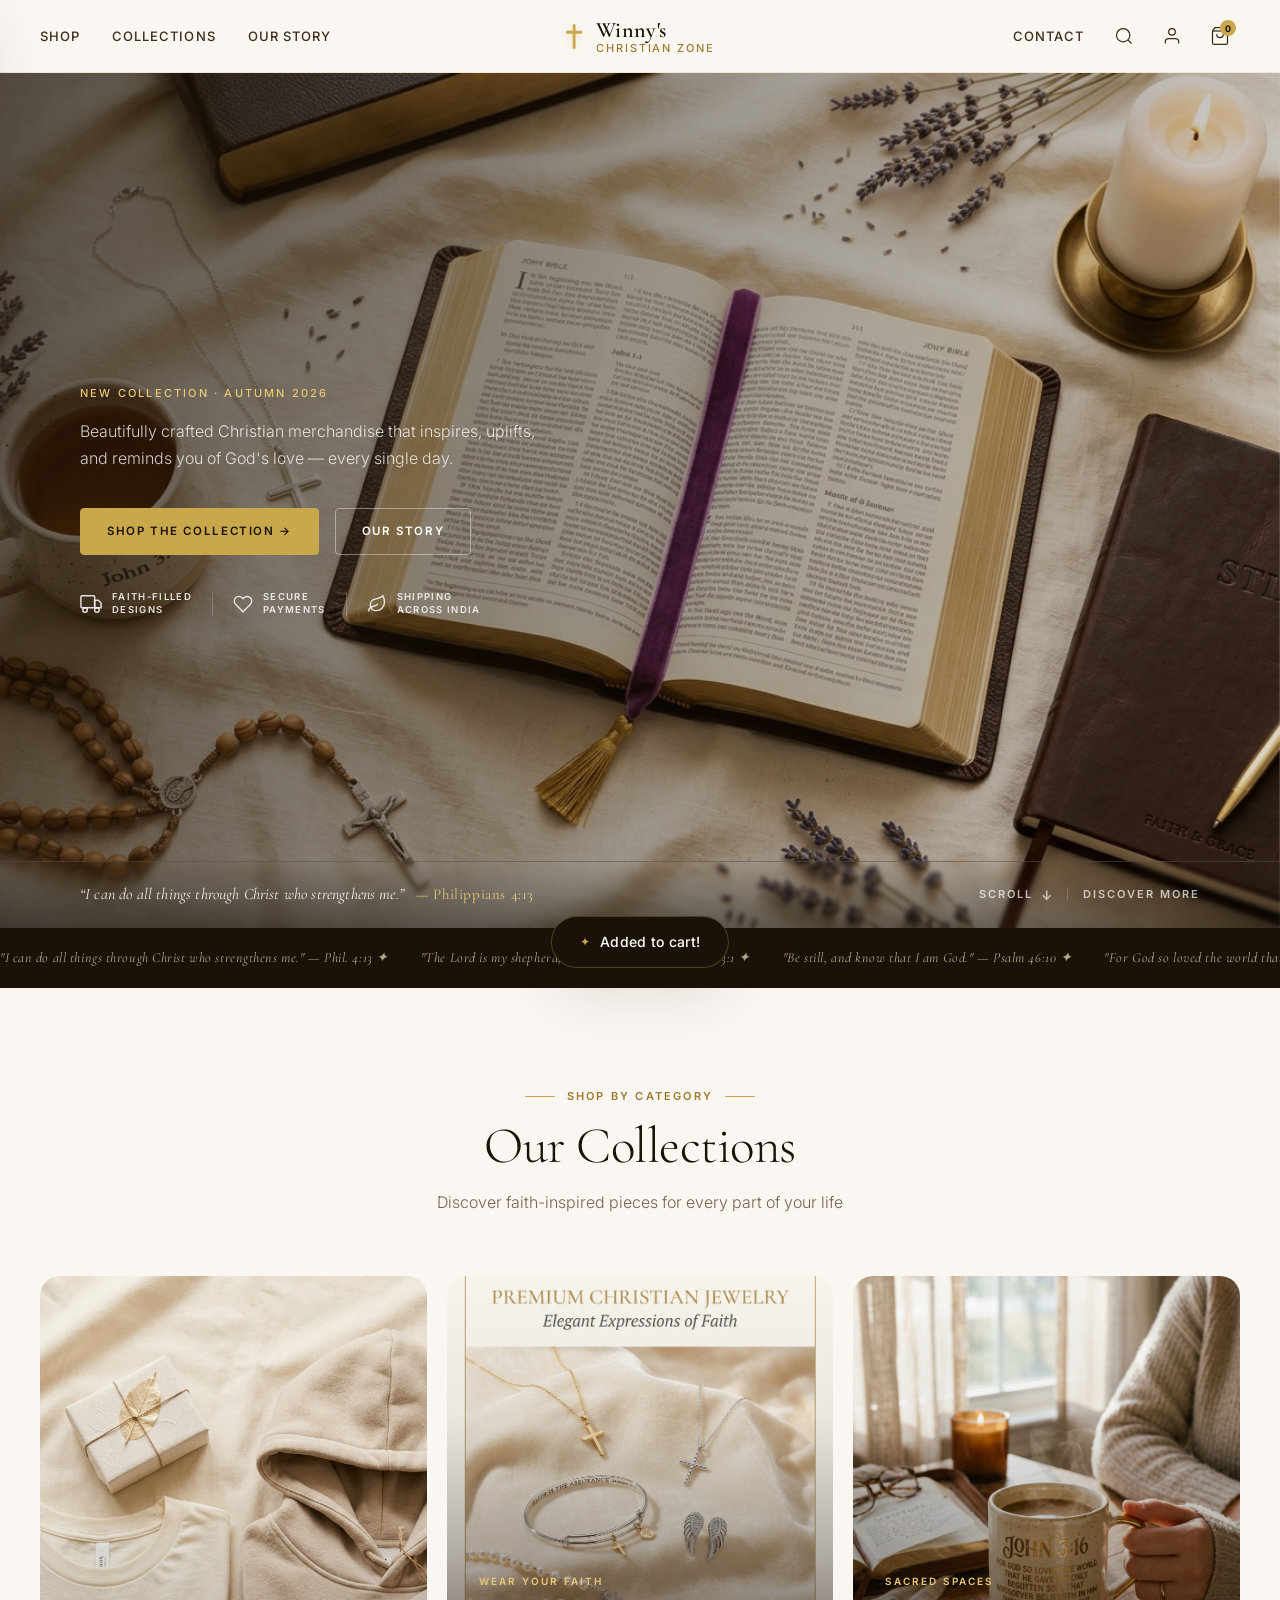
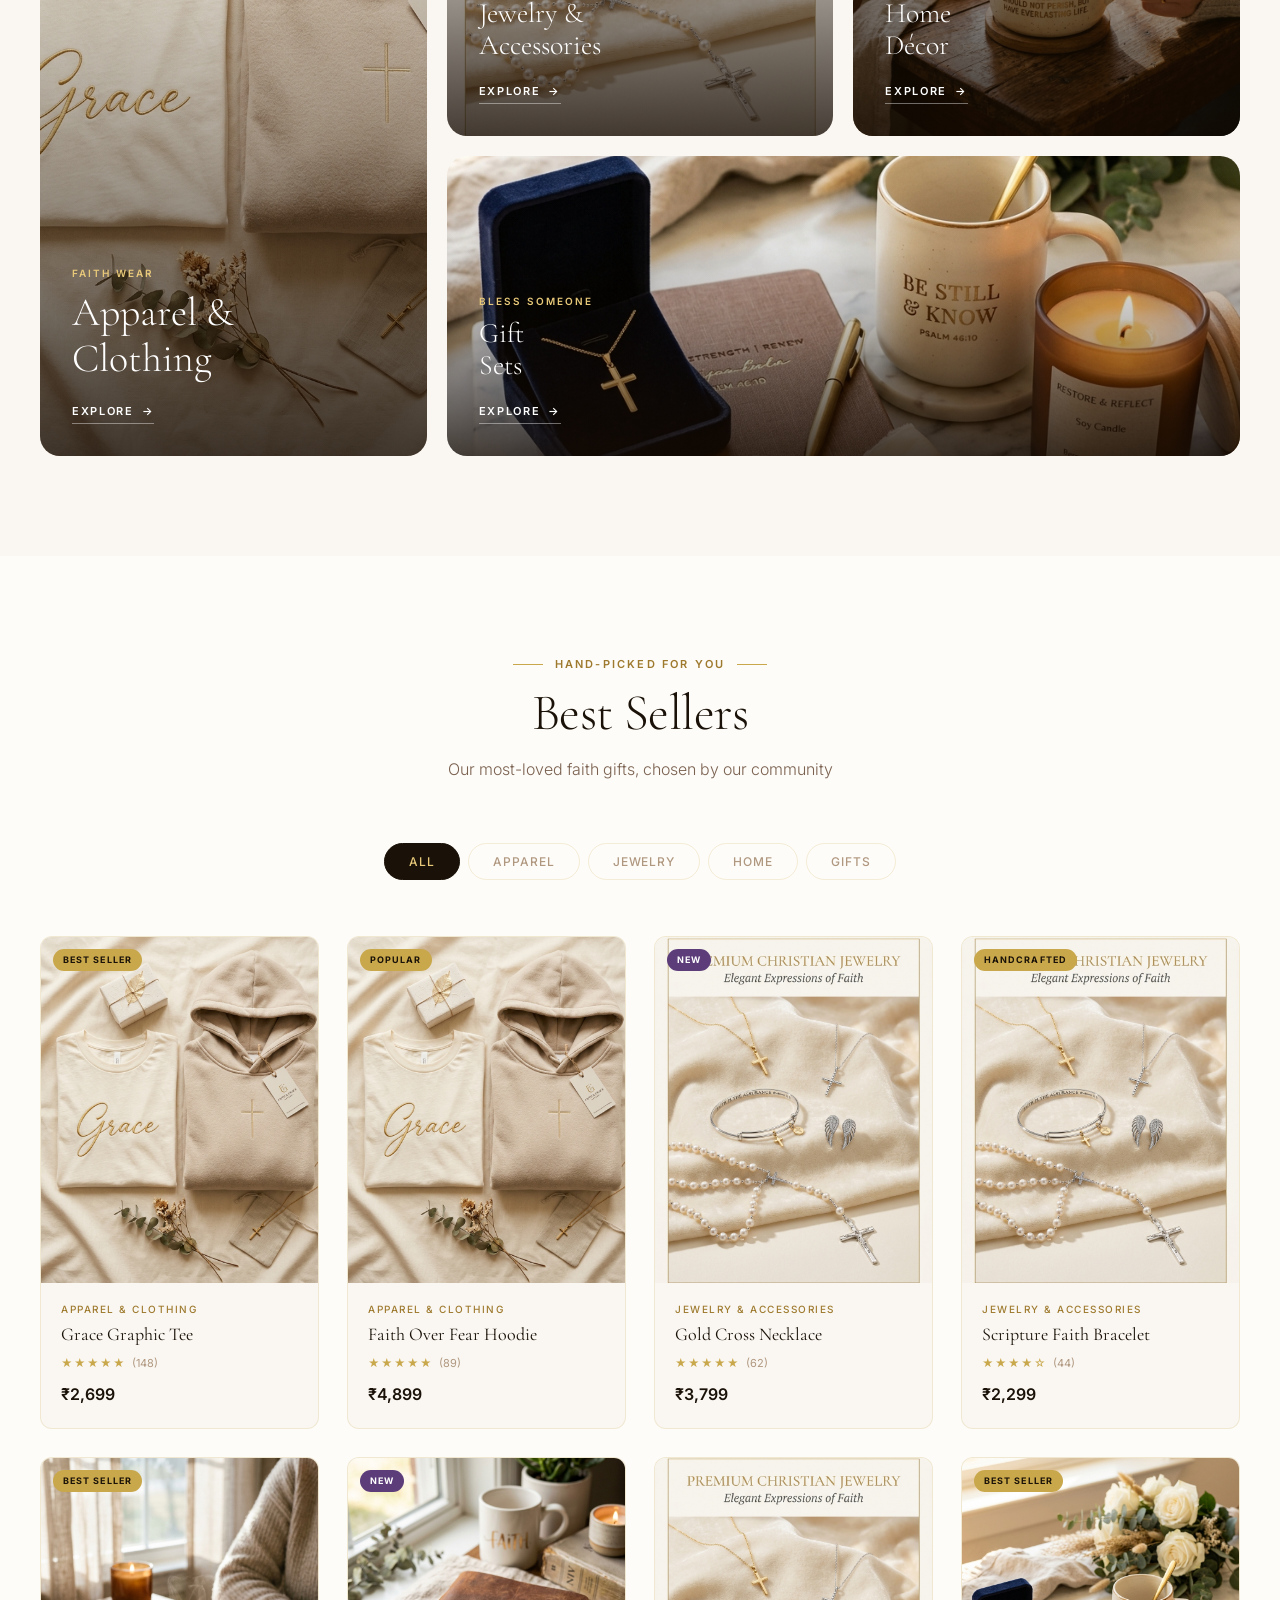
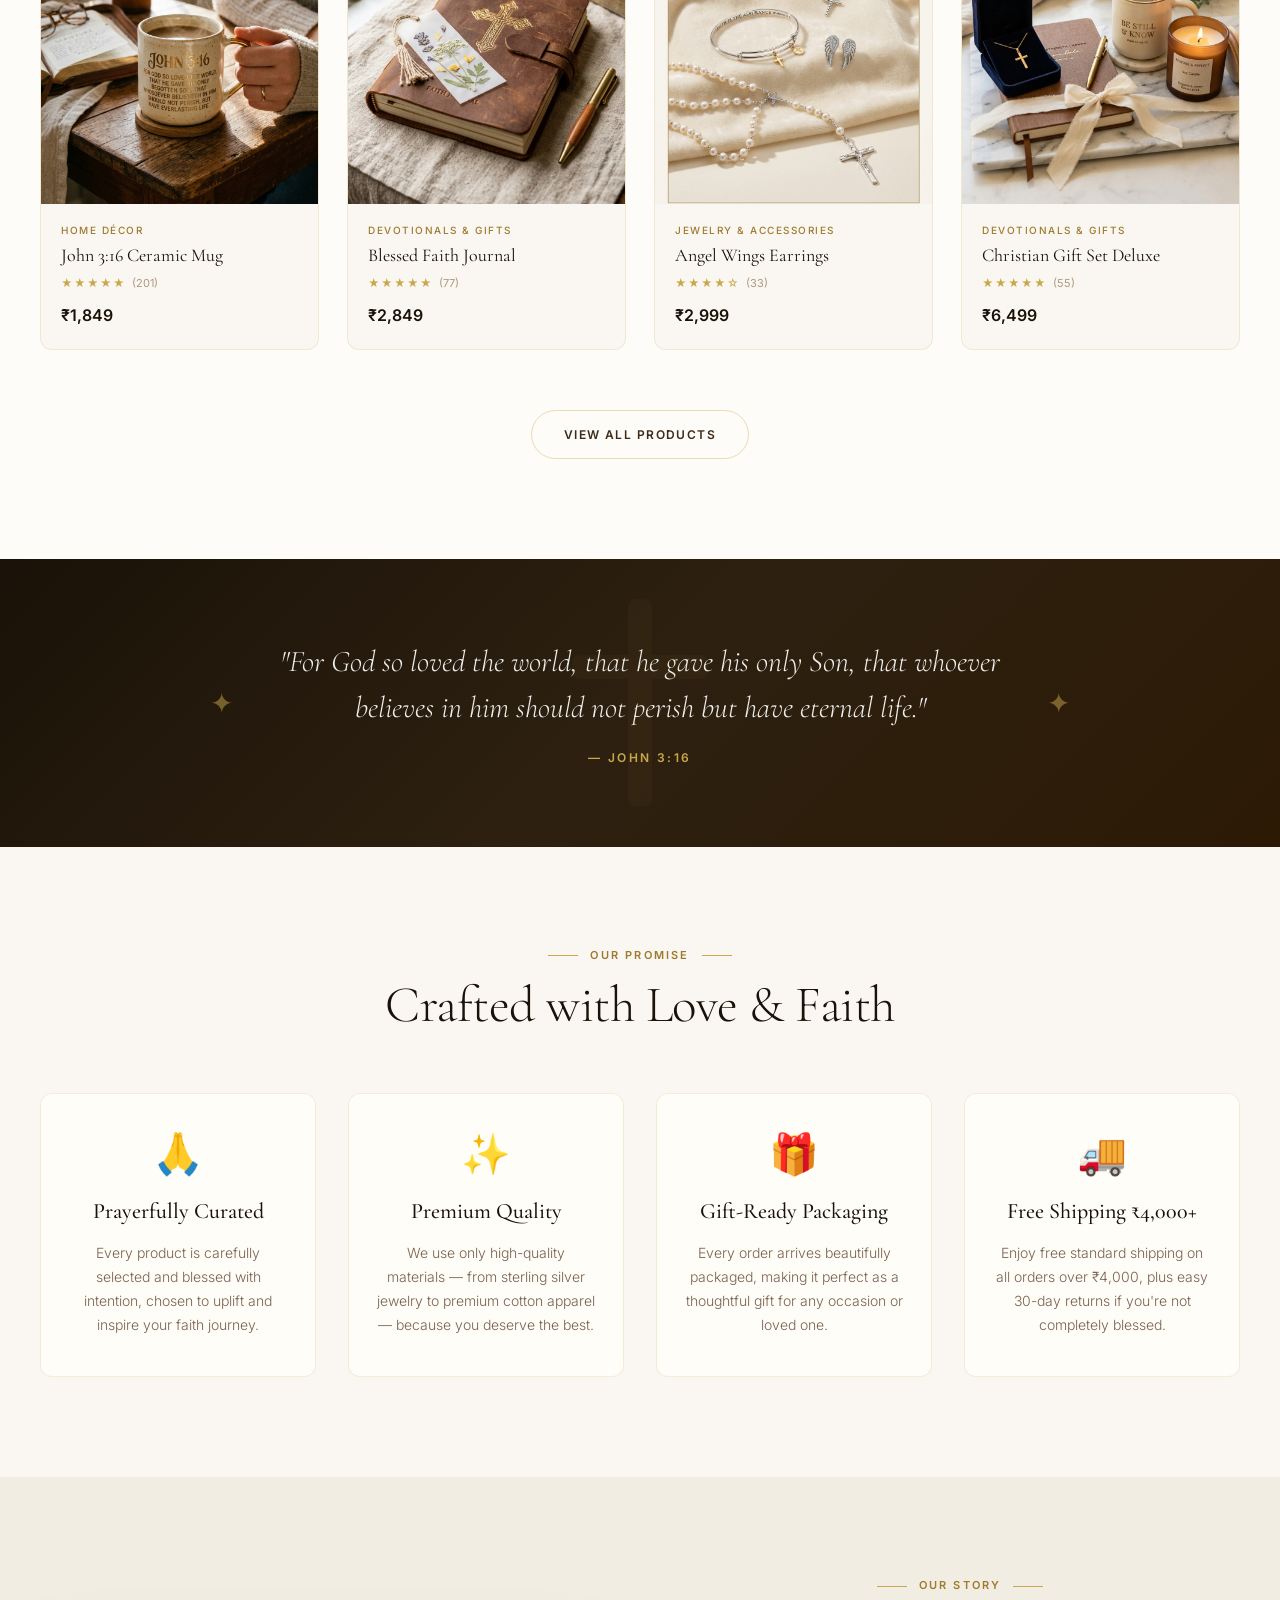
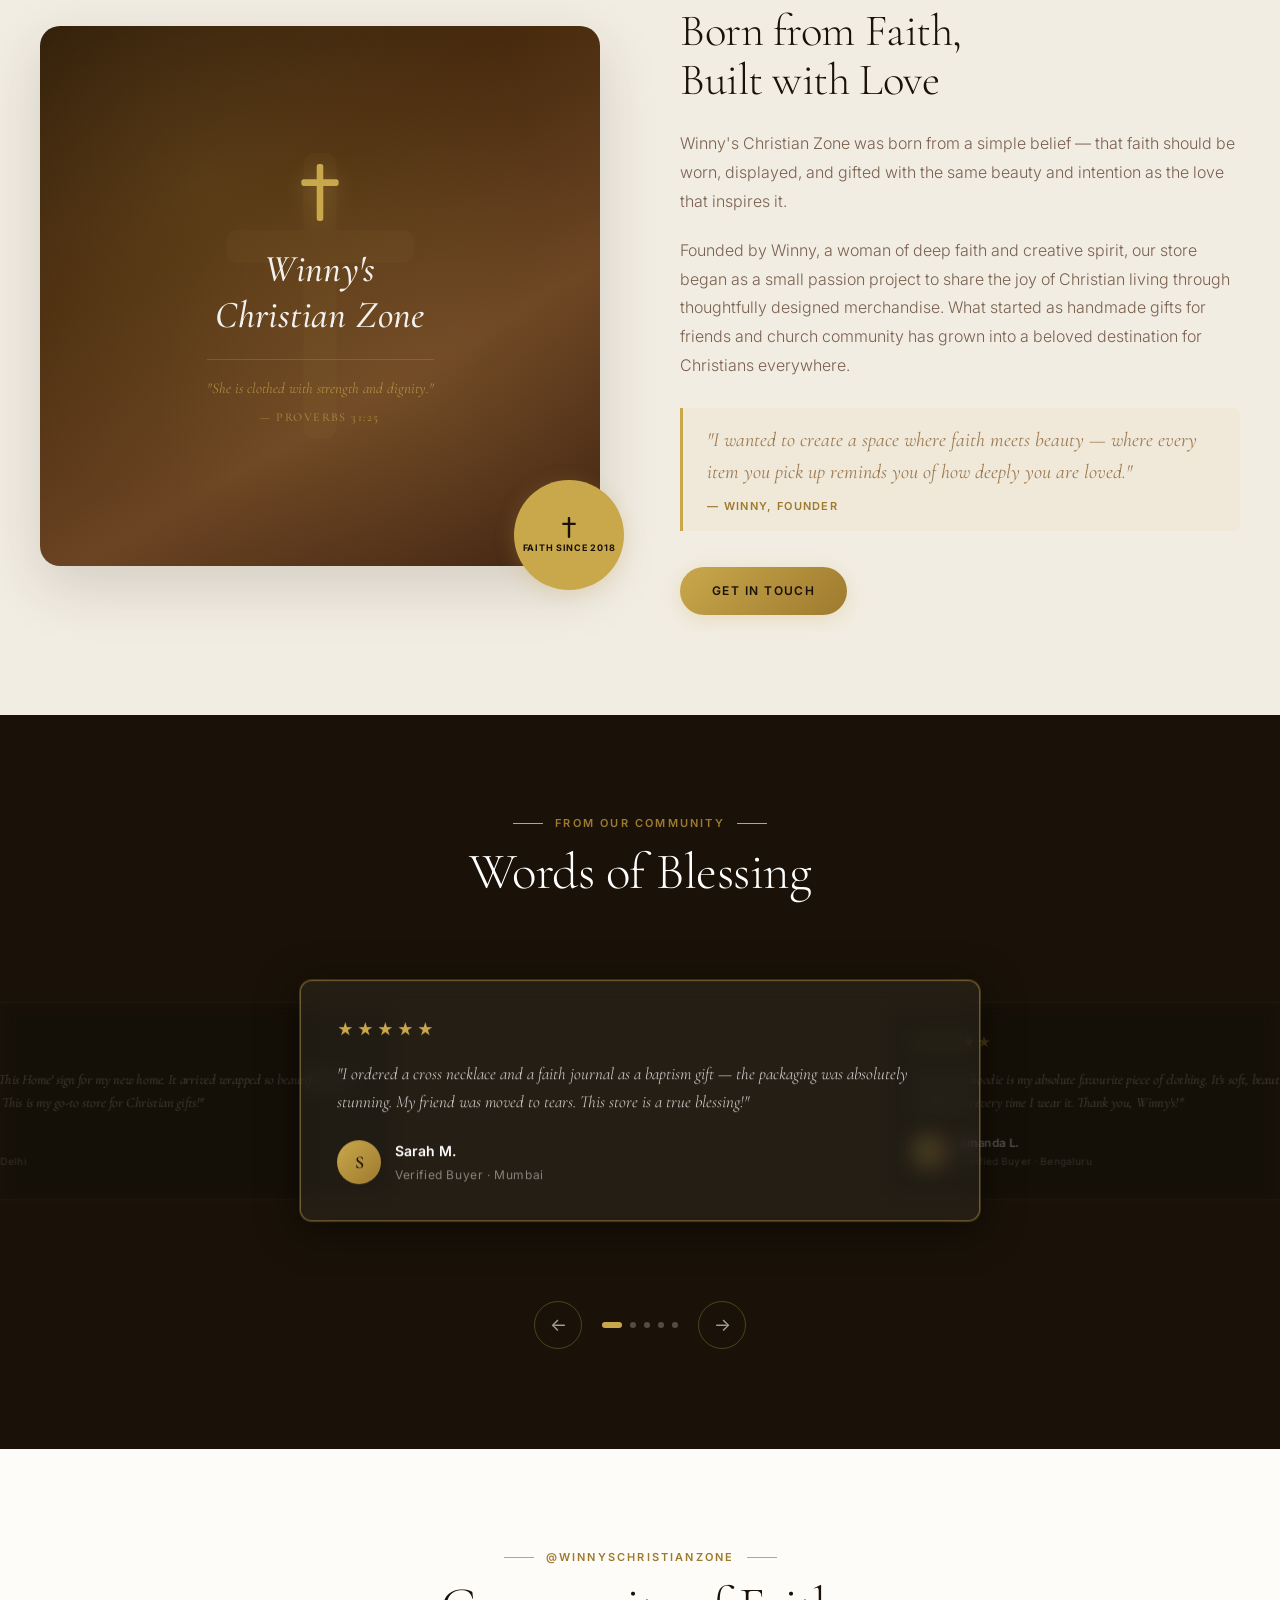
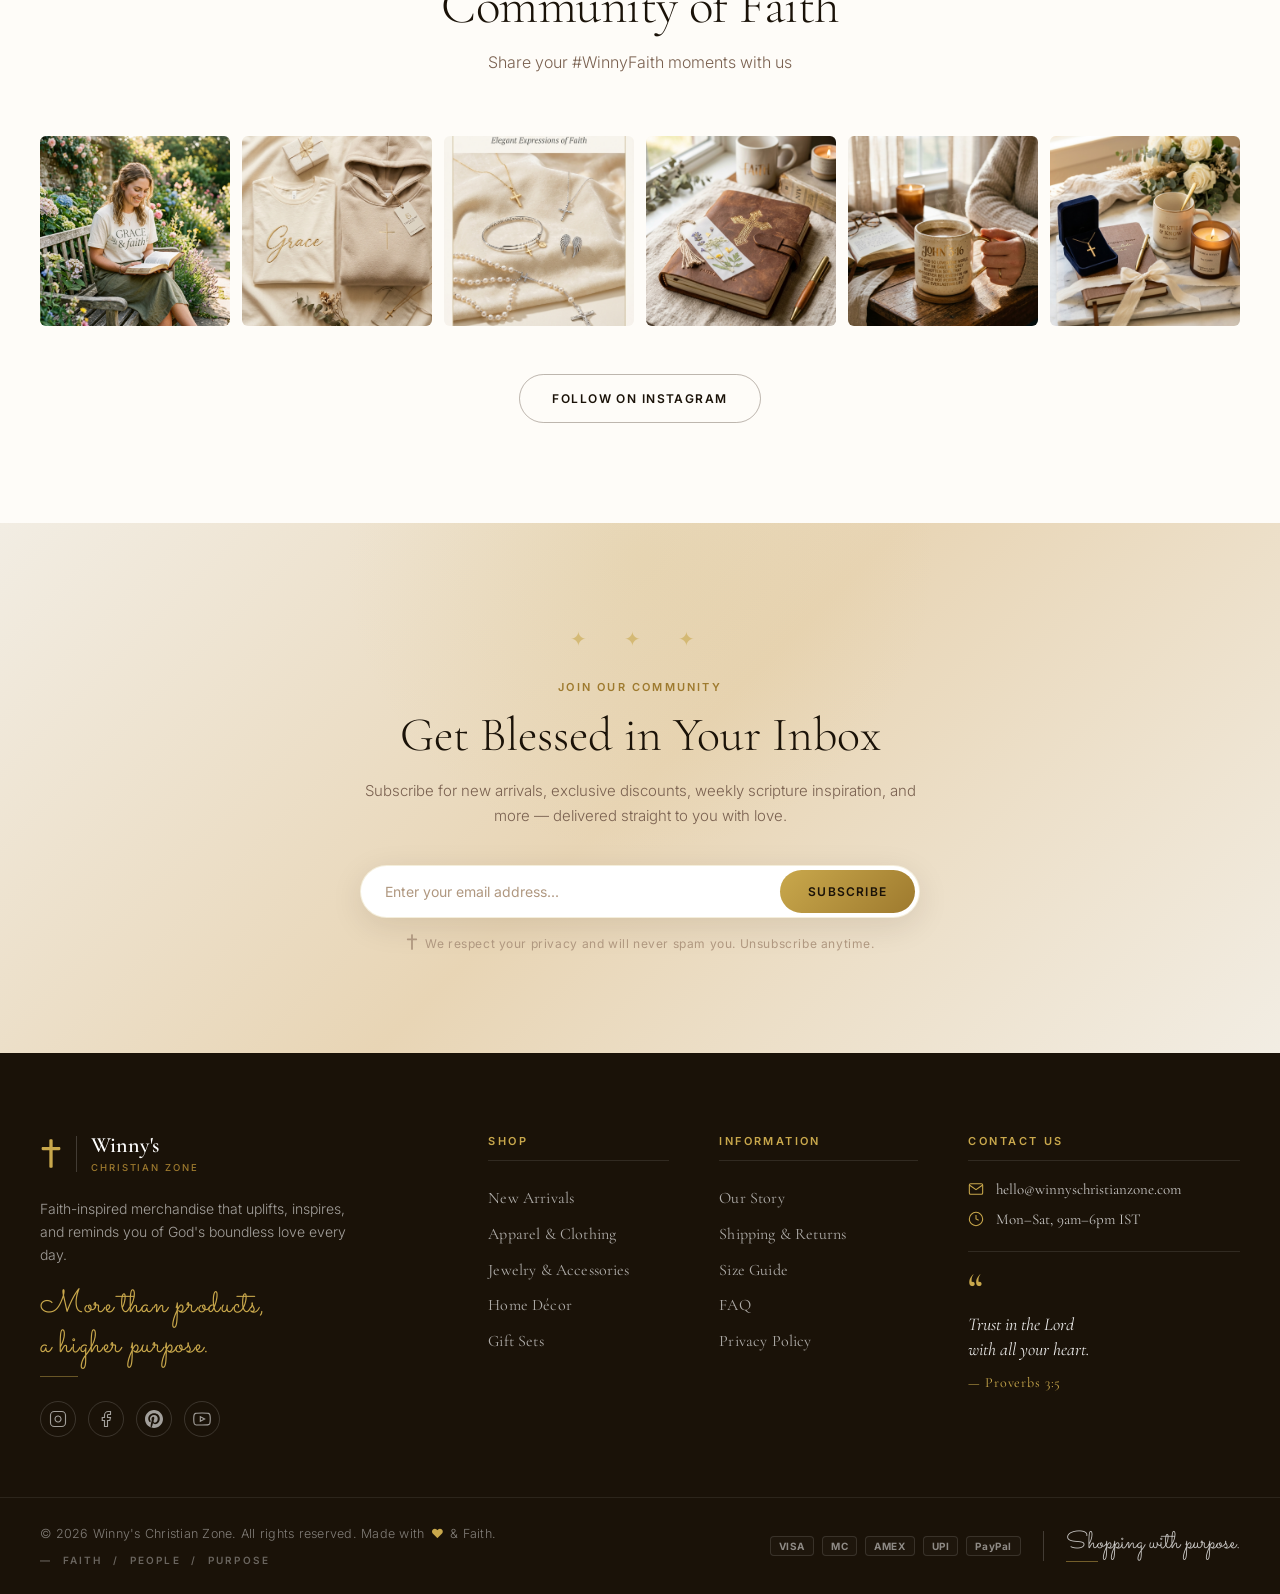
<file: index.html>
<!DOCTYPE html>
<html lang="en">
<head>
  <meta charset="UTF-8" />
  <meta name="viewport" content="width=device-width, initial-scale=1.0" />
  <meta name="description" content="Winny's Christian Zone — Premium faith-inspired merchandise. Discover beautifully crafted Christian apparel, jewelry, home decor, and devotional gifts that celebrate your walk with God." />
  <meta name="keywords" content="Christian merchandise, faith gifts, Christian apparel, cross jewelry, Bible gifts, devotional gifts, Christian store" />
  <title>Winny's Christian Zone | Faith-Inspired Merchandise</title>
  <link rel="preconnect" href="https://fonts.googleapis.com" />
  <link rel="preconnect" href="https://fonts.gstatic.com" crossorigin />
  <link href="https://fonts.googleapis.com/css2?family=Cormorant+Garamond:ital,wght@0,300;0,400;0,500;0,600;0,700;1,300;1,400;1,500&family=Inter:wght@300;400;500;600&family=Sacramento&display=swap" rel="stylesheet" />
  <link rel="stylesheet" href="style.css" />
</head>
<body>
  <!-- Splash Screen -->
  <div id="splash-screen" class="splash-screen" aria-hidden="true">
    <div class="splash-logo">
      <span class="splash-logo-cross"><svg class="cross-icon" viewBox="0 0 20 26" fill="currentColor" xmlns="http://www.w3.org/2000/svg" aria-hidden="true"><path d="M8.5 1C8.5 0.45 8.95 0 9.5 0H10.5C11.05 0 11.5 0.45 11.5 1V7H17.5C18.05 7 18.5 7.45 18.5 8V9C18.5 9.55 18.05 10 17.5 10H11.5V25C11.5 25.55 11.05 26 10.5 26H9.5C8.95 26 8.5 25.55 8.5 25V10H2.5C1.95 10 1.5 9.55 1.5 9V8C1.5 7.45 1.95 7 2.5 7H8.5V1Z"/></svg></span>
      <div class="splash-logo-text">
        <span class="splash-logo-name">Winny's</span>
        <span class="splash-logo-sub">Christian Zone</span>
      </div>
    </div>
  </div>
  <header class="header" id="header">
    <div class="header-inner">
      <button class="mobile-menu-btn" id="mobile-menu-btn" aria-label="Open menu">
        <span></span><span></span><span></span>
      </button>

      <nav class="nav-left">
        <a href="collections.html" class="nav-link has-dropdown" data-dropdown="shop" id="nav-shop">Shop</a>
        <a href="collections.html" class="nav-link">Collections</a>
        <a href="#about" class="nav-link">Our Story</a>
      </nav>

      <a href="index.html" class="logo" id="logo">
        <span class="logo-cross"><svg class="cross-icon" viewBox="0 0 20 26" fill="currentColor" xmlns="http://www.w3.org/2000/svg" aria-hidden="true"><path d="M8.5 1C8.5 0.45 8.95 0 9.5 0H10.5C11.05 0 11.5 0.45 11.5 1V7H17.5C18.05 7 18.5 7.45 18.5 8V9C18.5 9.55 18.05 10 17.5 10H11.5V25C11.5 25.55 11.05 26 10.5 26H9.5C8.95 26 8.5 25.55 8.5 25V10H2.5C1.95 10 1.5 9.55 1.5 9V8C1.5 7.45 1.95 7 2.5 7H8.5V1Z"/></svg></span>
        <div class="logo-text">
          <span class="logo-name">Winny's</span>
          <span class="logo-sub">Christian Zone</span>
        </div>
      </a>

      <nav class="nav-right">
        <a href="#contact" class="nav-link">Contact</a>
      </nav>

      <div class="header-actions">
        <button class="icon-btn" aria-label="Search" id="search-btn">
          <svg width="20" height="20" viewBox="0 0 24 24" fill="none" stroke="currentColor" stroke-width="1.5"><circle cx="11" cy="11" r="8"/><path d="m21 21-4.35-4.35"/></svg>
        </button>
        <button class="icon-btn" aria-label="Account" id="account-btn">
          <svg width="20" height="20" viewBox="0 0 24 24" fill="none" stroke="currentColor" stroke-width="1.5"><path d="M20 21v-2a4 4 0 0 0-4-4H8a4 4 0 0 0-4 4v2"/><circle cx="12" cy="7" r="4"/></svg>
        </button>
        <a href="cart.html" class="icon-btn cart-btn" aria-label="Cart" id="cart-btn">
          <svg width="20" height="20" viewBox="0 0 24 24" fill="none" stroke="currentColor" stroke-width="1.5"><path d="M6 2 3 6v14a2 2 0 0 0 2 2h14a2 2 0 0 0 2-2V6l-3-4z"/><line x1="3" y1="6" x2="21" y2="6"/><path d="M16 10a4 4 0 0 1-8 0"/></svg>
          <span class="cart-count" id="cart-count">0</span>
        </a>
      </div>
    </div>

    <!-- Dropdown Menu -->
    <div class="dropdown-menu" id="dropdown-shop">
      <div class="dropdown-inner">
        <div class="dropdown-col">
          <h4>Shop by Category</h4>
          <a href="collections.html?category=apparel">Apparel &amp; Clothing</a>
          <a href="collections.html?category=jewelry">Jewelry &amp; Accessories</a>
          <a href="collections.html?category=home">Home D&eacute;cor</a>
          <a href="collections.html?category=gifts">Books &amp; Devotionals</a>
          <a href="collections.html?category=gifts">Gift Sets</a>
        </div>
        <div class="dropdown-col">
          <h4>Shop by Occasion</h4>
          <a href="collections.html">Christmas Gifts</a>
          <a href="collections.html">Easter Collection</a>
          <a href="collections.html">Baptism &amp; Confirmation</a>
          <a href="collections.html">Wedding Blessings</a>
          <a href="collections.html">Sympathy &amp; Prayer</a>
        </div>
        <div class="dropdown-col">
          <h4>Popular Right Now</h4>
          <a href="collections.html?sort=new">&#10022; New Arrivals</a>
          <a href="collections.html?sort=best">Best Sellers</a>
          <a href="collections.html?search=mug">Scripture Mugs</a>
          <a href="collections.html?search=journal">Faith Journals</a>
          <a href="collections.html?search=cross">Cross Necklaces</a>
        </div>
      </div>
    </div>
  </header>

  <!-- Mobile Nav -->
  <nav class="mobile-nav" id="mobile-nav">
    <button class="mobile-nav-close" id="mobile-nav-close">&#10005;</button>
    <div class="mobile-nav-logo">
      <svg class="cross-icon" viewBox="0 0 20 26" fill="currentColor" xmlns="http://www.w3.org/2000/svg" aria-hidden="true"><path d="M8.5 1C8.5 0.45 8.95 0 9.5 0H10.5C11.05 0 11.5 0.45 11.5 1V7H17.5C18.05 7 18.5 7.45 18.5 8V9C18.5 9.55 18.05 10 17.5 10H11.5V25C11.5 25.55 11.05 26 10.5 26H9.5C8.95 26 8.5 25.55 8.5 25V10H2.5C1.95 10 1.5 9.55 1.5 9V8C1.5 7.45 1.95 7 2.5 7H8.5V1Z"/></svg>
      <span>Winny's Christian Zone</span>
    </div>
    <a href="collections.html" class="mobile-nav-link">Shop All</a>
    <a href="collections.html?category=apparel" class="mobile-nav-link">Apparel</a>
    <a href="collections.html?category=jewelry" class="mobile-nav-link">Jewelry</a>
    <a href="collections.html?category=home" class="mobile-nav-link">Home D&eacute;cor</a>
    <a href="collections.html" class="mobile-nav-link">Collections</a>
    <a href="cart.html" class="mobile-nav-link">My Cart</a>
    <a href="#about" class="mobile-nav-link">Our Story</a>
    <a href="#contact" class="mobile-nav-link">Contact</a>
  </nav>
  <div class="mobile-nav-overlay" id="mobile-nav-overlay"></div>

  <!-- Search Overlay -->
  <div class="search-overlay" id="search-overlay">
    <button class="search-close" id="search-close">&#10005;</button>
    <div class="search-inner">
      <p class="search-label">What are you looking for?</p>
      <div class="search-input-wrap">
        <input type="text" class="search-input" placeholder="Search for faith, grace, love..." id="search-input" />
        <button class="search-submit" id="search-submit-btn">
          <svg width="22" height="22" viewBox="0 0 24 24" fill="none" stroke="currentColor" stroke-width="1.5"><circle cx="11" cy="11" r="8"/><path d="m21 21-4.35-4.35"/></svg>
        </button>
      </div>
      <div class="search-suggestions">
        <span>Popular:</span>
        <button class="search-tag">Cross Necklace</button>
        <button class="search-tag">Faith Journal</button>
        <button class="search-tag">Scripture Mug</button>
        <button class="search-tag">Grace Tee</button>
      </div>
    </div>
  </div>

  <main>
    <!-- Hero Section -->
    <section class="hero" id="hero">
      <div class="hero-image-wrap">
        <img src="images/hero_banner.jpg" alt="Christian merchandise flatlay with Bible, cross necklace, and devotional items" class="hero-image" loading="eager" />
        <div class="hero-overlay"></div>
      </div>
      <div class="hero-content">
        <p class="hero-eyebrow">New Collection &middot; Autumn 2026</p>
        <p class="hero-subtitle">Beautifully crafted Christian merchandise that inspires, uplifts, and reminds you of God's love &mdash; every single day.</p>
        <div class="hero-actions">
          <a href="collections.html" class="btn btn-primary" id="hero-shop-btn">SHOP THE COLLECTION &rarr;</a>
          <a href="#about" class="btn btn-ghost" id="hero-story-btn">OUR STORY</a>
        </div>

        <!-- Trust Features Strip -->
        <div class="hero-trust">
          <div class="hero-trust-item">
            <svg width="22" height="22" viewBox="0 0 24 24" fill="none" stroke="currentColor" stroke-width="1.6"><rect x="1" y="3" width="15" height="13" rx="1"/><polygon points="16 8 20 8 23 11 23 16 16 16 8"/><circle cx="5.5" cy="18.5" r="2.5"/><circle cx="18.5" cy="18.5" r="2.5"/></svg>
            <div class="hero-trust-text">
              <span>FAITH-FILLED</span>
              <span>DESIGNS</span>
            </div>
          </div>
          <div class="hero-trust-divider"></div>
          <div class="hero-trust-item">
            <svg width="20" height="20" viewBox="0 0 24 24" fill="none" stroke="currentColor" stroke-width="1.6"><path d="M20.84 4.61a5.5 5.5 0 0 0-7.78 0L12 5.67l-1.06-1.06a5.5 5.5 0 0 0-7.78 7.78l1.06 1.06L12 21.23l7.78-7.78 1.06-1.06a5.5 5.5 0 0 0 0-7.78z"/></svg>
            <div class="hero-trust-text">
              <span>SECURE</span>
              <span>PAYMENTS</span>
            </div>
          </div>
          <div class="hero-trust-divider"></div>
          <div class="hero-trust-item">
            <svg width="20" height="20" viewBox="0 0 24 24" fill="none" stroke="currentColor" stroke-width="1.6"><path d="M11 20A7 7 0 0 1 9.8 6.1C15.5 5 17 4.48 19 2c1 2 2 4.18 2 8 0 5.5-4.78 10-10 10Z"/><path d="M2 21c0-3 1.85-5.36 5.08-6C9.5 14.52 12 13 13 12"/></svg>
            <div class="hero-trust-text">
              <span>SHIPPING</span>
              <span>ACROSS INDIA</span>
            </div>
          </div>
        </div>

      </div>

      <!-- Hero Bottom Bar -->
      <div class="hero-bottom-bar">
        <div class="hero-bottom-verse">
          <em>&ldquo;I can do all things through Christ who strengthens me.&rdquo;</em>
          <span class="hero-bottom-ref">&mdash; Philippians 4:13</span>
        </div>
        <a href="collections.html" class="hero-bottom-scroll" id="hero-scroll-btn">
          <span>SCROLL</span>
          <span class="hero-scroll-arrow">&darr;</span>
          <span class="hero-scroll-vbar">|</span>
          <span>DISCOVER MORE</span>
        </a>
      </div>
    </section>

    <!-- Marquee / Scrolling Banner -->
    <div class="marquee-section">
      <div class="marquee-track">
        <div class="marquee-content">
          <span>"I can do all things through Christ who strengthens me." &mdash; Phil. 4:13 &#10022;</span>
          <span>"The Lord is my shepherd; I shall not want." &mdash; Psalm 23:1 &#10022;</span>
          <span>"Be still, and know that I am God." &mdash; Psalm 46:10 &#10022;</span>
          <span>"For God so loved the world that He gave His only Son." &mdash; John 3:16 &#10022;</span>
          <span>"Trust in the Lord with all your heart." &mdash; Proverbs 3:5 &#10022;</span>
          <span>"She is clothed with strength and dignity." &mdash; Proverbs 31:25 &#10022;</span>
          <span>"I can do all things through Christ who strengthens me." &mdash; Phil. 4:13 &#10022;</span>
          <span>"The Lord is my shepherd; I shall not want." &mdash; Psalm 23:1 &#10022;</span>
          <span>"Be still, and know that I am God." &mdash; Psalm 46:10 &#10022;</span>
          <span>"For God so loved the world that He gave His only Son." &mdash; John 3:16 &#10022;</span>
          <span>"Trust in the Lord with all your heart." &mdash; Proverbs 3:5 &#10022;</span>
          <span>"She is clothed with strength and dignity." &mdash; Proverbs 31:25 &#10022;</span>
        </div>
      </div>
    </div>

    <!-- Collections Section -->
    <section class="collections" id="collections">
      <div class="container">
        <div class="section-header">
          <p class="section-eyebrow">Shop by Category</p>
          <h2 class="section-title">Our Collections</h2>
          <p class="section-desc">Discover faith-inspired pieces for every part of your life</p>
        </div>
        <div class="collections-grid">
          <div class="collection-card large">
            <div class="collection-image-wrap">
              <img src="images/category_apparel.jpg" alt="Christian Apparel" class="collection-image" loading="lazy" />
              <div class="collection-overlay"></div>
            </div>
            <div class="collection-content">
              <p class="collection-tag">Faith Wear</p>
              <h3 class="collection-name">Apparel &amp;<br/>Clothing</h3>
              <a href="collections.html?category=apparel" class="collection-link" id="coll-apparel">Explore <span>&rarr;</span></a>
            </div>
          </div>

          <div class="collection-card">
            <div class="collection-image-wrap">
              <img src="images/category_jewelry.jpg" alt="Christian Jewelry" class="collection-image" loading="lazy" />
              <div class="collection-overlay"></div>
            </div>
            <div class="collection-content">
              <p class="collection-tag">Wear Your Faith</p>
              <h3 class="collection-name">Jewelry &amp;<br/>Accessories</h3>
              <a href="collections.html?category=jewelry" class="collection-link" id="coll-jewelry">Explore <span>&rarr;</span></a>
            </div>
          </div>

          <div class="collection-card">
            <div class="collection-image-wrap">
              <img src="images/product_mug.jpg" alt="Christian Home Decor" class="collection-image" loading="lazy" />
              <div class="collection-overlay"></div>
            </div>
            <div class="collection-content">
              <p class="collection-tag">Sacred Spaces</p>
              <h3 class="collection-name">Home<br/>D&eacute;cor</h3>
              <a href="collections.html?category=home" class="collection-link" id="coll-homedecor">Explore <span>&rarr;</span></a>
            </div>
          </div>

          <div class="collection-card">
            <div class="collection-image-wrap">
              <img src="images/product_giftset.jpg" alt="Christian Gift Sets" class="collection-image" loading="lazy" />
              <div class="collection-overlay"></div>
            </div>
            <div class="collection-content">
              <p class="collection-tag">Bless Someone</p>
              <h3 class="collection-name">Gift<br/>Sets</h3>
              <a href="collections.html?category=gifts" class="collection-link" id="coll-gifts">Explore <span>&rarr;</span></a>
            </div>
          </div>
        </div>
      </div>
    </section>

    <!-- Featured Products -->
    <section class="featured-products" id="featured">
      <div class="container">
        <div class="section-header">
          <p class="section-eyebrow">Hand-Picked for You</p>
          <h2 class="section-title">Best Sellers</h2>
          <p class="section-desc">Our most-loved faith gifts, chosen by our community</p>
        </div>
        <div class="tabs-row">
          <button class="tab-btn active" data-tab="all" id="tab-all">All</button>
          <button class="tab-btn" data-tab="apparel" id="tab-apparel">Apparel</button>
          <button class="tab-btn" data-tab="jewelry" id="tab-jewelry">Jewelry</button>
          <button class="tab-btn" data-tab="home" id="tab-home">Home</button>
          <button class="tab-btn" data-tab="gifts" id="tab-gifts">Gifts</button>
        </div>

        <div class="products-grid" id="products-grid">
          <!-- Products are injected by JS -->
        </div>

        <div class="section-cta">
          <a href="collections.html" class="btn btn-outline" id="view-all-btn">View All Products</a>
        </div>
      </div>
    </section>

    <!-- Scripture Feature Banner -->
    <section class="scripture-banner">
      <div class="scripture-banner-inner">
        <div class="scripture-decor-left">&#10022;</div>
        <div class="scripture-text-wrap">
          <p class="scripture-quote">"For God so loved the world, that he gave his only Son, that whoever believes in him should not perish but have eternal life."</p>
          <p class="scripture-ref">&mdash; John 3:16</p>
        </div>
        <div class="scripture-decor-right">&#10022;</div>
      </div>
    </section>

    <!-- Why Choose Us -->
    <section class="why-us">
      <div class="container">
        <div class="section-header">
          <p class="section-eyebrow">Our Promise</p>
          <h2 class="section-title">Crafted with Love &amp; Faith</h2>
        </div>
        <div class="features-grid">
          <div class="feature-card">
            <div class="feature-icon">&#128591;</div>
            <h3 class="feature-title">Prayerfully Curated</h3>
            <p class="feature-desc">Every product is carefully selected and blessed with intention, chosen to uplift and inspire your faith journey.</p>
          </div>
          <div class="feature-card">
            <div class="feature-icon">&#10024;</div>
            <h3 class="feature-title">Premium Quality</h3>
            <p class="feature-desc">We use only high-quality materials &mdash; from sterling silver jewelry to premium cotton apparel &mdash; because you deserve the best.</p>
          </div>
          <div class="feature-card">
            <div class="feature-icon">&#127873;</div>
            <h3 class="feature-title">Gift-Ready Packaging</h3>
            <p class="feature-desc">Every order arrives beautifully packaged, making it perfect as a thoughtful gift for any occasion or loved one.</p>
          </div>
          <div class="feature-card">
            <div class="feature-icon">&#128666;</div>
            <h3 class="feature-title">Free Shipping ₹4,000+</h3>
            <p class="feature-desc">Enjoy free standard shipping on all orders over ₹4,000, plus easy 30-day returns if you're not completely blessed.</p>
          </div>
        </div>
      </div>
    </section>

    <!-- About / Story Section -->
    <section class="about-section" id="about">
      <div class="container">
        <div class="about-grid">
          <div class="about-image-side">
            <div class="about-image-frame">
              <div class="about-img-placeholder">
                <div class="about-placeholder-cross">
                  <svg class="cross-icon" viewBox="0 0 20 26" fill="currentColor" xmlns="http://www.w3.org/2000/svg" aria-hidden="true"><path d="M8.5 1C8.5 0.45 8.95 0 9.5 0H10.5C11.05 0 11.5 0.45 11.5 1V7H17.5C18.05 7 18.5 7.45 18.5 8V9C18.5 9.55 18.05 10 17.5 10H11.5V25C11.5 25.55 11.05 26 10.5 26H9.5C8.95 26 8.5 25.55 8.5 25V10H2.5C1.95 10 1.5 9.55 1.5 9V8C1.5 7.45 1.95 7 2.5 7H8.5V1Z"/></svg>
                </div>
                <p class="about-placeholder-name">Winny's<br/>Christian Zone</p>
                <p class="about-placeholder-verse">"She is clothed with strength and dignity."<br/><em>— Proverbs 31:25</em></p>
              </div>
              <div class="about-badge">
                <span class="badge-cross"><svg class="cross-icon" viewBox="0 0 20 26" fill="currentColor" xmlns="http://www.w3.org/2000/svg" aria-hidden="true"><path d="M8.5 1C8.5 0.45 8.95 0 9.5 0H10.5C11.05 0 11.5 0.45 11.5 1V7H17.5C18.05 7 18.5 7.45 18.5 8V9C18.5 9.55 18.05 10 17.5 10H11.5V25C11.5 25.55 11.05 26 10.5 26H9.5C8.95 26 8.5 25.55 8.5 25V10H2.5C1.95 10 1.5 9.55 1.5 9V8C1.5 7.45 1.95 7 2.5 7H8.5V1Z"/></svg></span>
                <span class="badge-text">Faith Since 2018</span>
              </div>
            </div>
          </div>
          <div class="about-content-side">
            <p class="section-eyebrow">Our Story</p>
            <h2 class="about-title">Born from Faith,<br />Built with Love</h2>
            <p class="about-body">Winny's Christian Zone was born from a simple belief &mdash; that faith should be worn, displayed, and gifted with the same beauty and intention as the love that inspires it.</p>
            <p class="about-body">Founded by Winny, a woman of deep faith and creative spirit, our store began as a small passion project to share the joy of Christian living through thoughtfully designed merchandise. What started as handmade gifts for friends and church community has grown into a beloved destination for Christians everywhere.</p>
            <blockquote class="about-quote">
              "I wanted to create a space where faith meets beauty &mdash; where every item you pick up reminds you of how deeply you are loved."
              <cite>&mdash; Winny, Founder</cite>
            </blockquote>
            <a href="#contact" class="btn btn-primary" id="about-learn-more">Get in Touch</a>
          </div>
        </div>
      </div>
    </section>

    <!-- Testimonials -->
    <section class="testimonials">
      <div class="container">
        <div class="section-header">
          <p class="section-eyebrow">From Our Community</p>
          <h2 class="section-title">Words of Blessing</h2>
        </div>
        <div class="testimonials-slider" id="testimonials-slider">
          <div class="testimonials-track" id="testimonials-track">
            <div class="testimonial-card">
              <div class="stars">&#9733;&#9733;&#9733;&#9733;&#9733;</div>
              <p class="testimonial-text">"I ordered a cross necklace and a faith journal as a baptism gift &mdash; the packaging was absolutely stunning. My friend was moved to tears. This store is a true blessing!"</p>
              <div class="testimonial-author">
                <div class="author-avatar">S</div>
                <div class="author-info">
                  <strong>Sarah M.</strong>
                  <span>Verified Buyer &middot; Mumbai</span>
                </div>
              </div>
            </div>
            <div class="testimonial-card">
              <div class="stars">&#9733;&#9733;&#9733;&#9733;&#9733;</div>
              <p class="testimonial-text">"The Grace hoodie is my absolute favourite piece of clothing. It's soft, beautiful, and I get compliments every time I wear it. Thank you, Winny's!"</p>
              <div class="testimonial-author">
                <div class="author-avatar">A</div>
                <div class="author-info">
                  <strong>Amanda L.</strong>
                  <span>Verified Buyer &middot; Bengaluru</span>
                </div>
              </div>
            </div>
            <div class="testimonial-card">
              <div class="stars">&#9733;&#9733;&#9733;&#9733;&#9733;</div>
              <p class="testimonial-text">"The quality of everything I've ordered is exceptional. The Scripture mugs are beautiful and my morning devotions feel so much more special now. Highly recommend!"</p>
              <div class="testimonial-author">
                <div class="author-avatar">R</div>
                <div class="author-info">
                  <strong>Rebecca T.</strong>
                  <span>Verified Buyer &middot; Chennai</span>
                </div>
              </div>
            </div>
            <div class="testimonial-card">
              <div class="stars">&#9733;&#9733;&#9733;&#9733;&#9733;</div>
              <p class="testimonial-text">"I've been shopping here for 2 years and gifted from here so many times. Every single person is blessed beyond what they expected. Customer service is excellent too!"</p>
              <div class="testimonial-author">
                <div class="author-avatar">D</div>
                <div class="author-info">
                  <strong>Diana F.</strong>
                  <span>Verified Buyer &middot; Hyderabad</span>
                </div>
              </div>
            </div>
            <div class="testimonial-card">
              <div class="stars">&#9733;&#9733;&#9733;&#9733;&#9733;</div>
              <p class="testimonial-text">"Got a personalised 'Bless This Home' sign for my new home. It arrived wrapped so beautifully and the quality blew me away. This is my go-to store for Christian gifts!"</p>
              <div class="testimonial-author">
                <div class="author-avatar">P</div>
                <div class="author-info">
                  <strong>Patricia K.</strong>
                  <span>Verified Buyer &middot; Delhi</span>
                </div>
              </div>
            </div>
          </div>
        </div>
        <div class="slider-controls">
          <button class="slider-btn prev-btn" id="prev-btn" aria-label="Previous testimonial">&larr;</button>
          <div class="slider-dots" id="slider-dots"></div>
          <button class="slider-btn next-btn" id="next-btn" aria-label="Next testimonial">&rarr;</button>
        </div>
      </div>
    </section>

    <!-- Instagram / Social -->
    <section class="social-section">
      <div class="container">
        <div class="section-header">
          <p class="section-eyebrow">@winnyschristianzone</p>
          <h2 class="section-title">Community of Faith</h2>
          <p class="section-desc">Share your #WinnyFaith moments with us</p>
        </div>
        <div class="social-grid">
          <div class="social-item" style="--delay: 0s">
            <div class="social-image-wrap">
              <img src="images/social_faith_tee.jpg" alt="Community faith moment" class="social-image" loading="lazy" />
              <div class="social-hover"><span>&#9825; 241</span></div>
            </div>
          </div>
          <div class="social-item" style="--delay: 0.1s">
            <div class="social-image-wrap">
              <img src="images/category_apparel.jpg" alt="Community faith moment" class="social-image" loading="lazy" />
              <div class="social-hover"><span>&#9825; 189</span></div>
            </div>
          </div>
          <div class="social-item" style="--delay: 0.2s">
            <div class="social-image-wrap">
              <img src="images/category_jewelry.jpg" alt="Community faith moment" class="social-image" loading="lazy" />
              <div class="social-hover"><span>&#9825; 312</span></div>
            </div>
          </div>
          <div class="social-item" style="--delay: 0.3s">
            <div class="social-image-wrap">
              <img src="images/product_journal.jpg" alt="Community faith moment" class="social-image" loading="lazy" />
              <div class="social-hover"><span>&#9825; 275</span></div>
            </div>
          </div>
          <div class="social-item" style="--delay: 0.4s">
            <div class="social-image-wrap">
              <img src="images/product_mug.jpg" alt="Community faith moment" class="social-image" loading="lazy" />
              <div class="social-hover"><span>&#9825; 198</span></div>
            </div>
          </div>
          <div class="social-item" style="--delay: 0.5s">
            <div class="social-image-wrap">
              <img src="images/product_giftset.jpg" alt="Community faith moment" class="social-image" loading="lazy" />
              <div class="social-hover"><span>&#9825; 354</span></div>
            </div>
          </div>
        </div>
        <div class="social-follow">
          <a href="https://instagram.com/winnyschristianzone" target="_blank" rel="noopener noreferrer" class="btn btn-outline-dark" id="instagram-link">Follow on Instagram</a>
        </div>
      </div>
    </section>

    <!-- Newsletter -->
    <section class="newsletter" id="newsletter">
      <div class="newsletter-inner">
        <div class="newsletter-decor">&#10022; &#10022; &#10022;</div>
        <p class="newsletter-eyebrow">Join Our Community</p>
        <h2 class="newsletter-title">Get Blessed in Your Inbox</h2>
        <p class="newsletter-desc">Subscribe for new arrivals, exclusive discounts, weekly scripture inspiration, and more &mdash; delivered straight to you with love.</p>
        <form class="newsletter-form" id="newsletter-form">
          <div class="newsletter-input-wrap">
            <input type="email" class="newsletter-input" placeholder="Enter your email address..." id="newsletter-email" required />
            <button type="submit" class="newsletter-btn" id="newsletter-submit">Subscribe</button>
          </div>
          <p class="newsletter-note"><svg class="cross-icon inline-cross" viewBox="0 0 20 26" fill="currentColor" xmlns="http://www.w3.org/2000/svg" aria-hidden="true"><path d="M8.5 1C8.5 0.45 8.95 0 9.5 0H10.5C11.05 0 11.5 0.45 11.5 1V7H17.5C18.05 7 18.5 7.45 18.5 8V9C18.5 9.55 18.05 10 17.5 10H11.5V25C11.5 25.55 11.05 26 10.5 26H9.5C8.95 26 8.5 25.55 8.5 25V10H2.5C1.95 10 1.5 9.55 1.5 9V8C1.5 7.45 1.95 7 2.5 7H8.5V1Z"/></svg> We respect your privacy and will never spam you. Unsubscribe anytime.</p>
        </form>
        <div class="newsletter-success" id="newsletter-success">
          <span class="success-icon">&#10022;</span>
          <p>You're in! Welcome to the Winny's family. Check your inbox for a welcome blessing! &#128591;</p>
        </div>
      </div>
    </section>
  </main>

  <!-- Footer -->
  <footer class="footer" id="contact">
    <div class="footer-top">
      <div class="container">
        <div class="footer-grid">

          <!-- Brand Column -->
          <div class="footer-brand">
            <a href="index.html" class="footer-logo" id="footer-logo">
              <span class="footer-logo-cross"><svg class="cross-icon" viewBox="0 0 20 26" fill="currentColor" xmlns="http://www.w3.org/2000/svg" aria-hidden="true"><path d="M8.5 1C8.5 0.45 8.95 0 9.5 0H10.5C11.05 0 11.5 0.45 11.5 1V7H17.5C18.05 7 18.5 7.45 18.5 8V9C18.5 9.55 18.05 10 17.5 10H11.5V25C11.5 25.55 11.05 26 10.5 26H9.5C8.95 26 8.5 25.55 8.5 25V10H2.5C1.95 10 1.5 9.55 1.5 9V8C1.5 7.45 1.95 7 2.5 7H8.5V1Z"/></svg></span>
              <span class="footer-logo-vbar"></span>
              <div class="footer-logo-texts">
                <span class="footer-logo-name">Winny's</span>
                <span class="footer-logo-sub">Christian Zone</span>
              </div>
            </a>
            <p class="footer-tagline">Faith-inspired merchandise that uplifts, inspires, and reminds you of God's boundless love every day.</p>
            <p class="footer-script">More than products,<br/>a higher purpose.</p>
            <div class="footer-script-rule"></div>
            <div class="footer-socials">
              <a href="https://instagram.com/winnyschristianzone" target="_blank" rel="noopener noreferrer" class="social-link" aria-label="Instagram" id="footer-instagram">
                <svg width="18" height="18" viewBox="0 0 24 24" fill="none" stroke="currentColor" stroke-width="1.5"><rect x="2" y="2" width="20" height="20" rx="5" ry="5"/><path d="M16 11.37A4 4 0 1 1 12.63 8 4 4 0 0 1 16 11.37z"/><line x1="17.5" y1="6.5" x2="17.51" y2="6.5"/></svg>
              </a>
              <a href="#" class="social-link" aria-label="Facebook" id="footer-facebook">
                <svg width="18" height="18" viewBox="0 0 24 24" fill="none" stroke="currentColor" stroke-width="1.5"><path d="M18 2h-3a5 5 0 0 0-5 5v3H7v4h3v8h4v-8h3l1-4h-4V7a1 1 0 0 1 1-1h3z"/></svg>
              </a>
              <a href="#" class="social-link" aria-label="Pinterest" id="footer-pinterest">
                <svg width="18" height="18" viewBox="0 0 24 24" fill="currentColor"><path d="M12 0C5.373 0 0 5.373 0 12c0 5.084 3.163 9.426 7.627 11.174-.105-.949-.2-2.405.042-3.441.218-.937 1.407-5.965 1.407-5.965s-.359-.719-.359-1.782c0-1.668.967-2.914 2.171-2.914 1.023 0 1.518.769 1.518 1.69 0 1.029-.655 2.568-.994 3.995-.283 1.194.599 2.169 1.777 2.169 2.133 0 3.772-2.249 3.772-5.495 0-2.873-2.064-4.882-5.012-4.882-3.414 0-5.418 2.561-5.418 5.207 0 1.031.397 2.138.893 2.738a.36.36 0 0 1 .083.345l-.333 1.36c-.053.22-.174.267-.402.161-1.499-.698-2.436-2.889-2.436-4.649 0-3.785 2.75-7.262 7.929-7.262 4.163 0 7.398 2.967 7.398 6.931 0 4.136-2.607 7.464-6.227 7.464-1.216 0-2.359-.632-2.75-1.378l-.748 2.853c-.271 1.043-1.002 2.35-1.492 3.146C9.57 23.812 10.763 24 12 24c6.627 0 12-5.373 12-12S18.627 0 12 0z"/></svg>
              </a>
              <a href="#" class="social-link" aria-label="YouTube" id="footer-youtube">
                <svg width="18" height="18" viewBox="0 0 24 24" fill="none" stroke="currentColor" stroke-width="1.5"><path d="M22.54 6.42a2.78 2.78 0 0 0-1.95-1.96C18.88 4 12 4 12 4s-6.88 0-8.59.46a2.78 2.78 0 0 0-1.95 1.96A29 29 0 0 0 1 12a29 29 0 0 0 .46 5.58A2.78 2.78 0 0 0 3.41 19.6C5.12 20 12 20 12 20s6.88 0 8.59-.46a2.78 2.78 0 0 0 1.95-1.95A29 29 0 0 0 23 12a29 29 0 0 0-.46-5.58z"/><polygon points="9.75 15.02 15.5 12 9.75 8.98 9.75 15.02"/></svg>
              </a>
            </div>
          </div>

          <!-- Shop Column -->
          <div class="footer-col">
            <h4 class="footer-col-title">Shop</h4>
            <a href="collections.html?sort=new" class="footer-link">New Arrivals</a>
            <a href="collections.html?category=apparel" class="footer-link">Apparel &amp; Clothing</a>
            <a href="collections.html?category=jewelry" class="footer-link">Jewelry &amp; Accessories</a>
            <a href="collections.html?category=home" class="footer-link">Home D&eacute;cor</a>
            <a href="collections.html?category=gifts" class="footer-link">Gift Sets</a>
          </div>

          <!-- Information Column -->
          <div class="footer-col">
            <h4 class="footer-col-title">Information</h4>
            <a href="#about" class="footer-link">Our Story</a>
            <a href="#" class="footer-link">Shipping &amp; Returns</a>
            <a href="#" class="footer-link">Size Guide</a>
            <a href="#" class="footer-link">FAQ</a>
            <a href="#" class="footer-link">Privacy Policy</a>
          </div>

          <!-- Contact Column -->
          <div class="footer-col">
            <h4 class="footer-col-title">Contact Us</h4>
            <div class="footer-contact-item">
              <svg width="15" height="15" viewBox="0 0 24 24" fill="none" stroke="currentColor" stroke-width="1.6"><path d="M4 4h16c1.1 0 2 .9 2 2v12c0 1.1-.9 2-2 2H4c-1.1 0-2-.9-2-2V6c0-1.1.9-2 2-2z"/><polyline points="22,6 12,13 2,6"/></svg>
              <a href="mailto:hello@winnyschristianzone.com" class="footer-contact-link" id="footer-email">hello@winnyschristianzone.com</a>
            </div>
            <div class="footer-contact-item">
              <svg width="15" height="15" viewBox="0 0 24 24" fill="none" stroke="currentColor" stroke-width="1.6"><circle cx="12" cy="12" r="10"/><polyline points="12 6 12 12 16 14"/></svg>
              <span>Mon&ndash;Sat, 9am&ndash;6pm IST</span>
            </div>
            <div class="footer-contact-hr"></div>
            <div class="footer-verse-block">
              <span class="footer-verse-mark">&ldquo;</span>
              <p class="footer-verse-text">Trust in the Lord<br/>with all your heart.</p>
              <span class="footer-verse-ref">&mdash; Proverbs 3:5</span>
            </div>
          </div>

        </div>
      </div>
    </div>

    <div class="footer-bottom">
      <div class="container">
        <div class="footer-bottom-left">
          <p class="footer-copy">&copy; 2026 Winny's Christian Zone. All rights reserved. Made with <span class="footer-heart">&hearts;</span> &amp; Faith.</p>
          <p class="footer-motto">&mdash;&nbsp; FAITH &nbsp;/&nbsp; PEOPLE &nbsp;/&nbsp; PURPOSE</p>
        </div>
        <div class="footer-bottom-right">
          <div class="footer-payment">
            <span class="payment-badge">VISA</span>
            <span class="payment-badge">MC</span>
            <span class="payment-badge">AMEX</span>
            <span class="payment-badge">UPI</span>
            <span class="payment-badge">PayPal</span>
          </div>
          <div class="footer-vdivider" aria-hidden="true"></div>
          <div class="footer-shopping-wrap">
            <p class="footer-shopping-note">Shopping with purpose.</p>
            <div class="footer-shopping-line"></div>
          </div>
        </div>
      </div>
    </div>
  </footer>



  <!-- Toast Notification -->
  <div class="toast" id="toast">
    <span class="toast-icon">&#10022;</span>
    <span class="toast-message" id="toast-message">Added to cart!</span>
  </div>

  <script src="app.js"></script>
</body>
</html>
</file>
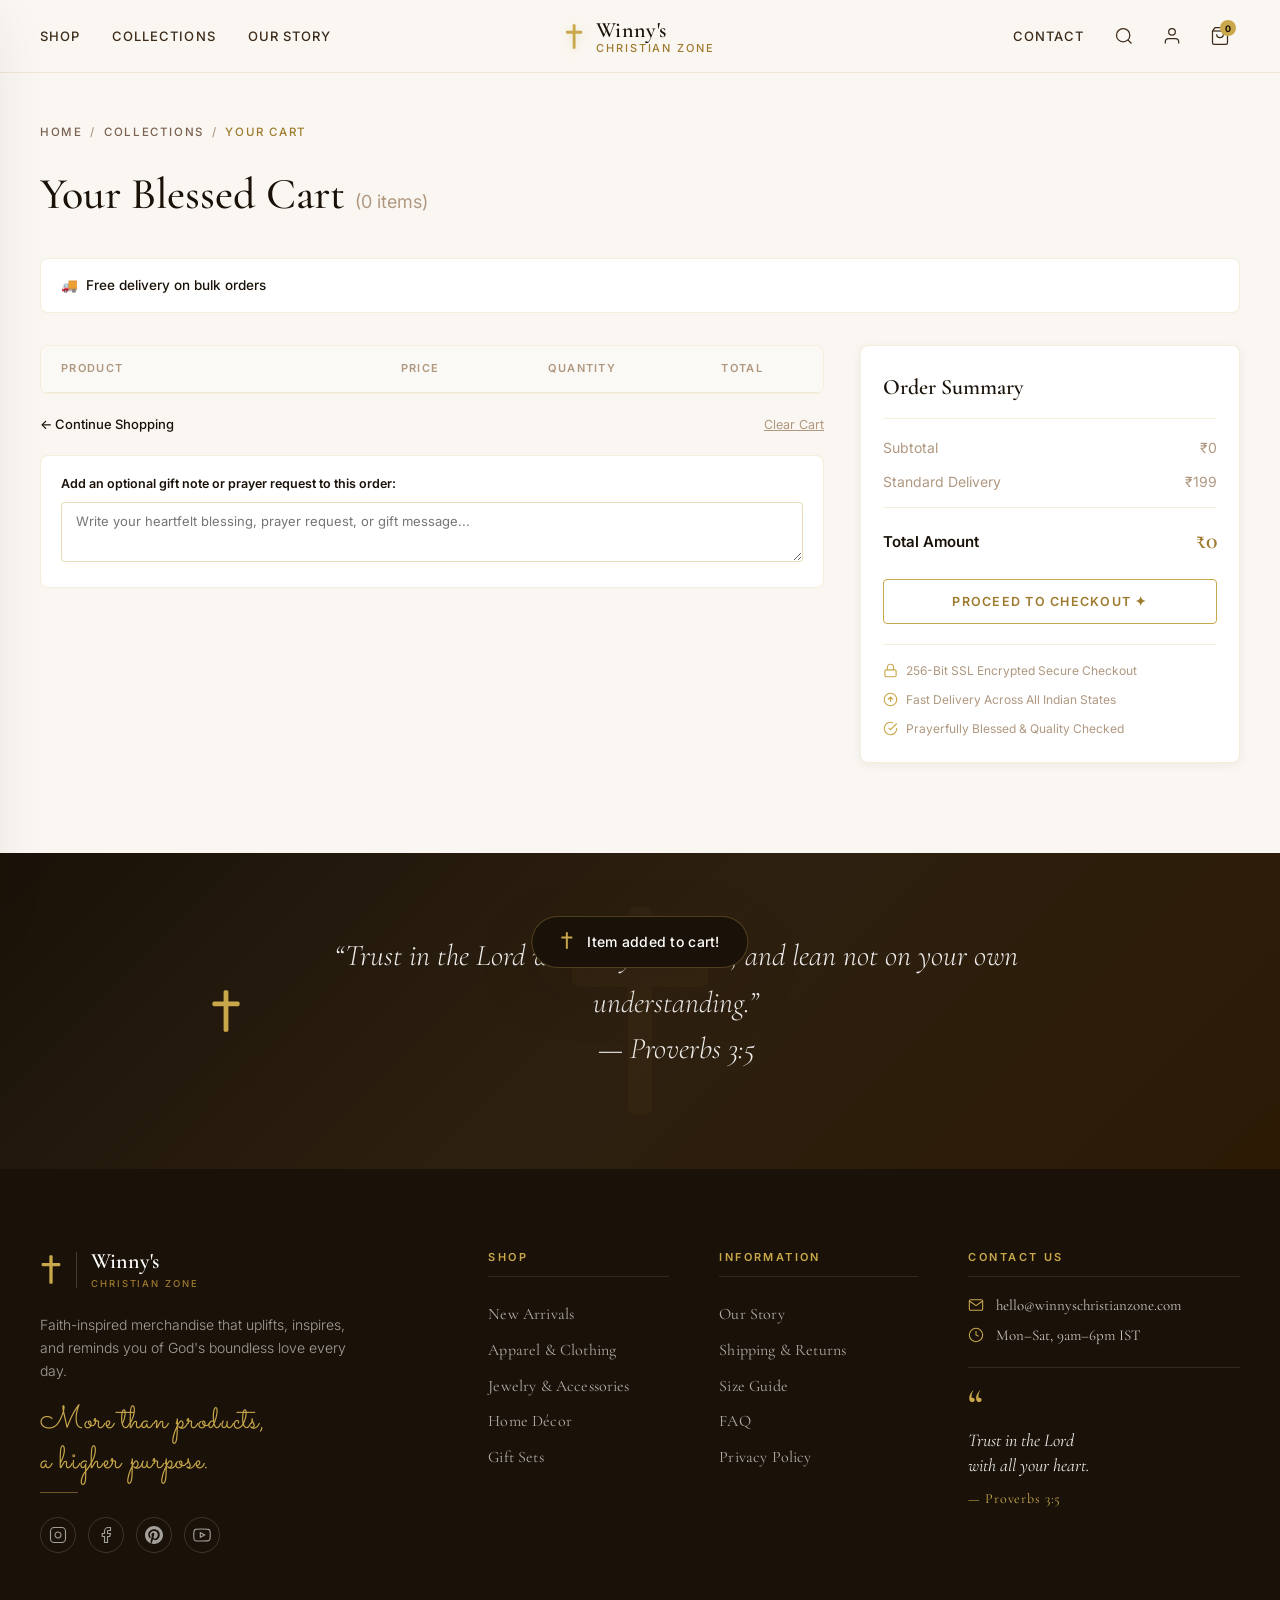
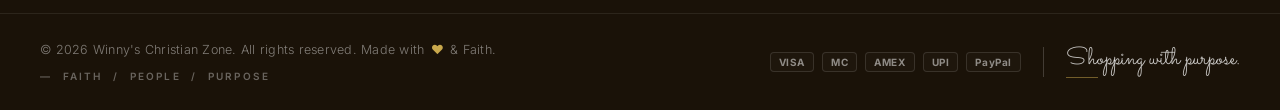
<file: cart.html>
<!DOCTYPE html>
<html lang="en">
<head>
  <meta charset="UTF-8" />
  <meta name="viewport" content="width=device-width, initial-scale=1.0" />
  <meta name="description" content="Review your blessed shopping cart at Winny's Christian Zone. Faith-inspired Christian merchandise, apparel, jewelry, and gifts." />
  <title>Your Cart | Winny's Christian Zone</title>
  <link rel="preconnect" href="https://fonts.googleapis.com" />
  <link rel="preconnect" href="https://fonts.gstatic.com" crossorigin />
  <link href="https://fonts.googleapis.com/css2?family=Cormorant+Garamond:ital,wght@0,300;0,400;0,500;0,600;0,700;1,300;1,400;1,500&family=Inter:wght@300;400;500;600&family=Sacramento&display=swap" rel="stylesheet" />
  <link rel="stylesheet" href="style.css" />
</head>
<body class="cart-page">

  <!-- Header / Navigation -->
  <header class="header" id="header">
    <div class="header-inner">
      <button class="mobile-menu-btn" id="mobile-menu-btn" aria-label="Open menu">
        <span></span><span></span><span></span>
      </button>

      <nav class="nav-left">
        <a href="collections.html" class="nav-link has-dropdown" data-dropdown="shop" id="nav-shop">Shop</a>
        <a href="collections.html" class="nav-link">Collections</a>
        <a href="index.html#about" class="nav-link">Our Story</a>
      </nav>

      <a href="index.html" class="logo" id="logo">
        <span class="logo-cross"><svg class="cross-icon" viewBox="0 0 20 26" fill="currentColor" xmlns="http://www.w3.org/2000/svg" aria-hidden="true"><path d="M8.5 1C8.5 0.45 8.95 0 9.5 0H10.5C11.05 0 11.5 0.45 11.5 1V7H17.5C18.05 7 18.5 7.45 18.5 8V9C18.5 9.55 18.05 10 17.5 10H11.5V25C11.5 25.55 11.05 26 10.5 26H9.5C8.95 26 8.5 25.55 8.5 25V10H2.5C1.95 10 1.5 9.55 1.5 9V8C1.5 7.45 1.95 7 2.5 7H8.5V1Z"/></svg></span>
        <div class="logo-text">
          <span class="logo-name">Winny's</span>
          <span class="logo-sub">Christian Zone</span>
        </div>
      </a>

      <nav class="nav-right">
        <a href="index.html#contact" class="nav-link">Contact</a>
      </nav>

      <div class="header-actions">
        <button class="icon-btn" aria-label="Search" id="search-btn">
          <svg width="20" height="20" viewBox="0 0 24 24" fill="none" stroke="currentColor" stroke-width="1.5"><circle cx="11" cy="11" r="8"/><path d="m21 21-4.35-4.35"/></svg>
        </button>
        <button class="icon-btn" aria-label="Account" id="account-btn">
          <svg width="20" height="20" viewBox="0 0 24 24" fill="none" stroke="currentColor" stroke-width="1.5"><path d="M20 21v-2a4 4 0 0 0-4-4H8a4 4 0 0 0-4 4v2"/><circle cx="12" cy="7" r="4"/></svg>
        </button>
        <a href="cart.html" class="icon-btn cart-btn active" aria-label="Cart" id="cart-btn">
          <svg width="20" height="20" viewBox="0 0 24 24" fill="none" stroke="currentColor" stroke-width="1.5"><path d="M6 2 3 6v14a2 2 0 0 0 2 2h14a2 2 0 0 0 2-2V6l-3-4z"/><line x1="3" y1="6" x2="21" y2="6"/><path d="M16 10a4 4 0 0 1-8 0"/></svg>
          <span class="cart-count" id="cart-count">0</span>
        </a>
      </div>
    </div>

    <!-- Dropdown Menu -->
    <div class="dropdown-menu" id="dropdown-shop">
      <div class="dropdown-inner">
        <div class="dropdown-col">
          <h4>Shop by Category</h4>
          <a href="collections.html?category=apparel">Apparel &amp; Clothing</a>
          <a href="collections.html?category=jewelry">Jewelry &amp; Accessories</a>
          <a href="collections.html?category=home">Home D&eacute;cor</a>
          <a href="collections.html?category=gifts">Books &amp; Devotionals</a>
          <a href="collections.html?category=gifts">Gift Sets</a>
        </div>
        <div class="dropdown-col">
          <h4>Shop by Occasion</h4>
          <a href="collections.html">Christmas Gifts</a>
          <a href="collections.html">Easter Collection</a>
          <a href="collections.html">Baptism &amp; Confirmation</a>
          <a href="collections.html">Wedding Blessings</a>
          <a href="collections.html">Sympathy &amp; Prayer</a>
        </div>
        <div class="dropdown-col">
          <h4>Popular Right Now</h4>
          <a href="collections.html?sort=new">&#10022; New Arrivals</a>
          <a href="collections.html?sort=best">Best Sellers</a>
          <a href="collections.html?search=mug">Scripture Mugs</a>
          <a href="collections.html?search=journal">Faith Journals</a>
          <a href="collections.html?search=cross">Cross Necklaces</a>
        </div>
      </div>
    </div>
  </header>

  <!-- Mobile Nav -->
  <nav class="mobile-nav" id="mobile-nav">
    <button class="mobile-nav-close" id="mobile-nav-close">&#10005;</button>
    <div class="mobile-nav-logo">
      <svg class="cross-icon" viewBox="0 0 20 26" fill="currentColor" xmlns="http://www.w3.org/2000/svg" aria-hidden="true"><path d="M8.5 1C8.5 0.45 8.95 0 9.5 0H10.5C11.05 0 11.5 0.45 11.5 1V7H17.5C18.05 7 18.5 7.45 18.5 8V9C18.5 9.55 18.05 10 17.5 10H11.5V25C11.5 25.55 11.05 26 10.5 26H9.5C8.95 26 8.5 25.55 8.5 25V10H2.5C1.95 10 1.5 9.55 1.5 9V8C1.5 7.45 1.95 7 2.5 7H8.5V1Z"/></svg>
      <span>Winny's Christian Zone</span>
    </div>
    <a href="collections.html" class="mobile-nav-link">Shop All</a>
    <a href="collections.html?category=apparel" class="mobile-nav-link">Apparel</a>
    <a href="collections.html?category=jewelry" class="mobile-nav-link">Jewelry</a>
    <a href="collections.html?category=home" class="mobile-nav-link">Home D&eacute;cor</a>
    <a href="collections.html" class="mobile-nav-link">Collections</a>
    <a href="cart.html" class="mobile-nav-link">My Cart</a>
    <a href="index.html#about" class="mobile-nav-link">Our Story</a>
    <a href="index.html#contact" class="mobile-nav-link">Contact</a>
  </nav>
  <div class="mobile-nav-overlay" id="mobile-nav-overlay"></div>

  <!-- Search Overlay -->
  <div class="search-overlay" id="search-overlay">
    <button class="search-close" id="search-close">&#10005;</button>
    <div class="search-inner">
      <p class="search-label">What are you looking for?</p>
      <div class="search-input-wrap">
        <input type="text" class="search-input" placeholder="Search for faith, grace, love..." id="search-input" />
        <button class="search-submit" id="search-submit-btn">
          <svg width="22" height="22" viewBox="0 0 24 24" fill="none" stroke="currentColor" stroke-width="1.5"><circle cx="11" cy="11" r="8"/><path d="m21 21-4.35-4.35"/></svg>
        </button>
      </div>
      <div class="search-suggestions">
        <span>Popular:</span>
        <button class="search-tag">Cross Necklace</button>
        <button class="search-tag">Faith Journal</button>
        <button class="search-tag">Scripture Mug</button>
        <button class="search-tag">Grace Tee</button>
      </div>
    </div>
  </div>

  <main>
    <!-- Cart Page Main Section -->
    <section class="cart-page-section">
      <div class="container">
        <!-- Breadcrumbs & Header -->
        <div class="cart-page-header">
          <div class="breadcrumbs" style="justify-content: flex-start;">
            <a href="index.html">Home</a>
            <span>/</span>
            <a href="collections.html">Collections</a>
            <span>/</span>
            <span>Your Cart</span>
          </div>
          <h1 class="cart-page-title">Your Blessed Cart <span id="cart-item-count-title">(0 items)</span></h1>
        </div>

        <!-- Free Shipping Banner -->
        <div class="cart-shipping-bar-wrap" id="cart-shipping-bar-wrap">
          <div class="cart-shipping-text">
            <span>&#128666;</span>
            <span id="free-shipping-text">Free delivery on bulk orders</span>
          </div>
        </div>

        <!-- Empty Cart View -->
        <div class="cart-empty-state" id="cart-empty-view" style="display: none;">
          <div class="cart-empty-cross">
            <svg class="cross-icon" viewBox="0 0 20 26" fill="currentColor" xmlns="http://www.w3.org/2000/svg" aria-hidden="true"><path d="M8.5 1C8.5 0.45 8.95 0 9.5 0H10.5C11.05 0 11.5 0.45 11.5 1V7H17.5C18.05 7 18.5 7.45 18.5 8V9C18.5 9.55 18.05 10 17.5 10H11.5V25C11.5 25.55 11.05 26 10.5 26H9.5C8.95 26 8.5 25.55 8.5 25V10H2.5C1.95 10 1.5 9.55 1.5 9V8C1.5 7.45 1.95 7 2.5 7H8.5V1Z"/></svg>
          </div>
          <h2 class="cart-empty-title">Your Cart is Empty</h2>
          <p class="cart-empty-desc">You haven't added any faith-inspired items to your cart yet. Discover prayerfully crafted apparel, jewelry, and gifts for your home.</p>
          <a href="collections.html" class="btn btn-primary">Explore Our Collections &rarr;</a>
        </div>

        <!-- Active Cart Layout -->
        <div class="cart-layout" id="cart-active-view">
          <!-- Left Column: Items Table & Actions -->
          <div class="cart-main-col">
            <div class="cart-table-card">
              <div class="cart-table-header">
                <span>Product</span>
                <span>Price</span>
                <span style="text-align: center;">Quantity</span>
                <span style="text-align: right;">Total</span>
                <span></span>
              </div>
              <div class="cart-items-list" id="cart-page-items">
                <!-- Injected by app.js -->
              </div>
            </div>

            <div class="cart-actions-bar">
              <a href="collections.html" class="btn-continue-shopping">&larr; Continue Shopping</a>
              <button class="btn-clear-cart" id="clear-cart-btn">Clear Cart</button>
            </div>

            <!-- Optional Prayer / Gift Note -->
            <div class="cart-note-card">
              <label for="order-prayer-note">Add an optional gift note or prayer request to this order:</label>
              <textarea id="order-prayer-note" class="cart-note-input" placeholder="Write your heartfelt blessing, prayer request, or gift message..."></textarea>
            </div>
          </div>

          <!-- Right Column: Order Summary Card -->
          <div class="cart-summary-col">
            <div class="cart-summary-card">
              <h2 class="cart-summary-title">Order Summary</h2>

              <div class="cart-summary-row">
                <span>Subtotal</span>
                <span id="cart-page-subtotal">₹0</span>
              </div>

              <div class="cart-summary-row" id="cart-discount-row" style="display: none; color: #2e7d32;">
                <span>Discount (<span id="cart-discount-code"></span>)</span>
                <span id="cart-page-discount">-₹0</span>
              </div>

              <div class="cart-summary-row">
                <span>Standard Delivery</span>
                <span id="cart-page-shipping">₹199</span>
              </div>

              <div class="cart-summary-row total-row">
                <span>Total Amount</span>
                <span id="cart-page-total">₹0</span>
              </div>



              <!-- Checkout Button -->
              <button class="btn-checkout-page" id="open-checkout-modal-btn">Proceed to Checkout &#10022;</button>

              <!-- Trust Assurances -->
              <div class="cart-trust-badges">
                <div>
                  <svg width="15" height="15" viewBox="0 0 24 24" fill="none" stroke="currentColor" stroke-width="1.8"><rect x="3" y="11" width="18" height="11" rx="2" ry="2"/><path d="M7 11V7a5 5 0 0 1 10 0v4"/></svg>
                  <span>256-Bit SSL Encrypted Secure Checkout</span>
                </div>
                <div>
                  <svg width="15" height="15" viewBox="0 0 24 24" fill="none" stroke="currentColor" stroke-width="1.8"><circle cx="12" cy="12" r="10"/><path d="M16 12l-4-4-4 4M12 16V8"/></svg>
                  <span>Fast Delivery Across All Indian States</span>
                </div>
                <div>
                  <svg width="15" height="15" viewBox="0 0 24 24" fill="none" stroke="currentColor" stroke-width="1.8"><path d="M22 11.08V12a10 10 0 1 1-5.93-9.14"/><polyline points="22 4 12 14.01 9 11.01"/></svg>
                  <span>Prayerfully Blessed &amp; Quality Checked</span>
                </div>
              </div>
            </div>
          </div>
        </div>
      </div>
    </section>

    <!-- Scripture Banner -->
    <section class="scripture-banner">
      <div class="container">
        <div class="scripture-banner-inner">
          <div class="scripture-cross">
            <svg class="cross-icon" viewBox="0 0 20 26" fill="currentColor" xmlns="http://www.w3.org/2000/svg" aria-hidden="true"><path d="M8.5 1C8.5 0.45 8.95 0 9.5 0H10.5C11.05 0 11.5 0.45 11.5 1V7H17.5C18.05 7 18.5 7.45 18.5 8V9C18.5 9.55 18.05 10 17.5 10H11.5V25C11.5 25.55 11.05 26 10.5 26H9.5C8.95 26 8.5 25.55 8.5 25V10H2.5C1.95 10 1.5 9.55 1.5 9V8C1.5 7.45 1.95 7 2.5 7H8.5V1Z"/></svg>
          </div>
          <div class="scripture-quote">
            <p class="scripture-text">&ldquo;Trust in the Lord with all your heart, and lean not on your own understanding.&rdquo;</p>
            <p class="scripture-citation">&mdash; Proverbs 3:5</p>
          </div>
        </div>
      </div>
    </section>
  </main>

  <!-- Checkout Modal -->
  <div class="checkout-modal-overlay" id="checkout-modal-overlay">
    <div class="checkout-modal">
      <div class="checkout-modal-header">
        <h3>Complete Your Blessed Order</h3>
        <button class="checkout-modal-close" id="checkout-modal-close">&times;</button>
      </div>
      <div class="checkout-modal-body">
        <form id="checkout-form">
          <div class="checkout-form-grid">
            <div class="checkout-form-group full">
              <label for="checkout-name">Full Name *</label>
              <input type="text" id="checkout-name" required placeholder="e.g. Grace Thomas" />
            </div>
            <div class="checkout-form-group">
              <label for="checkout-phone">Phone Number *</label>
              <input type="tel" id="checkout-phone" required placeholder="+91 98765 43210" />
            </div>
            <div class="checkout-form-group">
              <label for="checkout-email">Email Address *</label>
              <input type="email" id="checkout-email" required placeholder="grace@example.com" />
            </div>
            <div class="checkout-form-group full">
              <label for="checkout-address">Delivery Address *</label>
              <input type="text" id="checkout-address" required placeholder="Flat / House no, Street name" />
            </div>
            <div class="checkout-form-group">
              <label for="checkout-city">City *</label>
              <input type="text" id="checkout-city" required placeholder="Hyderabad" />
            </div>
            <div class="checkout-form-group">
              <label for="checkout-pincode">Pincode *</label>
              <input type="text" id="checkout-pincode" required placeholder="500001" />
            </div>
          </div>

          <label style="display: block; font-size: 12px; font-weight: 600; text-transform: uppercase; color: var(--dark); margin-bottom: 8px;">Select Payment Method</label>
          <div class="checkout-payment-opts">
            <label class="checkout-pay-option selected">
              <input type="radio" name="payment" value="upi" checked />
              <span><strong>UPI</strong> (Google Pay, PhonePe, Paytm, BHIM)</span>
            </label>
            <label class="checkout-pay-option">
              <input type="radio" name="payment" value="card" />
              <span><strong>Credit / Debit Card</strong> (Visa, Mastercard, RuPay, Amex)</span>
            </label>
            <label class="checkout-pay-option">
              <input type="radio" name="payment" value="cod" />
              <span><strong>Cash on Delivery</strong></span>
            </label>
          </div>

          <div style="display: flex; justify-content: space-between; align-items: center; margin-bottom: 20px; padding: 12px; background: var(--bg); border-radius: 6px;">
            <span style="font-size: 13px; font-weight: 500;">Total Payable:</span>
            <strong id="modal-total-amount" style="font-size: 18px; color: var(--gold-dark); font-family: var(--font-display);">₹0</strong>
          </div>

          <button type="submit" class="btn btn-primary" style="width: 100%; justify-content: center; padding: 14px; font-size: 13px;">Place Blessed Order &#10022;</button>
        </form>
      </div>
    </div>
  </div>

  <!-- Order Success Modal -->
  <div class="checkout-modal-overlay" id="order-success-modal">
    <div class="checkout-modal" style="text-align: center; padding: 40px 24px;">
      <div class="order-success-cross" style="color: var(--gold); margin-bottom: 16px; display: flex; justify-content: center;">
        <svg class="cross-icon" style="width: 42px; height: 54px;" viewBox="0 0 20 26" fill="currentColor" xmlns="http://www.w3.org/2000/svg" aria-hidden="true"><path d="M8.5 1C8.5 0.45 8.95 0 9.5 0H10.5C11.05 0 11.5 0.45 11.5 1V7H17.5C18.05 7 18.5 7.45 18.5 8V9C18.5 9.55 18.05 10 17.5 10H11.5V25C11.5 25.55 11.05 26 10.5 26H9.5C8.95 26 8.5 25.55 8.5 25V10H2.5C1.95 10 1.5 9.55 1.5 9V8C1.5 7.45 1.95 7 2.5 7H8.5V1Z"/></svg>
      </div>
      <h2 style="font-family: var(--font-display); font-size: 32px; color: var(--dark); margin-bottom: 8px;">Thank You &amp; God Bless!</h2>
      <p style="font-size: 15px; color: var(--text-muted); max-width: 440px; margin: 0 auto 20px; line-height: 1.6;">
        Your order <strong id="order-confirm-id" style="color: var(--dark);">#WCZ-78219</strong> has been received with gratitude. We are prayerfully preparing your items with love.
      </p>
      <div style="display: inline-flex; align-items: center; gap: 8px; background: rgba(201,168,76,0.1); border: 1px solid rgba(201,168,76,0.3); border-radius: 20px; padding: 6px 18px; font-size: 12px; color: var(--gold-dark); margin-bottom: 28px;">
        <span>&#128666;</span> Expected delivery in 3&ndash;5 business days
      </div>
      <div>
        <a href="collections.html" class="btn btn-primary">Continue Shopping &rarr;</a>
      </div>
    </div>
  </div>

  <!-- Footer -->
  <footer class="footer" id="contact">
    <div class="footer-top">
      <div class="container">
        <div class="footer-grid">

          <!-- Brand Column -->
          <div class="footer-brand">
            <a href="index.html" class="footer-logo" id="footer-logo">
              <span class="footer-logo-cross"><svg class="cross-icon" viewBox="0 0 20 26" fill="currentColor" xmlns="http://www.w3.org/2000/svg" aria-hidden="true"><path d="M8.5 1C8.5 0.45 8.95 0 9.5 0H10.5C11.05 0 11.5 0.45 11.5 1V7H17.5C18.05 7 18.5 7.45 18.5 8V9C18.5 9.55 18.05 10 17.5 10H11.5V25C11.5 25.55 11.05 26 10.5 26H9.5C8.95 26 8.5 25.55 8.5 25V10H2.5C1.95 10 1.5 9.55 1.5 9V8C1.5 7.45 1.95 7 2.5 7H8.5V1Z"/></svg></span>
              <span class="footer-logo-vbar"></span>
              <div class="footer-logo-texts">
                <span class="footer-logo-name">Winny's</span>
                <span class="footer-logo-sub">Christian Zone</span>
              </div>
            </a>
            <p class="footer-tagline">Faith-inspired merchandise that uplifts, inspires, and reminds you of God's boundless love every day.</p>
            <p class="footer-script">More than products,<br/>a higher purpose.</p>
            <div class="footer-script-rule"></div>
            <div class="footer-socials">
              <a href="https://instagram.com/winnyschristianzone" target="_blank" rel="noopener noreferrer" class="social-link" aria-label="Instagram" id="footer-instagram">
                <svg width="18" height="18" viewBox="0 0 24 24" fill="none" stroke="currentColor" stroke-width="1.5"><rect x="2" y="2" width="20" height="20" rx="5" ry="5"/><path d="M16 11.37A4 4 0 1 1 12.63 8 4 4 0 0 1 16 11.37z"/><line x1="17.5" y1="6.5" x2="17.51" y2="6.5"/></svg>
              </a>
              <a href="#" class="social-link" aria-label="Facebook" id="footer-facebook">
                <svg width="18" height="18" viewBox="0 0 24 24" fill="none" stroke="currentColor" stroke-width="1.5"><path d="M18 2h-3a5 5 0 0 0-5 5v3H7v4h3v8h4v-8h3l1-4h-4V7a1 1 0 0 1 1-1h3z"/></svg>
              </a>
              <a href="#" class="social-link" aria-label="Pinterest" id="footer-pinterest">
                <svg width="18" height="18" viewBox="0 0 24 24" fill="currentColor"><path d="M12 0C5.373 0 0 5.373 0 12c0 5.084 3.163 9.426 7.627 11.174-.105-.949-.2-2.405.042-3.441.218-.937 1.407-5.965 1.407-5.965s-.359-.719-.359-1.782c0-1.668.967-2.914 2.171-2.914 1.023 0 1.518.769 1.518 1.69 0 1.029-.655 2.568-.994 3.995-.283 1.194.599 2.169 1.777 2.169 2.133 0 3.772-2.249 3.772-5.495 0-2.873-2.064-4.882-5.012-4.882-3.414 0-5.418 2.561-5.418 5.207 0 1.031.397 2.138.893 2.738a.36.36 0 0 1 .083.345l-.333 1.36c-.053.22-.174.267-.402.161-1.499-.698-2.436-2.889-2.436-4.649 0-3.785 2.75-7.262 7.929-7.262 4.163 0 7.398 2.967 7.398 6.931 0 4.136-2.607 7.464-6.227 7.464-1.216 0-2.359-.632-2.75-1.378l-.748 2.853c-.271 1.043-1.002 2.35-1.492 3.146C9.57 23.812 10.763 24 12 24c6.627 0 12-5.373 12-12S18.627 0 12 0z"/></svg>
              </a>
              <a href="#" class="social-link" aria-label="YouTube" id="footer-youtube">
                <svg width="18" height="18" viewBox="0 0 24 24" fill="none" stroke="currentColor" stroke-width="1.5"><path d="M22.54 6.42a2.78 2.78 0 0 0-1.95-1.96C18.88 4 12 4 12 4s-6.88 0-8.59.46a2.78 2.78 0 0 0-1.95 1.96A29 29 0 0 0 1 12a29 29 0 0 0 .46 5.58A2.78 2.78 0 0 0 3.41 19.6C5.12 20 12 20 12 20s6.88 0 8.59-.46a2.78 2.78 0 0 0 1.95-1.95A29 29 0 0 0 23 12a29 29 0 0 0-.46-5.58z"/><polygon points="9.75 15.02 15.5 12 9.75 8.98 9.75 15.02"/></svg>
              </a>
            </div>
          </div>

          <!-- Shop Column -->
          <div class="footer-col">
            <h4 class="footer-col-title">Shop</h4>
            <a href="collections.html?sort=new" class="footer-link">New Arrivals</a>
            <a href="collections.html?category=apparel" class="footer-link">Apparel &amp; Clothing</a>
            <a href="collections.html?category=jewelry" class="footer-link">Jewelry &amp; Accessories</a>
            <a href="collections.html?category=home" class="footer-link">Home D&eacute;cor</a>
            <a href="collections.html?category=gifts" class="footer-link">Gift Sets</a>
          </div>

          <!-- Information Column -->
          <div class="footer-col">
            <h4 class="footer-col-title">Information</h4>
            <a href="index.html#about" class="footer-link">Our Story</a>
            <a href="#" class="footer-link">Shipping &amp; Returns</a>
            <a href="#" class="footer-link">Size Guide</a>
            <a href="#" class="footer-link">FAQ</a>
            <a href="#" class="footer-link">Privacy Policy</a>
          </div>

          <!-- Contact Column -->
          <div class="footer-col">
            <h4 class="footer-col-title">Contact Us</h4>
            <div class="footer-contact-item">
              <svg width="15" height="15" viewBox="0 0 24 24" fill="none" stroke="currentColor" stroke-width="1.6"><path d="M4 4h16c1.1 0 2 .9 2 2v12c0 1.1-.9 2-2 2H4c-1.1 0-2-.9-2-2V6c0-1.1.9-2 2-2z"/><polyline points="22,6 12,13 2,6"/></svg>
              <a href="mailto:hello@winnyschristianzone.com" class="footer-contact-link" id="footer-email">hello@winnyschristianzone.com</a>
            </div>
            <div class="footer-contact-item">
              <svg width="15" height="15" viewBox="0 0 24 24" fill="none" stroke="currentColor" stroke-width="1.6"><circle cx="12" cy="12" r="10"/><polyline points="12 6 12 12 16 14"/></svg>
              <span>Mon&ndash;Sat, 9am&ndash;6pm IST</span>
            </div>
            <div class="footer-contact-hr"></div>
            <div class="footer-verse-block">
              <span class="footer-verse-mark">&ldquo;</span>
              <p class="footer-verse-text">Trust in the Lord<br/>with all your heart.</p>
              <span class="footer-verse-ref">&mdash; Proverbs 3:5</span>
            </div>
          </div>

        </div>
      </div>
    </div>

    <div class="footer-bottom">
      <div class="container">
        <div class="footer-bottom-left">
          <p class="footer-copy">&copy; 2026 Winny's Christian Zone. All rights reserved. Made with <span class="footer-heart">&hearts;</span> &amp; Faith.</p>
          <p class="footer-motto">&mdash;&nbsp; FAITH &nbsp;/&nbsp; PEOPLE &nbsp;/&nbsp; PURPOSE</p>
        </div>
        <div class="footer-bottom-right">
          <div class="footer-payment">
            <span class="payment-badge">VISA</span>
            <span class="payment-badge">MC</span>
            <span class="payment-badge">AMEX</span>
            <span class="payment-badge">UPI</span>
            <span class="payment-badge">PayPal</span>
          </div>
          <div class="footer-vdivider" aria-hidden="true"></div>
          <div class="footer-shopping-wrap">
            <p class="footer-shopping-note">Shopping with purpose.</p>
            <div class="footer-shopping-line"></div>
          </div>
        </div>
      </div>
    </div>
  </footer>

  <!-- Toast Notification -->
  <div class="toast" id="toast">
    <span class="toast-icon"><svg class="cross-icon inline-cross" viewBox="0 0 20 26" fill="currentColor" xmlns="http://www.w3.org/2000/svg" aria-hidden="true"><path d="M8.5 1C8.5 0.45 8.95 0 9.5 0H10.5C11.05 0 11.5 0.45 11.5 1V7H17.5C18.05 7 18.5 7.45 18.5 8V9C18.5 9.55 18.05 10 17.5 10H11.5V25C11.5 25.55 11.05 26 10.5 26H9.5C8.95 26 8.5 25.55 8.5 25V10H2.5C1.95 10 1.5 9.55 1.5 9V8C1.5 7.45 1.95 7 2.5 7H8.5V1Z"/></svg></span>
    <span class="toast-message" id="toast-message">Item added to cart!</span>
  </div>

  <script src="app.js"></script>
</body>
</html>
</file>
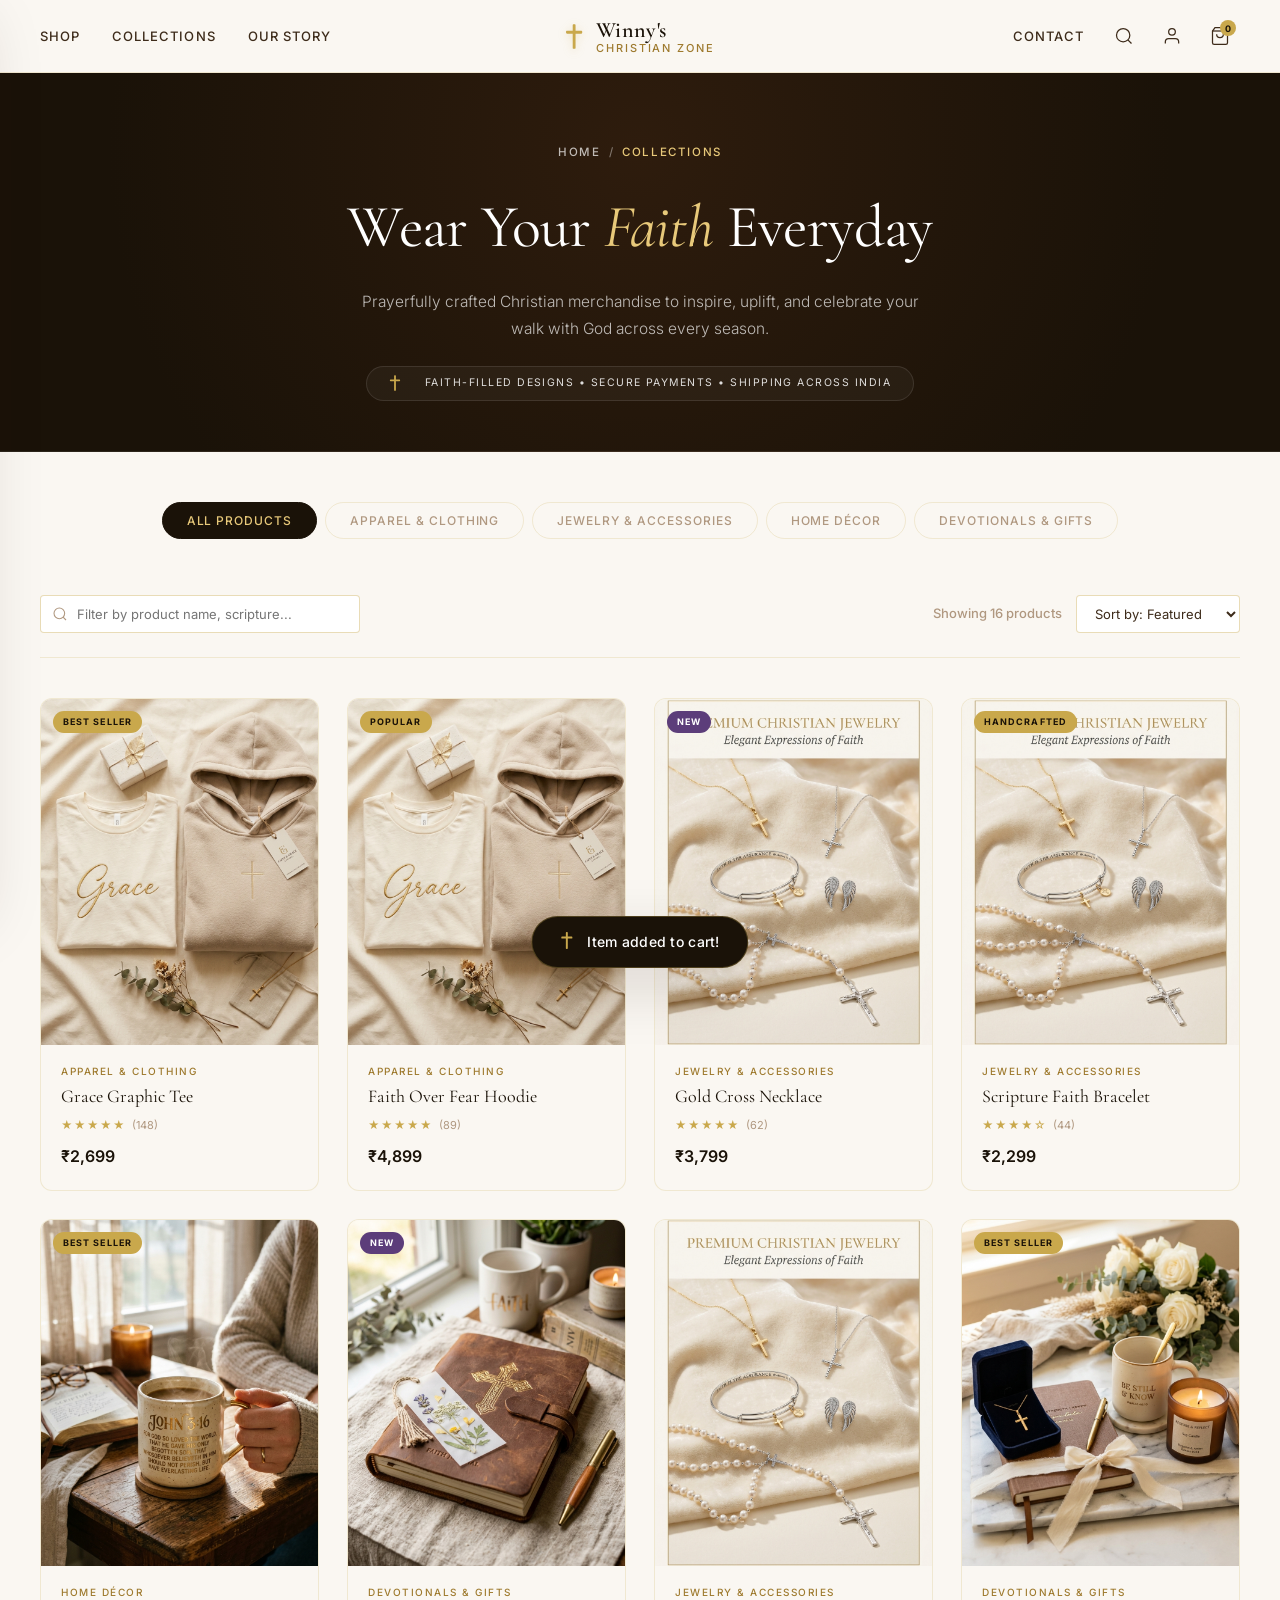
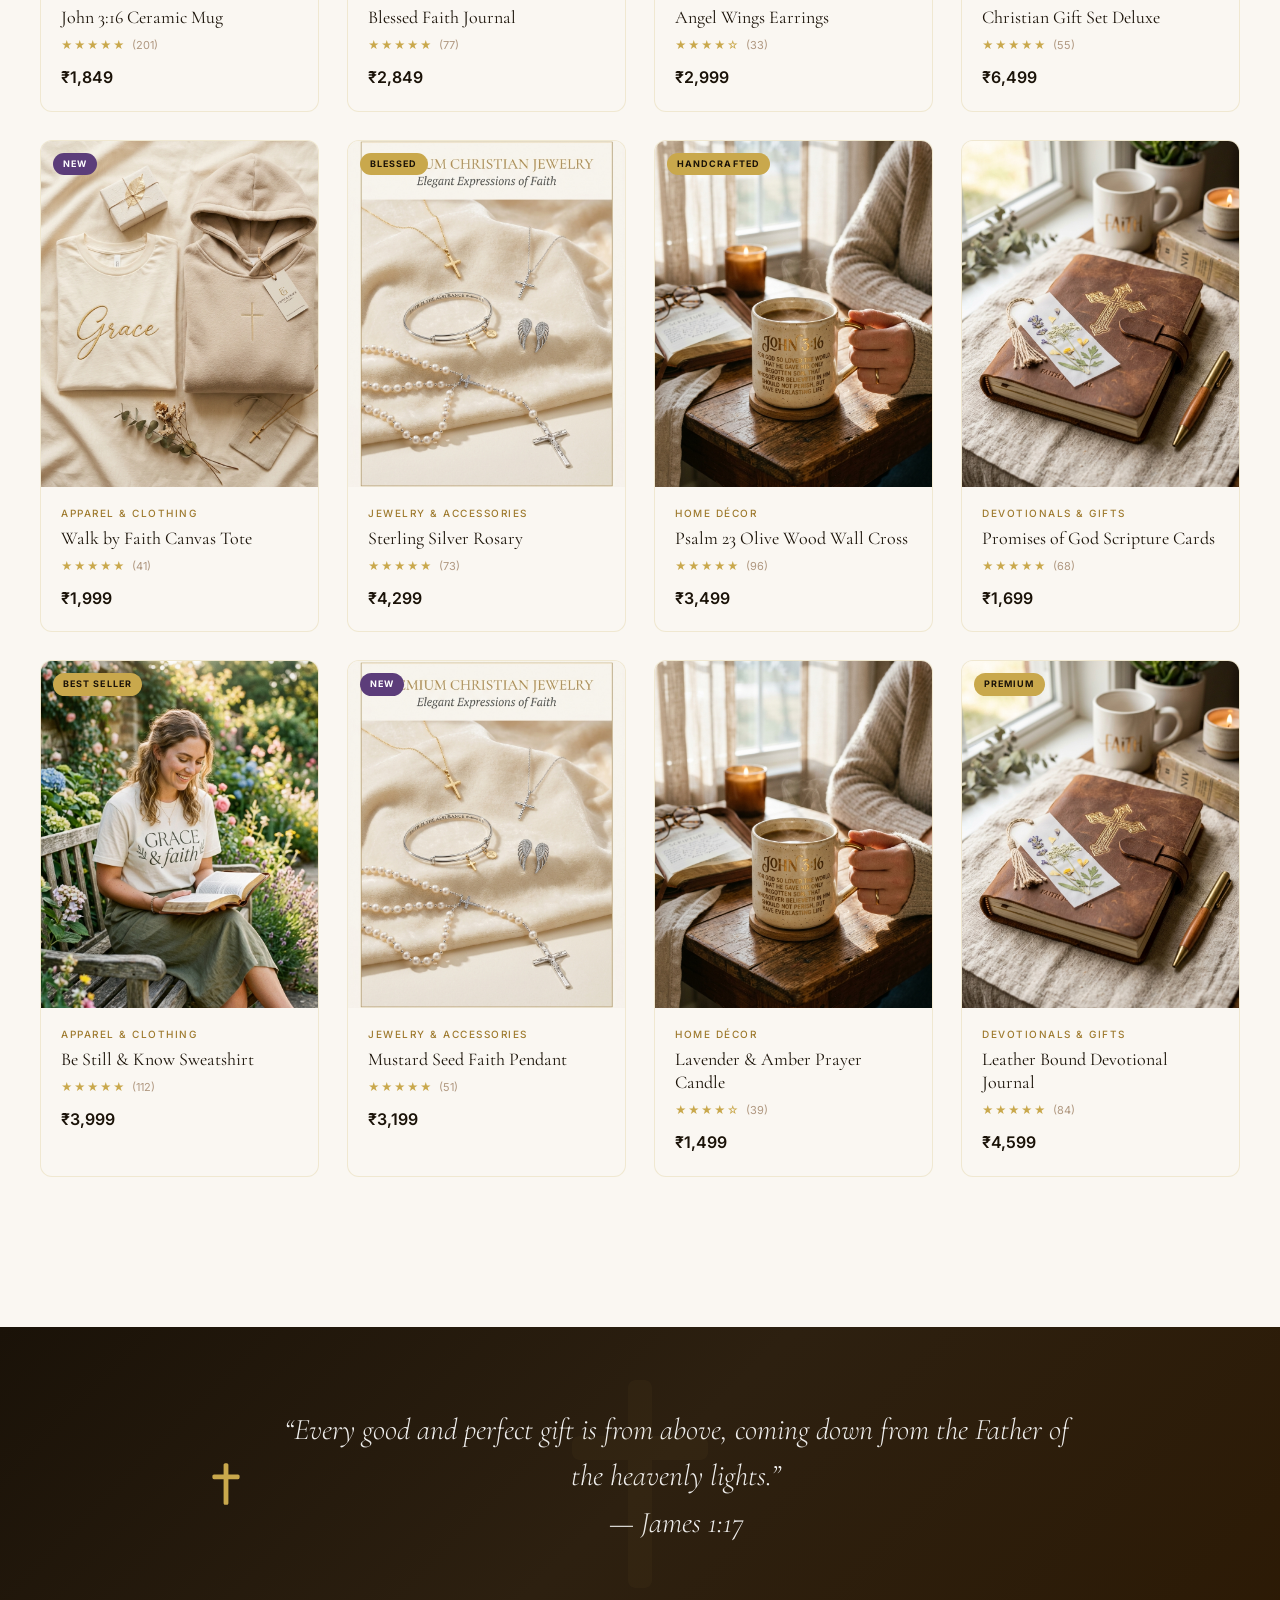
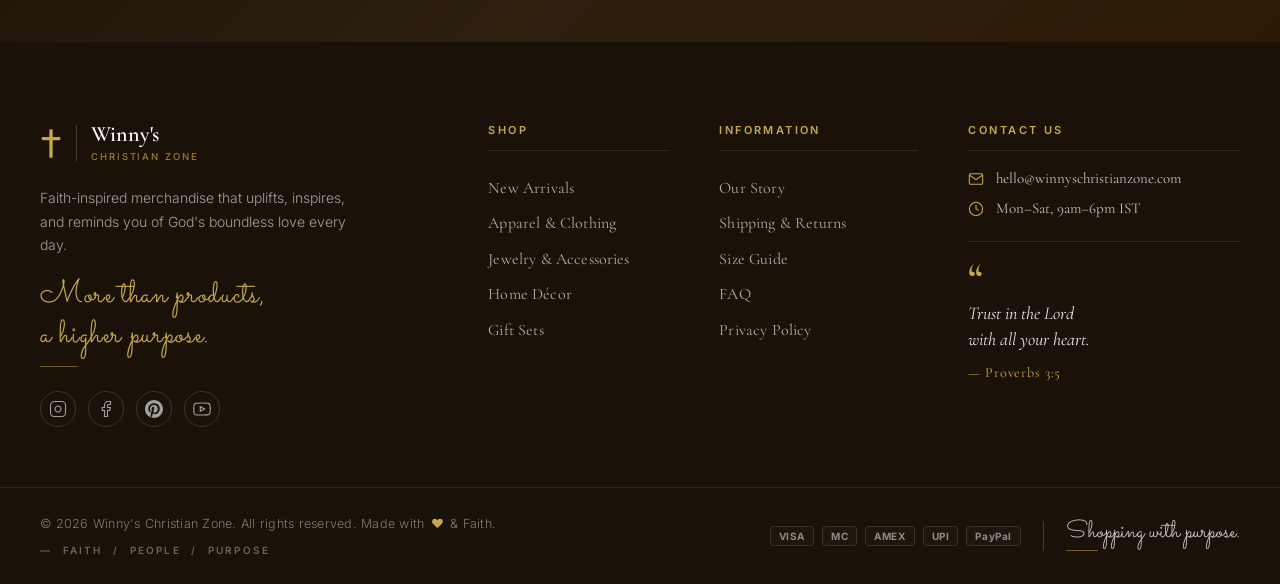
<file: collections.html>
<!DOCTYPE html>
<html lang="en">
<head>
  <meta charset="UTF-8" />
  <meta name="viewport" content="width=device-width, initial-scale=1.0" />
  <meta name="description" content="Explore Winny's Christian Zone collections. Beautifully crafted Christian apparel, jewelry, home decor, and devotional gift sets to inspire your walk of faith." />
  <meta name="keywords" content="Christian collections, Christian apparel, cross jewelry, scripture mugs, faith gifts, Christian merchandise" />
  <title>Our Collections | Winny's Christian Zone</title>
  <link rel="preconnect" href="https://fonts.googleapis.com" />
  <link rel="preconnect" href="https://fonts.gstatic.com" crossorigin />
  <link href="https://fonts.googleapis.com/css2?family=Cormorant+Garamond:ital,wght@0,300;0,400;0,500;0,600;0,700;1,300;1,400;1,500&family=Inter:wght@300;400;500;600&family=Sacramento&display=swap" rel="stylesheet" />
  <link rel="stylesheet" href="style.css" />
</head>
<body class="collections-page">

  <!-- Header / Navigation -->
  <header class="header" id="header">
    <div class="header-inner">
      <button class="mobile-menu-btn" id="mobile-menu-btn" aria-label="Open menu">
        <span></span><span></span><span></span>
      </button>

      <nav class="nav-left">
        <a href="collections.html" class="nav-link has-dropdown" data-dropdown="shop" id="nav-shop">Shop</a>
        <a href="collections.html" class="nav-link active">Collections</a>
        <a href="index.html#about" class="nav-link">Our Story</a>
      </nav>

      <a href="index.html" class="logo" id="logo">
        <span class="logo-cross"><svg class="cross-icon" viewBox="0 0 20 26" fill="currentColor" xmlns="http://www.w3.org/2000/svg" aria-hidden="true"><path d="M8.5 1C8.5 0.45 8.95 0 9.5 0H10.5C11.05 0 11.5 0.45 11.5 1V7H17.5C18.05 7 18.5 7.45 18.5 8V9C18.5 9.55 18.05 10 17.5 10H11.5V25C11.5 25.55 11.05 26 10.5 26H9.5C8.95 26 8.5 25.55 8.5 25V10H2.5C1.95 10 1.5 9.55 1.5 9V8C1.5 7.45 1.95 7 2.5 7H8.5V1Z"/></svg></span>
        <div class="logo-text">
          <span class="logo-name">Winny's</span>
          <span class="logo-sub">Christian Zone</span>
        </div>
      </a>

      <nav class="nav-right">
        <a href="index.html#contact" class="nav-link">Contact</a>
      </nav>

      <div class="header-actions">
        <button class="icon-btn" aria-label="Search" id="search-btn">
          <svg width="20" height="20" viewBox="0 0 24 24" fill="none" stroke="currentColor" stroke-width="1.5"><circle cx="11" cy="11" r="8"/><path d="m21 21-4.35-4.35"/></svg>
        </button>
        <button class="icon-btn" aria-label="Account" id="account-btn">
          <svg width="20" height="20" viewBox="0 0 24 24" fill="none" stroke="currentColor" stroke-width="1.5"><path d="M20 21v-2a4 4 0 0 0-4-4H8a4 4 0 0 0-4 4v2"/><circle cx="12" cy="7" r="4"/></svg>
        </button>
        <a href="cart.html" class="icon-btn cart-btn" aria-label="Cart" id="cart-btn">
          <svg width="20" height="20" viewBox="0 0 24 24" fill="none" stroke="currentColor" stroke-width="1.5"><path d="M6 2 3 6v14a2 2 0 0 0 2 2h14a2 2 0 0 0 2-2V6l-3-4z"/><line x1="3" y1="6" x2="21" y2="6"/><path d="M16 10a4 4 0 0 1-8 0"/></svg>
          <span class="cart-count" id="cart-count">0</span>
        </a>
      </div>
    </div>

    <!-- Dropdown Menu -->
    <div class="dropdown-menu" id="dropdown-shop">
      <div class="dropdown-inner">
        <div class="dropdown-col">
          <h4>Shop by Category</h4>
          <a href="collections.html?category=apparel">Apparel &amp; Clothing</a>
          <a href="collections.html?category=jewelry">Jewelry &amp; Accessories</a>
          <a href="collections.html?category=home">Home D&eacute;cor</a>
          <a href="collections.html?category=gifts">Books &amp; Devotionals</a>
          <a href="collections.html?category=gifts">Gift Sets</a>
        </div>
        <div class="dropdown-col">
          <h4>Shop by Occasion</h4>
          <a href="collections.html">Christmas Gifts</a>
          <a href="collections.html">Easter Collection</a>
          <a href="collections.html">Baptism &amp; Confirmation</a>
          <a href="collections.html">Wedding Blessings</a>
          <a href="collections.html">Sympathy &amp; Prayer</a>
        </div>
        <div class="dropdown-col">
          <h4>Popular Right Now</h4>
          <a href="collections.html?sort=new">&#10022; New Arrivals</a>
          <a href="collections.html?sort=best">Best Sellers</a>
          <a href="collections.html?search=mug">Scripture Mugs</a>
          <a href="collections.html?search=journal">Faith Journals</a>
          <a href="collections.html?search=cross">Cross Necklaces</a>
        </div>
      </div>
    </div>
  </header>

  <!-- Mobile Nav -->
  <nav class="mobile-nav" id="mobile-nav">
    <button class="mobile-nav-close" id="mobile-nav-close">&#10005;</button>
    <div class="mobile-nav-logo">
      <svg class="cross-icon" viewBox="0 0 20 26" fill="currentColor" xmlns="http://www.w3.org/2000/svg" aria-hidden="true"><path d="M8.5 1C8.5 0.45 8.95 0 9.5 0H10.5C11.05 0 11.5 0.45 11.5 1V7H17.5C18.05 7 18.5 7.45 18.5 8V9C18.5 9.55 18.05 10 17.5 10H11.5V25C11.5 25.55 11.05 26 10.5 26H9.5C8.95 26 8.5 25.55 8.5 25V10H2.5C1.95 10 1.5 9.55 1.5 9V8C1.5 7.45 1.95 7 2.5 7H8.5V1Z"/></svg>
      <span>Winny's Christian Zone</span>
    </div>
    <a href="collections.html" class="mobile-nav-link">Shop All</a>
    <a href="collections.html?category=apparel" class="mobile-nav-link">Apparel</a>
    <a href="collections.html?category=jewelry" class="mobile-nav-link">Jewelry</a>
    <a href="collections.html?category=home" class="mobile-nav-link">Home D&eacute;cor</a>
    <a href="collections.html" class="mobile-nav-link">Collections</a>
    <a href="cart.html" class="mobile-nav-link">My Cart</a>
    <a href="index.html#about" class="mobile-nav-link">Our Story</a>
    <a href="index.html#contact" class="mobile-nav-link">Contact</a>
  </nav>
  <div class="mobile-nav-overlay" id="mobile-nav-overlay"></div>

  <!-- Search Overlay -->
  <div class="search-overlay" id="search-overlay">
    <button class="search-close" id="search-close">&#10005;</button>
    <div class="search-inner">
      <p class="search-label">What are you looking for?</p>
      <div class="search-input-wrap">
        <input type="text" class="search-input" placeholder="Search for faith, grace, love..." id="search-input" />
        <button class="search-submit" id="search-submit-btn">
          <svg width="22" height="22" viewBox="0 0 24 24" fill="none" stroke="currentColor" stroke-width="1.5"><circle cx="11" cy="11" r="8"/><path d="m21 21-4.35-4.35"/></svg>
        </button>
      </div>
      <div class="search-suggestions">
        <span>Popular:</span>
        <button class="search-tag">Cross Necklace</button>
        <button class="search-tag">Faith Journal</button>
        <button class="search-tag">Scripture Mug</button>
        <button class="search-tag">Grace Tee</button>
      </div>
    </div>
  </div>

  <main>
    <!-- Collections Page Hero -->
    <section class="collections-hero">
      <div class="container">
        <div class="collections-hero-inner">
          <div class="breadcrumbs">
            <a href="index.html">Home</a>
            <span>/</span>
            <span>Collections</span>
          </div>
          <h1 class="collections-title">Wear Your <em>Faith</em> Everyday</h1>
          <p class="collections-desc">Prayerfully crafted Christian merchandise to inspire, uplift, and celebrate your walk with God across every season.</p>
          <div class="collections-trust-strip">
            <span class="trust-strip-cross"><svg class="cross-icon inline-cross" viewBox="0 0 20 26" fill="currentColor" xmlns="http://www.w3.org/2000/svg" aria-hidden="true"><path d="M8.5 1C8.5 0.45 8.95 0 9.5 0H10.5C11.05 0 11.5 0.45 11.5 1V7H17.5C18.05 7 18.5 7.45 18.5 8V9C18.5 9.55 18.05 10 17.5 10H11.5V25C11.5 25.55 11.05 26 10.5 26H9.5C8.95 26 8.5 25.55 8.5 25V10H2.5C1.95 10 1.5 9.55 1.5 9V8C1.5 7.45 1.95 7 2.5 7H8.5V1Z"/></svg></span> Faith-Filled Designs &bull; Secure Payments &bull; Shipping Across India
          </div>
        </div>
      </div>
    </section>

    <!-- Collections Products Catalog -->
    <section class="collections-main">
      <div class="container">
        <!-- Category Filter Tabs -->
        <div class="tabs-row">
          <button class="tab-btn active" data-tab="all" id="tab-all">All Products</button>
          <button class="tab-btn" data-tab="apparel" id="tab-apparel">Apparel &amp; Clothing</button>
          <button class="tab-btn" data-tab="jewelry" id="tab-jewelry">Jewelry &amp; Accessories</button>
          <button class="tab-btn" data-tab="home" id="tab-home">Home D&eacute;cor</button>
          <button class="tab-btn" data-tab="gifts" id="tab-gifts">Devotionals &amp; Gifts</button>
        </div>

        <!-- Filter & Sort Toolbar -->
        <div class="collections-toolbar">
          <div class="collections-search-box">
            <svg class="collections-search-icon" width="16" height="16" viewBox="0 0 24 24" fill="none" stroke="currentColor" stroke-width="1.6"><circle cx="11" cy="11" r="8"/><path d="m21 21-4.35-4.35"/></svg>
            <input type="text" id="catalog-search" class="collections-search-input" placeholder="Filter by product name, scripture..." />
          </div>

          <div class="collections-sort-group">
            <span class="collections-count" id="products-count">Showing 16 products</span>
            <select id="sort-select" class="sort-select" aria-label="Sort products">
              <option value="featured">Sort by: Featured</option>
              <option value="new">New Arrivals</option>
              <option value="best">Best Sellers</option>
              <option value="price-asc">Price: Low to High</option>
              <option value="price-desc">Price: High to Low</option>
              <option value="rating">Highest Rated</option>
            </select>
          </div>
        </div>

        <!-- Dynamic Products Grid -->
        <div class="products-grid" id="products-grid" style="margin-top: 40px;">
          <!-- Injected by app.js -->
        </div>
      </div>
    </section>

    <!-- Scripture Banner -->
    <section class="scripture-banner">
      <div class="container">
        <div class="scripture-banner-inner">
          <div class="scripture-cross">
            <svg class="cross-icon" viewBox="0 0 20 26" fill="currentColor" xmlns="http://www.w3.org/2000/svg" aria-hidden="true"><path d="M8.5 1C8.5 0.45 8.95 0 9.5 0H10.5C11.05 0 11.5 0.45 11.5 1V7H17.5C18.05 7 18.5 7.45 18.5 8V9C18.5 9.55 18.05 10 17.5 10H11.5V25C11.5 25.55 11.05 26 10.5 26H9.5C8.95 26 8.5 25.55 8.5 25V10H2.5C1.95 10 1.5 9.55 1.5 9V8C1.5 7.45 1.95 7 2.5 7H8.5V1Z"/></svg>
          </div>
          <div class="scripture-quote">
            <p class="scripture-text">&ldquo;Every good and perfect gift is from above, coming down from the Father of the heavenly lights.&rdquo;</p>
            <p class="scripture-citation">&mdash; James 1:17</p>
          </div>
        </div>
      </div>
    </section>
  </main>

  <!-- Footer -->
  <footer class="footer" id="contact">
    <div class="footer-top">
      <div class="container">
        <div class="footer-grid">

          <!-- Brand Column -->
          <div class="footer-brand">
            <a href="index.html" class="footer-logo" id="footer-logo">
              <span class="footer-logo-cross"><svg class="cross-icon" viewBox="0 0 20 26" fill="currentColor" xmlns="http://www.w3.org/2000/svg" aria-hidden="true"><path d="M8.5 1C8.5 0.45 8.95 0 9.5 0H10.5C11.05 0 11.5 0.45 11.5 1V7H17.5C18.05 7 18.5 7.45 18.5 8V9C18.5 9.55 18.05 10 17.5 10H11.5V25C11.5 25.55 11.05 26 10.5 26H9.5C8.95 26 8.5 25.55 8.5 25V10H2.5C1.95 10 1.5 9.55 1.5 9V8C1.5 7.45 1.95 7 2.5 7H8.5V1Z"/></svg></span>
              <span class="footer-logo-vbar"></span>
              <div class="footer-logo-texts">
                <span class="footer-logo-name">Winny's</span>
                <span class="footer-logo-sub">Christian Zone</span>
              </div>
            </a>
            <p class="footer-tagline">Faith-inspired merchandise that uplifts, inspires, and reminds you of God's boundless love every day.</p>
            <p class="footer-script">More than products,<br/>a higher purpose.</p>
            <div class="footer-script-rule"></div>
            <div class="footer-socials">
              <a href="https://instagram.com/winnyschristianzone" target="_blank" rel="noopener noreferrer" class="social-link" aria-label="Instagram" id="footer-instagram">
                <svg width="18" height="18" viewBox="0 0 24 24" fill="none" stroke="currentColor" stroke-width="1.5"><rect x="2" y="2" width="20" height="20" rx="5" ry="5"/><path d="M16 11.37A4 4 0 1 1 12.63 8 4 4 0 0 1 16 11.37z"/><line x1="17.5" y1="6.5" x2="17.51" y2="6.5"/></svg>
              </a>
              <a href="#" class="social-link" aria-label="Facebook" id="footer-facebook">
                <svg width="18" height="18" viewBox="0 0 24 24" fill="none" stroke="currentColor" stroke-width="1.5"><path d="M18 2h-3a5 5 0 0 0-5 5v3H7v4h3v8h4v-8h3l1-4h-4V7a1 1 0 0 1 1-1h3z"/></svg>
              </a>
              <a href="#" class="social-link" aria-label="Pinterest" id="footer-pinterest">
                <svg width="18" height="18" viewBox="0 0 24 24" fill="currentColor"><path d="M12 0C5.373 0 0 5.373 0 12c0 5.084 3.163 9.426 7.627 11.174-.105-.949-.2-2.405.042-3.441.218-.937 1.407-5.965 1.407-5.965s-.359-.719-.359-1.782c0-1.668.967-2.914 2.171-2.914 1.023 0 1.518.769 1.518 1.69 0 1.029-.655 2.568-.994 3.995-.283 1.194.599 2.169 1.777 2.169 2.133 0 3.772-2.249 3.772-5.495 0-2.873-2.064-4.882-5.012-4.882-3.414 0-5.418 2.561-5.418 5.207 0 1.031.397 2.138.893 2.738a.36.36 0 0 1 .083.345l-.333 1.36c-.053.22-.174.267-.402.161-1.499-.698-2.436-2.889-2.436-4.649 0-3.785 2.75-7.262 7.929-7.262 4.163 0 7.398 2.967 7.398 6.931 0 4.136-2.607 7.464-6.227 7.464-1.216 0-2.359-.632-2.75-1.378l-.748 2.853c-.271 1.043-1.002 2.35-1.492 3.146C9.57 23.812 10.763 24 12 24c6.627 0 12-5.373 12-12S18.627 0 12 0z"/></svg>
              </a>
              <a href="#" class="social-link" aria-label="YouTube" id="footer-youtube">
                <svg width="18" height="18" viewBox="0 0 24 24" fill="none" stroke="currentColor" stroke-width="1.5"><path d="M22.54 6.42a2.78 2.78 0 0 0-1.95-1.96C18.88 4 12 4 12 4s-6.88 0-8.59.46a2.78 2.78 0 0 0-1.95 1.96A29 29 0 0 0 1 12a29 29 0 0 0 .46 5.58A2.78 2.78 0 0 0 3.41 19.6C5.12 20 12 20 12 20s6.88 0 8.59-.46a2.78 2.78 0 0 0 1.95-1.95A29 29 0 0 0 23 12a29 29 0 0 0-.46-5.58z"/><polygon points="9.75 15.02 15.5 12 9.75 8.98 9.75 15.02"/></svg>
              </a>
            </div>
          </div>

          <!-- Shop Column -->
          <div class="footer-col">
            <h4 class="footer-col-title">Shop</h4>
            <a href="collections.html?sort=new" class="footer-link">New Arrivals</a>
            <a href="collections.html?category=apparel" class="footer-link">Apparel &amp; Clothing</a>
            <a href="collections.html?category=jewelry" class="footer-link">Jewelry &amp; Accessories</a>
            <a href="collections.html?category=home" class="footer-link">Home D&eacute;cor</a>
            <a href="collections.html?category=gifts" class="footer-link">Gift Sets</a>
          </div>

          <!-- Information Column -->
          <div class="footer-col">
            <h4 class="footer-col-title">Information</h4>
            <a href="index.html#about" class="footer-link">Our Story</a>
            <a href="#" class="footer-link">Shipping &amp; Returns</a>
            <a href="#" class="footer-link">Size Guide</a>
            <a href="#" class="footer-link">FAQ</a>
            <a href="#" class="footer-link">Privacy Policy</a>
          </div>

          <!-- Contact Column -->
          <div class="footer-col">
            <h4 class="footer-col-title">Contact Us</h4>
            <div class="footer-contact-item">
              <svg width="15" height="15" viewBox="0 0 24 24" fill="none" stroke="currentColor" stroke-width="1.6"><path d="M4 4h16c1.1 0 2 .9 2 2v12c0 1.1-.9 2-2 2H4c-1.1 0-2-.9-2-2V6c0-1.1.9-2 2-2z"/><polyline points="22,6 12,13 2,6"/></svg>
              <a href="mailto:hello@winnyschristianzone.com" class="footer-contact-link" id="footer-email">hello@winnyschristianzone.com</a>
            </div>
            <div class="footer-contact-item">
              <svg width="15" height="15" viewBox="0 0 24 24" fill="none" stroke="currentColor" stroke-width="1.6"><circle cx="12" cy="12" r="10"/><polyline points="12 6 12 12 16 14"/></svg>
              <span>Mon&ndash;Sat, 9am&ndash;6pm IST</span>
            </div>
            <div class="footer-contact-hr"></div>
            <div class="footer-verse-block">
              <span class="footer-verse-mark">&ldquo;</span>
              <p class="footer-verse-text">Trust in the Lord<br/>with all your heart.</p>
              <span class="footer-verse-ref">&mdash; Proverbs 3:5</span>
            </div>
          </div>

        </div>
      </div>
    </div>

    <div class="footer-bottom">
      <div class="container">
        <div class="footer-bottom-left">
          <p class="footer-copy">&copy; 2026 Winny's Christian Zone. All rights reserved. Made with <span class="footer-heart">&hearts;</span> &amp; Faith.</p>
          <p class="footer-motto">&mdash;&nbsp; FAITH &nbsp;/&nbsp; PEOPLE &nbsp;/&nbsp; PURPOSE</p>
        </div>
        <div class="footer-bottom-right">
          <div class="footer-payment">
            <span class="payment-badge">VISA</span>
            <span class="payment-badge">MC</span>
            <span class="payment-badge">AMEX</span>
            <span class="payment-badge">UPI</span>
            <span class="payment-badge">PayPal</span>
          </div>
          <div class="footer-vdivider" aria-hidden="true"></div>
          <div class="footer-shopping-wrap">
            <p class="footer-shopping-note">Shopping with purpose.</p>
            <div class="footer-shopping-line"></div>
          </div>
        </div>
      </div>
    </div>
  </footer>



  <!-- Toast Notification -->
  <div class="toast" id="toast">
    <span class="toast-icon"><svg class="cross-icon inline-cross" viewBox="0 0 20 26" fill="currentColor" xmlns="http://www.w3.org/2000/svg" aria-hidden="true"><path d="M8.5 1C8.5 0.45 8.95 0 9.5 0H10.5C11.05 0 11.5 0.45 11.5 1V7H17.5C18.05 7 18.5 7.45 18.5 8V9C18.5 9.55 18.05 10 17.5 10H11.5V25C11.5 25.55 11.05 26 10.5 26H9.5C8.95 26 8.5 25.55 8.5 25V10H2.5C1.95 10 1.5 9.55 1.5 9V8C1.5 7.45 1.95 7 2.5 7H8.5V1Z"/></svg></span>
    <span class="toast-message" id="toast-message">Item added to cart!</span>
  </div>

  <script src="app.js"></script>
</body>
</html>
</file>
<file: style.css>
/* ============================================
   WINNY'S CHRISTIAN ZONE — style.css
   ============================================ */

/* ---------- CSS Variables ---------- */
:root {
  --cream: #FAF7F2;
  --cream-dark: #F2EDE3;
  --ivory: #FFFDF8;
  --warm-white: #FEFCF8;
  --gold: #C9A84C;
  --gold-light: #E8C97A;
  --gold-dark: #9E7A2E;
  --brown: #6B4F2B;
  --brown-light: #9C7A52;
  --dark: #1A1208;
  --dark-mid: #2D2010;
  --text: #3D2B1A;
  --text-light: #7A6150;
  --text-muted: #B09880;
  --purple: #5C3D7A;
  --purple-light: #8A6BAD;
  --border: rgba(201, 168, 76, 0.2);
  --border-strong: rgba(201, 168, 76, 0.4);
  --shadow-sm: 0 2px 12px rgba(42, 20, 5, 0.06);
  --shadow-md: 0 8px 32px rgba(42, 20, 5, 0.1);
  --shadow-lg: 0 20px 60px rgba(42, 20, 5, 0.15);
  --shadow-gold: 0 4px 20px rgba(201, 168, 76, 0.25);
  --font-display: 'Cormorant Garamond', Georgia, serif;
  --font-body: 'Inter', -apple-system, sans-serif;
  --font-script: 'Sacramento', cursive;
  --radius-sm: 6px;
  --radius-md: 12px;
  --radius-lg: 20px;
  --radius-full: 999px;
  --transition: 0.3s ease;
  --transition-slow: 0.6s ease;
}

/* ---------- Reset & Base ---------- */
*, *::before, *::after { box-sizing: border-box; margin: 0; padding: 0; }

html { scroll-behavior: smooth; font-size: 16px; }

body {
  font-family: var(--font-body);
  background: var(--cream);
  color: var(--text);
  line-height: 1.6;
  overflow-x: hidden;
}

img { max-width: 100%; height: auto; display: block; }
a { text-decoration: none; color: inherit; }
button { cursor: pointer; border: none; background: none; font-family: inherit; }
ul { list-style: none; }

/* ---------- Container ---------- */
.container {
  max-width: 1280px;
  margin: 0 auto;
  padding: 0 40px;
}

/* ============================================
   ANNOUNCEMENT BAR
   ============================================ */
.announcement-bar {
  background: var(--dark);
  color: #E8D5B5;
  font-family: var(--font-body);
  font-size: 12px;
  font-weight: 400;
  letter-spacing: 0.08em;
  height: 40px;
  overflow: hidden;
  position: relative;
}

.announcement-content {
  display: flex;
  align-items: center;
  gap: 24px;
  white-space: nowrap;
  animation: marqueeScroll 25s linear infinite;
  height: 100%;
  width: max-content;
}

.announcement-content span { display: inline-flex; align-items: center; }
.announcement-icon { color: var(--gold); font-size: 10px; }
.announcement-content strong { color: var(--gold-light); letter-spacing: 0.12em; }

@keyframes marqueeScroll {
  0% { transform: translateX(0); }
  100% { transform: translateX(-50%); }
}

/* ============================================
   SPLASH SCREEN
   ============================================ */
.splash-screen {
  position: fixed;
  inset: 0;
  z-index: 999999;
  background: #ffffff;
  display: flex;
  align-items: center;
  justify-content: center;
  opacity: 1;
  visibility: visible;
  transition: opacity 0.8s cubic-bezier(0.4, 0, 0.2, 1), visibility 0.8s cubic-bezier(0.4, 0, 0.2, 1);
  pointer-events: all;
}

.splash-screen.fade-out {
  opacity: 0;
  visibility: hidden;
  pointer-events: none;
}

.splash-logo {
  display: flex;
  align-items: center;
  gap: 14px;
  animation: splashLogoIn 0.8s cubic-bezier(0.16, 1, 0.3, 1) forwards;
}

@keyframes splashLogoIn {
  from {
    opacity: 0;
    transform: scale(0.95) translateY(4px);
  }
  to {
    opacity: 1;
    transform: scale(1) translateY(0);
  }
}

.cross-icon {
  display: block;
  flex-shrink: 0;
  fill: currentColor;
}

.cross-icon.inline-cross {
  display: inline-block;
  vertical-align: -2px;
  width: 12px;
  height: 16px;
  margin-right: 4px;
}

.trust-strip-cross {
  display: inline-flex;
  vertical-align: middle;
  margin-right: 4px;
  color: var(--gold);
}
.trust-strip-cross .cross-icon {
  width: 12px;
  height: 16px;
}

.toast-icon .cross-icon {
  width: 13px;
  height: 17px;
  display: inline-block;
  vertical-align: -2px;
}

.splash-logo-cross {
  display: inline-flex;
  align-items: center;
  justify-content: center;
  color: var(--gold);
  line-height: 1;
  filter: drop-shadow(0 2px 6px rgba(201, 168, 76, 0.35));
  flex-shrink: 0;
}

.splash-logo-cross .cross-icon {
  width: 25px;
  height: 33px;
}

.splash-logo-text {
  display: flex;
  flex-direction: column;
  line-height: 1.1;
}

.splash-logo-name {
  font-family: var(--font-display);
  font-size: 26px;
  font-weight: 600;
  letter-spacing: 0.02em;
  color: var(--dark);
}

.splash-logo-sub {
  font-family: var(--font-body);
  font-size: 12px;
  font-weight: 500;
  letter-spacing: 0.2em;
  text-transform: uppercase;
  color: var(--gold-dark);
  margin-top: 3px;
}

/* ============================================
   HEADER
   ============================================ */
.header {
  position: sticky;
  top: 0;
  left: 0;
  right: 0;
  z-index: 1000;
  background: rgba(250, 247, 242, 0.95);
  backdrop-filter: blur(20px);
  -webkit-backdrop-filter: blur(20px);
  border-bottom: 1px solid var(--border);
  transition: box-shadow var(--transition), background var(--transition);
}

.header.scrolled {
  box-shadow: var(--shadow-md);
  background: rgba(250, 247, 242, 0.98);
}

.header-inner {
  max-width: 1280px;
  margin: 0 auto;
  padding: 0 40px;
  height: 72px;
  display: flex;
  align-items: center;
  position: relative;
  gap: 20px;
}

/* Logo */
.logo {
  position: absolute;
  left: 50%;
  transform: translateX(-50%);
  display: flex;
  align-items: center;
  gap: 12px;
  text-decoration: none;
  color: var(--dark);
  transition: opacity var(--transition);
  white-space: nowrap;
}
.logo:hover { opacity: 0.8; }

.logo-cross {
  display: inline-flex;
  align-items: center;
  justify-content: center;
  color: var(--gold);
  line-height: 1;
  filter: drop-shadow(0 2px 4px rgba(201,168,76,0.3));
  flex-shrink: 0;
}

.logo-cross .cross-icon {
  width: 19px;
  height: 25px;
}

.logo-text {
  display: flex;
  flex-direction: column;
  line-height: 1.1;
}

.logo-name {
  font-family: var(--font-display);
  font-size: 22px;
  font-weight: 600;
  letter-spacing: 0.02em;
  color: var(--dark);
}

.logo-sub {
  font-family: var(--font-body);
  font-size: 11px;
  font-weight: 500;
  letter-spacing: 0.18em;
  text-transform: uppercase;
  color: var(--gold-dark);
}

/* Nav */
.nav-left { display: flex; align-items: center; gap: 32px; flex-shrink: 0; }
.nav-right { display: flex; align-items: center; gap: 32px; margin-left: auto; flex-shrink: 0; }

.nav-link {
  font-family: var(--font-body);
  font-size: 13px;
  font-weight: 500;
  letter-spacing: 0.08em;
  text-transform: uppercase;
  color: var(--text);
  position: relative;
  transition: color var(--transition);
  padding: 4px 0;
}

.nav-link::after {
  content: '';
  position: absolute;
  bottom: -2px;
  left: 0;
  width: 0;
  height: 1px;
  background: var(--gold);
  transition: width var(--transition);
}

.nav-link:hover { color: var(--gold-dark); }
.nav-link:hover::after { width: 100%; }

/* Header Actions */
.header-actions { display: flex; align-items: center; gap: 8px; flex-shrink: 0; }

.icon-btn {
  width: 40px;
  height: 40px;
  display: flex;
  align-items: center;
  justify-content: center;
  border-radius: var(--radius-full);
  color: var(--text);
  transition: all var(--transition);
  position: relative;
}

.icon-btn:hover {
  color: var(--gold-dark);
  background: rgba(201, 168, 76, 0.1);
}

.cart-count {
  position: absolute;
  top: 4px;
  right: 4px;
  background: var(--gold);
  color: var(--dark);
  font-size: 9px;
  font-weight: 700;
  width: 16px;
  height: 16px;
  border-radius: 50%;
  display: flex;
  align-items: center;
  justify-content: center;
  line-height: 1;
  transition: transform var(--transition);
}

.cart-count.bump { animation: bump 0.3s ease; }
@keyframes bump { 0%,100%{transform:scale(1)} 50%{transform:scale(1.4)} }

/* Mobile Menu Button */
.mobile-menu-btn {
  display: none;
  flex-direction: column;
  gap: 5px;
  padding: 8px;
  border-radius: var(--radius-sm);
  transition: background var(--transition);
}
.mobile-menu-btn:hover { background: rgba(201,168,76,0.1); }
.mobile-menu-btn span {
  display: block;
  width: 22px;
  height: 2px;
  background: var(--dark);
  border-radius: 2px;
  transition: all var(--transition);
}

/* ============================================
   DROPDOWN
   ============================================ */
.dropdown-menu {
  position: absolute;
  top: 100%;
  left: 0;
  right: 0;
  background: var(--ivory);
  border-top: 1px solid var(--border);
  border-bottom: 1px solid var(--border);
  box-shadow: var(--shadow-lg);
  opacity: 0;
  visibility: hidden;
  transform: translateY(-8px);
  transition: all var(--transition);
  z-index: 999;
}

.dropdown-menu.open {
  opacity: 1;
  visibility: visible;
  transform: translateY(0);
}

.dropdown-inner {
  max-width: 1280px;
  margin: 0 auto;
  padding: 40px;
  display: grid;
  grid-template-columns: repeat(3, 1fr);
  gap: 40px;
}

.dropdown-col h4 {
  font-family: var(--font-body);
  font-size: 10px;
  font-weight: 600;
  letter-spacing: 0.18em;
  text-transform: uppercase;
  color: var(--gold-dark);
  margin-bottom: 16px;
  padding-bottom: 8px;
  border-bottom: 1px solid var(--border);
}

.dropdown-col a {
  display: block;
  font-family: var(--font-display);
  font-size: 17px;
  font-weight: 400;
  color: var(--text);
  padding: 6px 0;
  transition: all var(--transition);
  border-bottom: 1px solid transparent;
}

.dropdown-col a:hover {
  color: var(--gold-dark);
  padding-left: 8px;
}

/* ============================================
   MOBILE NAV
   ============================================ */
.mobile-nav {
  position: fixed;
  top: 0;
  left: -320px;
  width: 300px;
  height: 100vh;
  background: var(--ivory);
  z-index: 2000;
  padding: 80px 32px 40px;
  transition: left var(--transition-slow);
  overflow-y: auto;
  box-shadow: var(--shadow-lg);
}

.mobile-nav.open { left: 0; }

.mobile-nav-close {
  position: absolute;
  top: 20px;
  right: 20px;
  font-size: 20px;
  color: var(--text);
  padding: 8px;
  border-radius: 50%;
  transition: all var(--transition);
}
.mobile-nav-close:hover { background: rgba(201,168,76,0.1); color: var(--gold-dark); }

.mobile-nav-logo {
  display: flex;
  align-items: center;
  gap: 10px;
  font-family: var(--font-display);
  font-size: 20px;
  font-weight: 600;
  color: var(--gold-dark);
  margin-bottom: 32px;
  padding-bottom: 20px;
  border-bottom: 1px solid var(--border);
}

.mobile-nav-logo .cross-icon {
  width: 16px;
  height: 21px;
  color: var(--gold);
}

.mobile-nav-link {
  display: block;
  font-family: var(--font-display);
  font-size: 20px;
  font-weight: 400;
  color: var(--text);
  padding: 14px 0;
  border-bottom: 1px solid var(--border);
  transition: all var(--transition);
}

.mobile-nav-link:hover { color: var(--gold-dark); padding-left: 12px; }

.mobile-nav-overlay {
  position: fixed;
  inset: 0;
  background: rgba(0,0,0,0.5);
  z-index: 1999;
  opacity: 0;
  visibility: hidden;
  transition: all var(--transition);
}
.mobile-nav-overlay.open { opacity: 1; visibility: visible; }

/* ============================================
   SEARCH OVERLAY
   ============================================ */
.search-overlay {
  position: fixed;
  inset: 0;
  background: rgba(26, 18, 8, 0.97);
  z-index: 3000;
  display: flex;
  align-items: center;
  justify-content: center;
  opacity: 0;
  visibility: hidden;
  transition: all var(--transition);
}
.search-overlay.open { opacity: 1; visibility: visible; }

.search-close {
  position: absolute;
  top: 30px;
  right: 40px;
  color: rgba(255,255,255,0.6);
  font-size: 24px;
  transition: color var(--transition);
}
.search-close:hover { color: var(--gold); }

.search-inner {
  text-align: center;
  width: 100%;
  max-width: 600px;
  padding: 40px;
}

.search-label {
  font-family: var(--font-display);
  font-size: 14px;
  font-weight: 300;
  letter-spacing: 0.15em;
  text-transform: uppercase;
  color: rgba(255,255,255,0.5);
  margin-bottom: 24px;
}

.search-input-wrap {
  display: flex;
  align-items: center;
  border-bottom: 1px solid rgba(201,168,76,0.5);
  padding-bottom: 12px;
  gap: 12px;
}

.search-input {
  flex: 1;
  background: transparent;
  border: none;
  outline: none;
  font-family: var(--font-display);
  font-size: 32px;
  font-weight: 300;
  color: white;
  letter-spacing: 0.02em;
}
.search-input::placeholder { color: rgba(255,255,255,0.25); }

.search-submit {
  color: rgba(255,255,255,0.5);
  transition: color var(--transition);
  padding: 4px;
}
.search-submit:hover { color: var(--gold); }

.search-suggestions {
  display: flex;
  align-items: center;
  gap: 10px;
  margin-top: 24px;
  flex-wrap: wrap;
  justify-content: center;
}

.search-suggestions span {
  font-size: 12px;
  letter-spacing: 0.1em;
  text-transform: uppercase;
  color: rgba(255,255,255,0.4);
}

.search-tag {
  font-size: 12px;
  color: rgba(255,255,255,0.7);
  border: 1px solid rgba(201,168,76,0.3);
  padding: 6px 14px;
  border-radius: var(--radius-full);
  transition: all var(--transition);
  letter-spacing: 0.05em;
}
.search-tag:hover { border-color: var(--gold); color: var(--gold); background: rgba(201,168,76,0.1); }

/* ============================================
   BUTTONS
   ============================================ */
.btn {
  display: inline-flex;
  align-items: center;
  justify-content: center;
  gap: 8px;
  padding: 14px 32px;
  border-radius: var(--radius-full);
  font-family: var(--font-body);
  font-size: 12px;
  font-weight: 600;
  letter-spacing: 0.12em;
  text-transform: uppercase;
  transition: all var(--transition);
  cursor: pointer;
  border: none;
  position: relative;
  overflow: hidden;
  white-space: nowrap;
}

.btn::before {
  content: '';
  position: absolute;
  inset: 0;
  background: rgba(255,255,255,0.15);
  opacity: 0;
  transition: opacity var(--transition);
}
.btn:hover::before { opacity: 1; }

.btn-primary {
  background: linear-gradient(135deg, var(--gold), var(--gold-dark));
  color: var(--dark);
  box-shadow: var(--shadow-gold);
}
.btn-primary:hover {
  transform: translateY(-2px);
  box-shadow: 0 8px 32px rgba(201, 168, 76, 0.4);
}

.btn-ghost {
  background: transparent;
  color: white;
  border: 1px solid rgba(255,255,255,0.6);
}
.btn-ghost:hover {
  background: rgba(255,255,255,0.1);
  border-color: white;
}

.btn-outline {
  background: transparent;
  color: var(--text);
  border: 1.5px solid var(--border-strong);
}
.btn-outline:hover {
  background: var(--gold);
  color: var(--dark);
  border-color: var(--gold);
  transform: translateY(-2px);
}

.btn-outline-dark {
  background: transparent;
  color: var(--dark);
  border: 1.5px solid rgba(42,20,5,0.3);
}
.btn-outline-dark:hover {
  background: var(--dark);
  color: white;
  border-color: var(--dark);
}

/* ============================================
   HERO SECTION
   ============================================ */
.hero {
  position: relative;
  height: 95vh;
  min-height: 600px;
  display: flex;
  align-items: center;
  overflow: hidden;
}

.hero-image-wrap {
  position: absolute;
  inset: 0;
}

.hero-image {
  width: 100%;
  height: 100%;
  object-fit: cover;
  object-position: center;
  transform: scale(1.05);
  animation: heroZoom 12s ease-out forwards;
}

@keyframes heroZoom {
  from { transform: scale(1.05); }
  to { transform: scale(1); }
}

.hero-overlay {
  position: absolute;
  inset: 0;
  background: linear-gradient(
    105deg,
    rgba(26, 18, 8, 0.72) 0%,
    rgba(26, 18, 8, 0.4) 50%,
    rgba(26, 18, 8, 0.15) 100%
  );
}

.hero-content {
  position: relative;
  z-index: 10;
  max-width: 640px;
  padding: 0 80px;
  animation: heroFadeIn 1.2s ease forwards;
}

@keyframes heroFadeIn {
  from { opacity: 0; transform: translateY(30px); }
  to { opacity: 1; transform: translateY(0); }
}

.hero-eyebrow {
  font-family: var(--font-body);
  font-size: 11px;
  font-weight: 500;
  letter-spacing: 0.2em;
  text-transform: uppercase;
  color: var(--gold-light);
  margin-bottom: 16px;
}

.hero-title {
  font-family: var(--font-display);
  font-size: clamp(52px, 6vw, 88px);
  font-weight: 300;
  line-height: 1.05;
  color: white;
  margin-bottom: 20px;
  letter-spacing: -0.01em;
}

.hero-title em {
  font-style: italic;
  font-weight: 400;
  color: var(--gold-light);
}

.hero-subtitle {
  font-size: 16px;
  font-weight: 300;
  color: rgba(255,255,255,0.8);
  line-height: 1.7;
  margin-bottom: 36px;
  max-width: 480px;
}

.hero-actions {
  display: flex;
  gap: 16px;
  margin-bottom: 0;
  flex-wrap: wrap;
}

.hero-actions .btn {
  border-radius: 4px;
  padding: 13px 26px;
  font-size: 11.5px;
  font-weight: 600;
  letter-spacing: 0.14em;
  display: inline-flex;
  align-items: center;
  gap: 8px;
}

.hero-actions .btn-primary {
  background: var(--gold);
  color: var(--dark);
  border: 1px solid var(--gold);
  box-shadow: none;
}

.hero-actions .btn-primary:hover {
  background: var(--gold-light);
  transform: translateY(-2px);
}

.hero-actions .btn-ghost {
  background: transparent;
  color: white;
  border: 1px solid rgba(255, 255, 255, 0.4);
}

.hero-actions .btn-ghost:hover {
  border-color: white;
  background: rgba(255, 255, 255, 0.1);
}

.hero-trust {
  display: flex;
  align-items: center;
  gap: 20px;
  margin-top: 36px;
  flex-wrap: wrap;
}

.hero-trust-item {
  display: flex;
  align-items: center;
  gap: 10px;
}

.hero-trust-item svg {
  stroke: rgba(255, 255, 255, 0.85);
  color: rgba(255, 255, 255, 0.85);
  flex-shrink: 0;
}

.hero-trust-text {
  display: flex;
  flex-direction: column;
  font-family: var(--font-body);
  font-size: 9.5px;
  font-weight: 600;
  letter-spacing: 0.14em;
  text-transform: uppercase;
  line-height: 1.35;
  color: rgba(255, 255, 255, 0.85);
}

.hero-trust-divider {
  width: 1px;
  height: 24px;
  background: rgba(255, 255, 255, 0.18);
  flex-shrink: 0;
}

.hero-bottom-bar {
  position: absolute;
  bottom: 0;
  left: 0;
  right: 0;
  z-index: 10;
  padding: 20px 80px;
  display: flex;
  align-items: center;
  justify-content: space-between;
  border-top: 1px solid rgba(255, 255, 255, 0.15);
  background: linear-gradient(to top, rgba(15, 12, 8, 0.45), transparent);
  backdrop-filter: blur(2px);
}

.hero-bottom-verse {
  font-family: var(--font-display);
  font-size: 16px;
  color: rgba(255, 255, 255, 0.9);
  letter-spacing: 0.01em;
}

.hero-bottom-verse em {
  font-style: italic;
  font-weight: 400;
}

.hero-bottom-ref {
  font-family: var(--font-display);
  font-size: 15px;
  color: var(--gold-light);
  margin-left: 8px;
  letter-spacing: 0.04em;
}

.hero-bottom-scroll {
  display: flex;
  align-items: center;
  gap: 8px;
  font-family: var(--font-body);
  font-size: 11px;
  font-weight: 600;
  letter-spacing: 0.18em;
  text-transform: uppercase;
  color: rgba(255, 255, 255, 0.7);
  text-decoration: none;
  transition: color var(--transition);
}

.hero-bottom-scroll:hover {
  color: var(--gold-light);
}

.hero-scroll-arrow {
  font-size: 13px;
  display: inline-block;
  transition: transform var(--transition);
  animation: arrowBounce 2s infinite ease-in-out;
}

@keyframes arrowBounce {
  0%, 100% { transform: translateY(0); }
  50% { transform: translateY(3px); }
}

.hero-scroll-vbar {
  color: rgba(255, 255, 255, 0.3);
  margin: 0 4px;
  font-weight: 300;
}

/* ============================================
   MARQUEE
   ============================================ */
.marquee-section {
  background: var(--dark);
  overflow: hidden;
  height: 60px;
  display: flex;
  align-items: center;
}

.marquee-track {
  width: 100%;
  overflow: hidden;
}

.marquee-content {
  display: flex;
  align-items: center;
  gap: 32px;
  white-space: nowrap;
  width: max-content;
  animation: marqueeSlide 40s linear infinite;
}

.marquee-content span {
  font-family: var(--font-display);
  font-size: 14px;
  font-weight: 400;
  font-style: italic;
  color: rgba(232, 213, 181, 0.75);
  letter-spacing: 0.04em;
  flex-shrink: 0;
}

@keyframes marqueeSlide {
  0% { transform: translateX(0); }
  100% { transform: translateX(-50%); }
}

/* ============================================
   SECTION HEADERS (shared)
   ============================================ */
.section-header {
  text-align: center;
  margin-bottom: 60px;
}

.section-eyebrow {
  font-family: var(--font-body);
  font-size: 11px;
  font-weight: 600;
  letter-spacing: 0.2em;
  text-transform: uppercase;
  color: var(--gold-dark);
  margin-bottom: 12px;
  display: flex;
  align-items: center;
  justify-content: center;
  gap: 12px;
}
.section-eyebrow::before, .section-eyebrow::after {
  content: '';
  width: 30px;
  height: 1px;
  background: var(--gold);
}

.section-title {
  font-family: var(--font-display);
  font-size: clamp(36px, 4vw, 52px);
  font-weight: 300;
  color: var(--dark);
  line-height: 1.1;
  margin-bottom: 16px;
  letter-spacing: -0.01em;
}

.section-desc {
  font-size: 16px;
  color: var(--text-light);
  font-weight: 300;
  line-height: 1.6;
  max-width: 480px;
  margin: 0 auto;
}

/* ============================================
   COLLECTIONS
   ============================================ */
.collections {
  padding: 100px 0;
  background: var(--cream);
}

.collections-grid {
  display: grid;
  grid-template-columns: 1fr 1fr 1fr;
  grid-template-rows: 460px 300px;
  gap: 20px;
}

.collection-card {
  position: relative;
  border-radius: var(--radius-lg);
  overflow: hidden;
  cursor: pointer;
}

.collection-card.large {
  grid-row: 1 / 3;
  grid-column: 1;
}

/* Last card (Gift Sets) spans both remaining columns to fill the gap */
.collections-grid .collection-card:last-child {
  grid-column: 2 / 4;
}

.collection-image-wrap {
  position: absolute;
  inset: 0;
}

.collection-image {
  width: 100%;
  height: 100%;
  object-fit: cover;
  transition: transform 0.8s ease;
}

.collection-card:hover .collection-image {
  transform: scale(1.06);
}

.collection-image-placeholder {
  width: 100%;
  height: 100%;
  display: flex;
  align-items: center;
  justify-content: center;
  position: relative;
}

.home-decor {
  background: linear-gradient(135deg, #C9A84C22, #8B6914aa, #C9A84C44);
  background-color: #8B6B30;
}

.gifts {
  background: linear-gradient(135deg, #5C3D7A22, #8A6BADaa, #5C3D7A44);
  background-color: #6B4F8A;
}

.placeholder-icon {
  font-size: 64px;
  opacity: 0.5;
}

.collection-overlay {
  position: absolute;
  inset: 0;
  background: linear-gradient(
    to top,
    rgba(20, 10, 2, 0.78) 0%,
    rgba(20, 10, 2, 0.3) 40%,
    rgba(20, 10, 2, 0.05) 70%,
    transparent 100%
  );
  transition: background var(--transition);
}

.collection-card:hover .collection-overlay {
  background: linear-gradient(
    to top,
    rgba(20, 10, 2, 0.85) 0%,
    rgba(20, 10, 2, 0.4) 40%,
    rgba(20, 10, 2, 0.1) 70%,
    transparent 100%
  );
}

.collection-content {
  position: absolute;
  bottom: 0;
  left: 0;
  right: 0;
  padding: 32px;
  z-index: 2;
}

.collection-tag {
  font-family: var(--font-body);
  font-size: 10px;
  font-weight: 600;
  letter-spacing: 0.2em;
  text-transform: uppercase;
  color: var(--gold-light);
  margin-bottom: 8px;
}

.collection-name {
  font-family: var(--font-display);
  font-size: 28px;
  font-weight: 300;
  color: white;
  line-height: 1.15;
  margin-bottom: 16px;
}

.collection-card.large .collection-name { font-size: 40px; }

.collection-link {
  display: inline-flex;
  align-items: center;
  gap: 8px;
  font-family: var(--font-body);
  font-size: 11px;
  font-weight: 600;
  letter-spacing: 0.15em;
  text-transform: uppercase;
  color: white;
  border-bottom: 1px solid rgba(255,255,255,0.4);
  padding-bottom: 2px;
  transition: all var(--transition);
}

.collection-link:hover {
  color: var(--gold-light);
  border-color: var(--gold-light);
  gap: 16px;
}

.collection-link span { transition: transform var(--transition); }
.collection-link:hover span { transform: translateX(4px); }

/* ============================================
   FEATURED PRODUCTS
   ============================================ */
.featured-products {
  padding: 100px 0;
  background: var(--warm-white);
}

/* Tabs */
.tabs-row {
  display: flex;
  align-items: center;
  justify-content: center;
  gap: 8px;
  margin-bottom: 56px;
  flex-wrap: wrap;
}

.tab-btn {
  padding: 10px 24px;
  border-radius: var(--radius-full);
  font-family: var(--font-body);
  font-size: 12px;
  font-weight: 500;
  letter-spacing: 0.08em;
  text-transform: uppercase;
  color: var(--text-muted);
  border: 1.5px solid var(--border);
  background: transparent;
  transition: all var(--transition);
}

.tab-btn:hover {
  color: var(--text);
  border-color: var(--border-strong);
}

.tab-btn.active {
  background: var(--dark);
  color: var(--gold-light);
  border-color: var(--dark);
}

/* Products Grid */
.products-grid {
  display: grid;
  grid-template-columns: repeat(4, 1fr);
  gap: 28px;
  margin-bottom: 60px;
}

.product-card {
  background: var(--cream);
  border-radius: var(--radius-md);
  overflow: hidden;
  transition: all var(--transition);
  border: 1px solid var(--border);
  position: relative;
  cursor: pointer;
}

.product-card:hover {
  transform: translateY(-6px);
  box-shadow: var(--shadow-lg);
  border-color: var(--border-strong);
}

.product-image-wrap {
  position: relative;
  aspect-ratio: 4/5;
  overflow: hidden;
}

.product-image {
  width: 100%;
  height: 100%;
  object-fit: cover;
  transition: transform 0.7s ease;
}

.product-card:hover .product-image { transform: scale(1.06); }

.product-badge {
  position: absolute;
  top: 12px;
  left: 12px;
  background: var(--gold);
  color: var(--dark);
  font-size: 9px;
  font-weight: 700;
  letter-spacing: 0.12em;
  text-transform: uppercase;
  padding: 4px 10px;
  border-radius: var(--radius-full);
}

.product-badge.new { background: var(--purple); color: white; }
.product-badge.sale { background: #C0392B; color: white; }

.product-quick-add {
  position: absolute;
  bottom: 12px;
  left: 12px;
  right: 12px;
  background: rgba(26, 18, 8, 0.9);
  backdrop-filter: blur(10px);
  color: white;
  padding: 12px;
  border-radius: var(--radius-sm);
  font-size: 11px;
  font-weight: 600;
  letter-spacing: 0.12em;
  text-transform: uppercase;
  text-align: center;
  opacity: 0;
  transform: translateY(8px);
  transition: all var(--transition);
  border: 1px solid rgba(201,168,76,0.3);
}

.product-card:hover .product-quick-add {
  opacity: 1;
  transform: translateY(0);
}

.product-quick-add:hover { background: var(--gold); color: var(--dark); }

.product-wishlist {
  position: absolute;
  top: 12px;
  right: 12px;
  width: 34px;
  height: 34px;
  background: rgba(255,255,255,0.9);
  border-radius: 50%;
  display: flex;
  align-items: center;
  justify-content: center;
  font-size: 15px;
  opacity: 0;
  transform: scale(0.8);
  transition: all var(--transition);
}

.product-card:hover .product-wishlist { opacity: 1; transform: scale(1); }
.product-wishlist:hover { background: white; transform: scale(1.1) !important; }
.product-wishlist.liked { opacity: 1; color: #E74C3C; }

.product-info {
  padding: 18px 20px 20px;
}

.product-category {
  font-family: var(--font-body);
  font-size: 10px;
  font-weight: 500;
  letter-spacing: 0.15em;
  text-transform: uppercase;
  color: var(--gold-dark);
  margin-bottom: 6px;
}

.product-name {
  font-family: var(--font-display);
  font-size: 18px;
  font-weight: 400;
  color: var(--dark);
  line-height: 1.3;
  margin-bottom: 8px;
}

.product-rating {
  display: flex;
  align-items: center;
  gap: 6px;
  margin-bottom: 10px;
}

.product-stars {
  font-size: 11px;
  color: var(--gold);
  letter-spacing: 1px;
}

.product-rating-count {
  font-size: 11px;
  color: var(--text-muted);
}

.product-price-row {
  display: flex;
  align-items: center;
  gap: 8px;
}

.product-price {
  font-family: var(--font-body);
  font-size: 16px;
  font-weight: 600;
  color: var(--dark);
}

.product-price-old {
  font-size: 13px;
  color: var(--text-muted);
  text-decoration: line-through;
}

.section-cta { text-align: center; }

/* ============================================
   SCRIPTURE BANNER
   ============================================ */
.scripture-banner {
  background: linear-gradient(135deg, var(--dark) 0%, var(--dark-mid) 50%, #2C1A05 100%);
  padding: 80px 40px;
  position: relative;
  overflow: hidden;
}

.scripture-banner::before {
  content: '';
  position: absolute;
  top: 50%;
  left: 50%;
  transform: translate(-50%, -50%);
  width: 160px;
  height: 208px;
  background: url("data:image/svg+xml,%3Csvg viewBox='0 0 20 26' fill='%23C9A84C' opacity='0.04' xmlns='http://www.w3.org/2000/svg'%3E%3Cpath d='M8.5 1C8.5 0.45 8.95 0 9.5 0H10.5C11.05 0 11.5 0.45 11.5 1V7H17.5C18.05 7 18.5 7.45 18.5 8V9C18.5 9.55 18.05 10 17.5 10H11.5V25C11.5 25.55 11.05 26 10.5 26H9.5C8.95 26 8.5 25.55 8.5 25V10H2.5C1.95 10 1.5 9.55 1.5 9V8C1.5 7.45 1.95 7 2.5 7H8.5V1Z'/%3E%3C/svg%3E") no-repeat center;
  background-size: contain;
  pointer-events: none;
}

.scripture-cross {
  display: flex;
  align-items: center;
  justify-content: center;
  color: var(--gold);
}
.scripture-cross .cross-icon {
  width: 32px;
  height: 42px;
}

.scripture-banner-inner {
  max-width: 860px;
  margin: 0 auto;
  display: flex;
  align-items: center;
  gap: 40px;
  text-align: center;
  justify-content: center;
}

.scripture-decor-left, .scripture-decor-right {
  font-size: 28px;
  color: var(--gold);
  opacity: 0.5;
  flex-shrink: 0;
}

.scripture-text-wrap { flex: 1; }

.scripture-quote {
  font-family: var(--font-display);
  font-size: clamp(20px, 2.5vw, 30px);
  font-weight: 300;
  font-style: italic;
  color: rgba(255,255,255,0.92);
  line-height: 1.55;
  margin-bottom: 16px;
}

.scripture-ref {
  font-family: var(--font-body);
  font-size: 12px;
  font-weight: 600;
  letter-spacing: 0.2em;
  text-transform: uppercase;
  color: var(--gold);
}

/* ============================================
   WHY US / FEATURES
   ============================================ */
.why-us {
  padding: 100px 0;
  background: var(--cream);
}

.features-grid {
  display: grid;
  grid-template-columns: repeat(4, 1fr);
  gap: 32px;
}

.feature-card {
  text-align: center;
  padding: 40px 28px;
  background: var(--ivory);
  border-radius: var(--radius-md);
  border: 1px solid var(--border);
  transition: all var(--transition);
  position: relative;
  overflow: hidden;
}

.feature-card::before {
  content: '';
  position: absolute;
  bottom: 0;
  left: 0;
  right: 0;
  height: 3px;
  background: linear-gradient(90deg, var(--gold), var(--gold-dark));
  transform: scaleX(0);
  transition: transform var(--transition);
}

.feature-card:hover {
  transform: translateY(-4px);
  box-shadow: var(--shadow-md);
}
.feature-card:hover::before { transform: scaleX(1); }

.feature-icon {
  font-size: 40px;
  margin-bottom: 20px;
  line-height: 1;
}

.feature-title {
  font-family: var(--font-display);
  font-size: 22px;
  font-weight: 500;
  color: var(--dark);
  margin-bottom: 12px;
}

.feature-desc {
  font-size: 14px;
  color: var(--text-light);
  line-height: 1.7;
  font-weight: 300;
}

/* ============================================
   ABOUT SECTION
   ============================================ */
.about-section {
  padding: 100px 0;
  background: var(--cream-dark);
}

.about-grid {
  display: grid;
  grid-template-columns: 1fr 1fr;
  gap: 80px;
  align-items: center;
}

.about-image-frame {
  position: relative;
  border-radius: var(--radius-lg);
  overflow: visible;
}

.about-image-main {
  border-radius: var(--radius-lg);
  overflow: hidden;
  box-shadow: var(--shadow-lg);
}

.about-img {
  width: 100%;
  height: 540px;
  object-fit: cover;
  transition: transform 0.8s ease;
}

.about-image-frame:hover .about-img { transform: scale(1.03); }

/* Decorative placeholder — replaces the about photo until a real one is added */
.about-img-placeholder {
  width: 100%;
  height: 540px;
  border-radius: var(--radius-lg);
  background: linear-gradient(150deg, #2D1A08 0%, #4A2C0F 35%, #6B4423 65%, #3D2010 100%);
  display: flex;
  flex-direction: column;
  align-items: center;
  justify-content: center;
  gap: 20px;
  text-align: center;
  padding: 40px;
  box-shadow: var(--shadow-lg);
  position: relative;
  overflow: hidden;
}

.about-img-placeholder::before {
  content: '';
  position: absolute;
  inset: 0;
  background:
    radial-gradient(ellipse at 30% 30%, rgba(201,168,76,0.15) 0%, transparent 60%),
    radial-gradient(ellipse at 70% 70%, rgba(201,168,76,0.08) 0%, transparent 50%);
  pointer-events: none;
}

.about-img-placeholder::after {
  content: '';
  position: absolute;
  top: 50%;
  left: 50%;
  transform: translate(-50%, -50%);
  width: 220px;
  height: 286px;
  background: url("data:image/svg+xml,%3Csvg viewBox='0 0 20 26' fill='%23C9A84C' opacity='0.04' xmlns='http://www.w3.org/2000/svg'%3E%3Cpath d='M8.5 1C8.5 0.45 8.95 0 9.5 0H10.5C11.05 0 11.5 0.45 11.5 1V7H17.5C18.05 7 18.5 7.45 18.5 8V9C18.5 9.55 18.05 10 17.5 10H11.5V25C11.5 25.55 11.05 26 10.5 26H9.5C8.95 26 8.5 25.55 8.5 25V10H2.5C1.95 10 1.5 9.55 1.5 9V8C1.5 7.45 1.95 7 2.5 7H8.5V1Z'/%3E%3C/svg%3E") no-repeat center;
  background-size: contain;
  pointer-events: none;
}

.about-placeholder-cross {
  display: flex;
  justify-content: center;
  margin-bottom: 6px;
  position: relative;
  z-index: 1;
}

.about-placeholder-cross .cross-icon {
  width: 44px;
  height: 57px;
  color: var(--gold);
  filter: drop-shadow(0 4px 12px rgba(201,168,76,0.4));
}

.badge-cross {
  display: flex;
  align-items: center;
  justify-content: center;
}
.badge-cross .cross-icon {
  width: 16px;
  height: 21px;
  color: var(--dark);
}

.collections-empty-icon {
  display: flex;
  justify-content: center;
  color: var(--gold);
  margin-bottom: 14px;
}
.collections-empty-icon .cross-icon {
  width: 32px;
  height: 42px;
}

.about-placeholder-name {
  font-family: var(--font-display);
  font-size: 38px;
  font-weight: 500;
  font-style: italic;
  color: rgba(255,255,255,0.92);
  line-height: 1.2;
  letter-spacing: 0.01em;
  position: relative;
  z-index: 1;
}

.about-placeholder-verse {
  font-family: var(--font-display);
  font-size: 15px;
  font-weight: 300;
  font-style: italic;
  color: rgba(201,168,76,0.8);
  line-height: 1.7;
  max-width: 300px;
  border-top: 1px solid rgba(201,168,76,0.25);
  padding-top: 16px;
  position: relative;
  z-index: 1;
}

.about-placeholder-verse em {
  font-size: 12px;
  font-weight: 500;
  letter-spacing: 0.12em;
  text-transform: uppercase;
  color: rgba(201,168,76,0.6);
  font-style: normal;
  display: block;
  margin-top: 6px;
}


.about-badge {
  position: absolute;
  bottom: -24px;
  right: -24px;
  background: var(--gold);
  border-radius: var(--radius-full);
  width: 110px;
  height: 110px;
  display: flex;
  flex-direction: column;
  align-items: center;
  justify-content: center;
  box-shadow: var(--shadow-gold);
  gap: 4px;
}

.badge-cross {
  font-size: 24px;
  color: var(--dark);
  line-height: 1;
}

.badge-text {
  font-family: var(--font-body);
  font-size: 9px;
  font-weight: 700;
  letter-spacing: 0.08em;
  text-transform: uppercase;
  color: var(--dark);
  text-align: center;
  line-height: 1.3;
}

.about-title {
  font-family: var(--font-display);
  font-size: clamp(36px, 3.5vw, 52px);
  font-weight: 300;
  color: var(--dark);
  line-height: 1.1;
  margin-bottom: 24px;
  letter-spacing: -0.01em;
}

.about-body {
  font-size: 16px;
  color: var(--text-light);
  font-weight: 300;
  line-height: 1.8;
  margin-bottom: 20px;
}

.about-quote {
  font-family: var(--font-display);
  font-size: 20px;
  font-style: italic;
  font-weight: 400;
  color: var(--brown-light);
  border-left: 3px solid var(--gold);
  padding: 16px 24px;
  margin: 28px 0 36px;
  background: rgba(201, 168, 76, 0.06);
  border-radius: 0 var(--radius-sm) var(--radius-sm) 0;
  line-height: 1.6;
}

.about-quote cite {
  display: block;
  font-family: var(--font-body);
  font-size: 11px;
  font-weight: 600;
  letter-spacing: 0.12em;
  text-transform: uppercase;
  color: var(--gold-dark);
  font-style: normal;
  margin-top: 10px;
}

/* ============================================
   TESTIMONIALS
   ============================================ */
.testimonials {
  padding: 100px 0;
  background: var(--dark);
  overflow: hidden;
}

.testimonials .section-title { color: white; }

.testimonials-slider {
  position: relative;
  height: 280px;
  margin-bottom: 60px;
  /* overflow:visible so side cards peek out; section clips at boundaries */
  overflow: visible;
}

.testimonials-track {
  position: relative;
  width: 100%;
  height: 100%;
}

.testimonial-card {
  position: absolute;
  top: 50%;
  left: 50%;
  width: min(680px, 90vw);
  background: rgba(255,255,255,0.05);
  border: 1px solid rgba(201,168,76,0.2);
  border-radius: var(--radius-md);
  padding: 36px;
  backdrop-filter: blur(10px);
  /* Default: invisible centre */
  transform: translate(-50%, -50%) scale(0.65);
  opacity: 0;
  z-index: 0;
  pointer-events: none;
  cursor: default;
  transition:
    transform 0.65s cubic-bezier(0.25, 0.46, 0.45, 0.94),
    opacity   0.65s ease,
    box-shadow 0.65s ease,
    filter    0.65s ease;
}

/* ── Active card — centred, full size, glowing ── */
.testimonial-card.is-active {
  transform: translate(-50%, -50%) scale(1);
  opacity: 1;
  z-index: 3;
  pointer-events: all;
  box-shadow:
    0 8px 40px rgba(0,0,0,0.55),
    0 0 0 1px rgba(201,168,76,0.35);
  border-color: rgba(201,168,76,0.45);
  filter: brightness(1);
}

/* ── Previous card — behind and to the left ── */
.testimonial-card.is-prev {
  transform: translate(calc(-50% - 520px), -50%) scale(0.82);
  opacity: 0.55;
  z-index: 2;
  filter: brightness(0.55);
  pointer-events: all;
  cursor: pointer;
}

/* ── Next card — behind and to the right ── */
.testimonial-card.is-next {
  transform: translate(calc(-50% + 520px), -50%) scale(0.82);
  opacity: 0.55;
  z-index: 2;
  filter: brightness(0.55);
  pointer-events: all;
  cursor: pointer;
}

/* ── All other cards — completely hidden ── */
.testimonial-card.is-hidden {
  transform: translate(-50%, -50%) scale(0.65);
  opacity: 0;
  z-index: 0;
  pointer-events: none;
}


.stars {
  font-size: 16px;
  color: var(--gold);
  letter-spacing: 3px;
  margin-bottom: 18px;
}

.testimonial-text {
  font-family: var(--font-display);
  font-size: 17px;
  font-style: italic;
  font-weight: 300;
  color: rgba(255,255,255,0.85);
  line-height: 1.65;
  margin-bottom: 24px;
}

.testimonial-author {
  display: flex;
  align-items: center;
  gap: 14px;
}

.author-avatar {
  width: 44px;
  height: 44px;
  border-radius: 50%;
  background: linear-gradient(135deg, var(--gold), var(--gold-dark));
  display: flex;
  align-items: center;
  justify-content: center;
  font-family: var(--font-display);
  font-size: 18px;
  font-weight: 600;
  color: var(--dark);
  flex-shrink: 0;
}

.author-info {
  display: flex;
  flex-direction: column;
  gap: 2px;
}

.author-info strong {
  font-family: var(--font-body);
  font-size: 14px;
  font-weight: 600;
  color: white;
}

.author-info span {
  font-size: 12px;
  color: rgba(255,255,255,0.45);
  letter-spacing: 0.05em;
}

.slider-controls {
  display: flex;
  align-items: center;
  justify-content: center;
  gap: 20px;
}

.slider-btn {
  width: 48px;
  height: 48px;
  border-radius: 50%;
  border: 1px solid rgba(201,168,76,0.3);
  color: rgba(255,255,255,0.6);
  font-size: 18px;
  display: flex;
  align-items: center;
  justify-content: center;
  transition: all var(--transition);
}

.slider-btn:hover {
  border-color: var(--gold);
  color: var(--gold);
  background: rgba(201,168,76,0.1);
}

.slider-dots {
  display: flex;
  gap: 8px;
}

.dot {
  width: 6px;
  height: 6px;
  border-radius: 50%;
  background: rgba(255,255,255,0.25);
  transition: all var(--transition);
  cursor: pointer;
}

.dot.active {
  background: var(--gold);
  width: 20px;
  border-radius: 3px;
}

/* ============================================
   SOCIAL SECTION
   ============================================ */
.social-section {
  padding: 100px 0;
  background: var(--warm-white);
}

.social-grid {
  display: grid;
  grid-template-columns: repeat(6, 1fr);
  gap: 12px;
  margin-bottom: 48px;
}

.social-item {
  aspect-ratio: 1;
  overflow: hidden;
  border-radius: var(--radius-sm);
  cursor: pointer;
  animation: fadeInUp 0.6s ease both;
  animation-delay: var(--delay);
}

@keyframes fadeInUp {
  from { opacity: 0; transform: translateY(20px); }
  to { opacity: 1; transform: translateY(0); }
}

.social-image-wrap {
  position: relative;
  width: 100%;
  height: 100%;
}

.social-image {
  width: 100%;
  height: 100%;
  object-fit: cover;
  transition: transform 0.7s ease;
}

.social-item:hover .social-image { transform: scale(1.08); }

.social-hover {
  position: absolute;
  inset: 0;
  background: rgba(26, 18, 8, 0.6);
  display: flex;
  align-items: center;
  justify-content: center;
  opacity: 0;
  transition: opacity var(--transition);
}

.social-item:hover .social-hover { opacity: 1; }

.social-hover span {
  color: white;
  font-size: 16px;
  font-weight: 500;
  letter-spacing: 0.05em;
}

.social-follow { text-align: center; }

/* ============================================
   NEWSLETTER
   ============================================ */
.newsletter {
  background: linear-gradient(135deg, var(--cream-dark) 0%, #E8D5B5 50%, var(--cream-dark) 100%);
  padding: 100px 40px;
  text-align: center;
  position: relative;
  overflow: hidden;
}

.newsletter::before {
  content: '';
  position: absolute;
  top: -50%;
  left: 50%;
  transform: translateX(-50%);
  width: 600px;
  height: 600px;
  background: radial-gradient(circle, rgba(201,168,76,0.12) 0%, transparent 70%);
  pointer-events: none;
}

.newsletter-inner { position: relative; max-width: 560px; margin: 0 auto; }

.newsletter-decor {
  font-size: 20px;
  color: var(--gold);
  letter-spacing: 16px;
  margin-bottom: 24px;
  opacity: 0.6;
}

.newsletter-eyebrow {
  font-family: var(--font-body);
  font-size: 11px;
  font-weight: 600;
  letter-spacing: 0.2em;
  text-transform: uppercase;
  color: var(--gold-dark);
  margin-bottom: 12px;
}

.newsletter-title {
  font-family: var(--font-display);
  font-size: clamp(32px, 4vw, 48px);
  font-weight: 300;
  color: var(--dark);
  line-height: 1.1;
  margin-bottom: 16px;
}

.newsletter-desc {
  font-size: 15px;
  font-weight: 300;
  color: var(--text-light);
  line-height: 1.7;
  margin-bottom: 36px;
}

.newsletter-input-wrap {
  display: flex;
  background: white;
  border-radius: var(--radius-full);
  overflow: hidden;
  box-shadow: var(--shadow-md);
  border: 1.5px solid var(--border);
  margin-bottom: 16px;
}

.newsletter-input {
  flex: 1;
  padding: 16px 24px;
  border: none;
  outline: none;
  font-family: var(--font-body);
  font-size: 14px;
  color: var(--text);
  background: transparent;
}
.newsletter-input::placeholder { color: var(--text-muted); }

.newsletter-btn {
  padding: 14px 28px;
  background: linear-gradient(135deg, var(--gold), var(--gold-dark));
  color: var(--dark);
  font-family: var(--font-body);
  font-size: 12px;
  font-weight: 600;
  letter-spacing: 0.1em;
  text-transform: uppercase;
  border-radius: var(--radius-full);
  transition: all var(--transition);
  margin: 4px;
}
.newsletter-btn:hover { transform: translateY(-2px); box-shadow: var(--shadow-gold); }

.newsletter-note {
  font-size: 12px;
  color: var(--text-muted);
  letter-spacing: 0.05em;
}

.newsletter-success {
  display: none;
  flex-direction: column;
  align-items: center;
  gap: 12px;
  padding: 32px;
  background: rgba(201, 168, 76, 0.1);
  border: 1px solid var(--border-strong);
  border-radius: var(--radius-md);
}

.newsletter-success.show { display: flex; }

.success-icon {
  font-size: 32px;
  color: var(--gold);
}

.newsletter-success p {
  font-family: var(--font-display);
  font-size: 18px;
  color: var(--dark);
  font-style: italic;
}

/* ============================================
   FOOTER
   ============================================ */
.footer {
  background: var(--dark);
  color: rgba(255, 255, 255, 0.7);
}

.footer-top {
  padding: 80px 0 60px;
  border-bottom: 1px solid rgba(255, 255, 255, 0.08);
}

.footer-grid {
  display: grid;
  grid-template-columns: 2.2fr 1fr 1.1fr 1.5fr;
  gap: 50px;
  align-items: start;
}

.footer-logo {
  display: inline-flex;
  align-items: center;
  gap: 14px;
  margin-bottom: 22px;
  text-decoration: none;
  transition: opacity var(--transition);
}
.footer-logo:hover { opacity: 0.85; }

.footer-logo-cross {
  display: inline-flex;
  align-items: center;
  justify-content: center;
  color: var(--gold);
  line-height: 1;
  flex-shrink: 0;
}

.footer-logo-cross .cross-icon {
  width: 22px;
  height: 29px;
}

.footer-logo-vbar {
  width: 1px;
  height: 36px;
  background: rgba(255, 255, 255, 0.18);
  flex-shrink: 0;
}

.footer-logo-texts {
  display: flex;
  flex-direction: column;
}

.footer-logo-name {
  display: block;
  font-family: var(--font-display);
  font-size: 22px;
  font-weight: 600;
  color: white;
  line-height: 1.1;
}

.footer-logo-sub {
  display: block;
  font-size: 9.5px;
  font-weight: 500;
  letter-spacing: 0.2em;
  text-transform: uppercase;
  color: var(--gold-dark);
  margin-top: 3px;
}

.footer-tagline {
  font-size: 14px;
  line-height: 1.65;
  color: rgba(255, 255, 255, 0.6);
  margin-bottom: 20px;
  font-weight: 300;
  max-width: 320px;
}

.footer-script {
  font-family: 'Sacramento', cursive;
  font-size: 32px;
  line-height: 1.25;
  color: var(--gold);
  font-weight: 400;
  margin-bottom: 10px;
  letter-spacing: 0.02em;
}

.footer-script-rule {
  width: 38px;
  height: 1px;
  background: rgba(201, 168, 76, 0.45);
  margin-bottom: 24px;
}

.footer-socials {
  display: flex;
  gap: 12px;
}

.social-link {
  width: 36px;
  height: 36px;
  border-radius: 50%;
  border: 1px solid rgba(255, 255, 255, 0.15);
  display: flex;
  align-items: center;
  justify-content: center;
  color: rgba(255, 255, 255, 0.6);
  transition: all var(--transition);
}

.social-link:hover {
  border-color: var(--gold);
  color: var(--gold);
  background: rgba(201, 168, 76, 0.1);
}

.footer-col-title {
  font-family: var(--font-body);
  font-size: 11px;
  font-weight: 600;
  letter-spacing: 0.22em;
  text-transform: uppercase;
  color: var(--gold);
  margin-bottom: 20px;
  padding-bottom: 10px;
  border-bottom: 1px solid rgba(255, 255, 255, 0.1);
  display: block;
  width: 100%;
}

.footer-link {
  display: block;
  font-family: var(--font-display);
  font-size: 16px;
  font-weight: 400;
  color: rgba(255, 255, 255, 0.65);
  padding: 5px 0;
  transition: all var(--transition);
  letter-spacing: 0.01em;
  text-decoration: none;
}

.footer-link:hover {
  color: var(--gold);
  padding-left: 4px;
}

.footer-contact-item {
  display: flex;
  align-items: center;
  gap: 12px;
  margin-bottom: 14px;
  font-family: var(--font-display);
  font-size: 15px;
  color: rgba(255, 255, 255, 0.75);
}

.footer-contact-item svg {
  width: 16px;
  height: 16px;
  flex-shrink: 0;
  stroke: var(--gold);
  color: var(--gold);
}

.footer-contact-item a,
.footer-contact-link {
  display: inline-flex;
  align-items: center;
  color: rgba(255, 255, 255, 0.75);
  text-decoration: none;
  font-family: var(--font-display);
  font-size: 15px;
  line-height: 1;
  transition: color var(--transition);
}

.footer-contact-item a:hover,
.footer-contact-link:hover {
  color: var(--gold);
}

.footer-contact-item span {
  display: inline-flex;
  align-items: center;
  line-height: 1;
  font-family: var(--font-display);
  font-size: 15px;
  color: rgba(255, 255, 255, 0.75);
}

.footer-contact-hr {
  width: 100%;
  height: 1px;
  background: rgba(255, 255, 255, 0.1);
  margin: 24px 0 18px;
}

.footer-verse-block {
  display: flex;
  flex-direction: column;
  gap: 4px;
}

.footer-verse-mark {
  font-family: var(--font-display), Georgia, serif;
  font-size: 42px;
  line-height: 0.85;
  color: var(--gold);
  font-weight: 600;
  margin-bottom: 2px;
  display: block;
}

.footer-verse-text {
  font-family: var(--font-display);
  font-style: italic;
  font-size: 18px;
  line-height: 1.4;
  color: rgba(255, 255, 255, 0.9);
  font-weight: 400;
  margin: 0;
}

.footer-verse-ref {
  font-family: var(--font-display);
  font-size: 14px;
  color: var(--gold);
  letter-spacing: 0.06em;
  margin-top: 6px;
  display: block;
}

.footer-bottom {
  padding: 26px 0;
}

.footer-bottom .container {
  display: flex;
  align-items: center;
  justify-content: space-between;
  flex-wrap: wrap;
  gap: 20px;
}

.footer-bottom-left {
  display: flex;
  flex-direction: column;
  gap: 8px;
}

.footer-copy {
  font-size: 12.5px;
  color: rgba(255, 255, 255, 0.45);
  font-weight: 300;
  letter-spacing: 0.02em;
  margin: 0;
}

.footer-heart {
  color: var(--gold);
  display: inline-block;
  margin: 0 2px;
}

.footer-motto {
  font-size: 10px;
  font-weight: 600;
  letter-spacing: 0.22em;
  text-transform: uppercase;
  color: rgba(255, 255, 255, 0.35);
  margin: 0;
}

.footer-bottom-right {
  display: flex;
  align-items: center;
  gap: 22px;
}

.footer-payment {
  display: flex;
  align-items: center;
  gap: 8px;
}

.payment-badge {
  font-size: 10px;
  font-weight: 700;
  letter-spacing: 0.06em;
  color: rgba(255, 255, 255, 0.5);
  border: 1px solid rgba(255, 255, 255, 0.12);
  padding: 4px 8px;
  border-radius: 4px;
  background: rgba(255, 255, 255, 0.02);
  display: inline-flex;
  align-items: center;
  justify-content: center;
  line-height: 1;
}

.footer-vdivider {
  width: 1px;
  height: 30px;
  background: rgba(255, 255, 255, 0.18);
  flex-shrink: 0;
}

.footer-shopping-wrap {
  display: flex;
  flex-direction: column;
  align-items: flex-start;
}

.footer-shopping-note {
  font-family: 'Sacramento', cursive;
  font-size: 24px;
  color: rgba(255, 255, 255, 0.75);
  line-height: 1.1;
  margin: 0;
  white-space: nowrap;
}

.footer-shopping-line {
  width: 32px;
  height: 1px;
  background: rgba(201, 168, 76, 0.5);
  margin-top: 4px;
}

/* ============================================
   CART SIDEBAR
   ============================================ */
.cart-sidebar {
  position: fixed;
  top: 0;
  right: -440px;
  width: 420px;
  height: 100vh;
  background: var(--ivory);
  z-index: 2500;
  display: flex;
  flex-direction: column;
  transition: right var(--transition-slow);
  box-shadow: var(--shadow-lg);
}

.cart-sidebar.open { right: 0; }

.cart-header {
  display: flex;
  align-items: center;
  justify-content: space-between;
  padding: 24px 28px;
  border-bottom: 1px solid var(--border);
}

.cart-header h3 {
  font-family: var(--font-display);
  font-size: 24px;
  font-weight: 400;
  color: var(--dark);
}

.cart-header h3 span {
  font-family: var(--font-body);
  font-size: 14px;
  color: var(--text-muted);
}

.cart-close {
  font-size: 20px;
  color: var(--text-muted);
  padding: 6px;
  border-radius: 50%;
  transition: all var(--transition);
}
.cart-close:hover { color: var(--dark); background: var(--cream); }

.cart-body {
  flex: 1;
  overflow-y: auto;
  padding: 24px 28px;
}

.cart-empty {
  text-align: center;
  padding: 60px 20px;
}

.cart-empty-icon { font-size: 56px; margin-bottom: 16px; }

.cart-empty p {
  font-family: var(--font-display);
  font-size: 22px;
  color: var(--dark);
  margin-bottom: 8px;
}

.cart-empty span { font-size: 14px; color: var(--text-muted); }

.cart-item {
  display: flex;
  gap: 16px;
  padding: 16px 0;
  border-bottom: 1px solid var(--border);
}

.cart-item-image {
  width: 72px;
  height: 72px;
  border-radius: var(--radius-sm);
  object-fit: cover;
  flex-shrink: 0;
  background: var(--cream);
}

.cart-item-info { flex: 1; }

.cart-item-name {
  font-family: var(--font-display);
  font-size: 16px;
  color: var(--dark);
  margin-bottom: 4px;
}

.cart-item-price {
  font-size: 14px;
  font-weight: 600;
  color: var(--gold-dark);
  margin-bottom: 8px;
}

.cart-item-qty {
  display: flex;
  align-items: center;
  gap: 10px;
}

.qty-btn {
  width: 26px;
  height: 26px;
  border-radius: 50%;
  border: 1px solid var(--border-strong);
  font-size: 14px;
  display: flex;
  align-items: center;
  justify-content: center;
  color: var(--text);
  transition: all var(--transition);
}
.qty-btn:hover { border-color: var(--gold); color: var(--gold-dark); }

.qty-num {
  font-size: 14px;
  font-weight: 500;
  min-width: 20px;
  text-align: center;
}

.cart-item-remove {
  font-size: 18px;
  color: var(--text-muted);
  transition: color var(--transition);
  align-self: flex-start;
  padding: 4px;
}
.cart-item-remove:hover { color: #C0392B; }

.cart-footer {
  padding: 20px 28px 28px;
  border-top: 1px solid var(--border);
  background: var(--ivory);
}

.cart-total {
  display: flex;
  justify-content: space-between;
  align-items: center;
  margin-bottom: 6px;
}

.cart-total span {
  font-family: var(--font-body);
  font-size: 13px;
  font-weight: 500;
  letter-spacing: 0.08em;
  text-transform: uppercase;
  color: var(--text-muted);
}

.cart-total strong {
  font-family: var(--font-display);
  font-size: 26px;
  font-weight: 600;
  color: var(--dark);
}

.cart-shipping-note {
  font-size: 12px;
  color: var(--gold-dark);
  text-align: center;
  margin-bottom: 16px;
  letter-spacing: 0.04em;
}

.cart-checkout-btn { width: 100%; padding: 16px; font-size: 13px; }

.cart-overlay {
  position: fixed;
  inset: 0;
  background: rgba(0,0,0,0.5);
  z-index: 2499;
  opacity: 0;
  visibility: hidden;
  transition: all var(--transition);
}
.cart-overlay.open { opacity: 1; visibility: visible; }

/* ============================================
   TOAST
   ============================================ */
.toast {
  position: fixed;
  bottom: 32px;
  left: 50%;
  transform: translateX(-50%) translateY(100px);
  background: var(--dark);
  color: white;
  padding: 14px 28px;
  border-radius: var(--radius-full);
  font-size: 14px;
  font-weight: 500;
  display: flex;
  align-items: center;
  gap: 10px;
  z-index: 5000;
  transition: transform 0.4s cubic-bezier(0.34, 1.56, 0.64, 1);
  box-shadow: var(--shadow-lg);
  border: 1px solid rgba(201,168,76,0.3);
  letter-spacing: 0.02em;
}

.toast.show { transform: translateX(-50%) translateY(0); }
.toast-icon { color: var(--gold); font-size: 12px; }

/* ============================================
   RESPONSIVE & DEVICE ADAPTIVE SYSTEM
   ============================================ */

/* ---------- Mobile & Touch Runtime Enhancements ---------- */
html.has-touch {
  -webkit-tap-highlight-color: transparent;
}

html.is-mobile body {
  -webkit-text-size-adjust: 100%;
  text-size-adjust: 100%;
}

/* Touch-optimized button and link active feedback */
html.has-touch .btn:active,
html.has-touch .icon-btn:active,
html.has-touch .tab-btn:active {
  transform: scale(0.97);
}

/* On mobile/touch devices, ensure Quick Add is always visible and tap-ready */
html.has-touch .product-quick-add,
html.is-mobile .product-quick-add {
  opacity: 1 !important;
  transform: translateY(0) !important;
}

/* ---------- Large Tablets / Small Laptops (<= 1100px) ---------- */
@media (max-width: 1100px) {
  .products-grid { grid-template-columns: repeat(3, 1fr); }
  .features-grid { grid-template-columns: repeat(2, 1fr); }
  .footer-grid { grid-template-columns: 1fr 1fr; gap: 40px; }
}

/* ---------- Tablets & Small Screens (<= 900px) ---------- */
@media (max-width: 900px) {
  .container { padding: 0 24px; }
  .header-inner {
    padding: 0 20px;
    justify-content: flex-start;
  }
  .nav-left, .nav-right { display: none; }
  .mobile-menu-btn { display: flex; }
  .logo {
    left: 50%;
    transform: translateX(-50%);
  }
  .header-actions {
    margin-left: auto;
    gap: 6px;
  }
  
  .collections-grid {
    grid-template-columns: 1fr 1fr;
    grid-template-rows: auto;
    gap: 16px;
  }
  .collection-card.large { grid-row: auto; grid-column: auto; }
  .collections-grid .collection-card:last-child { grid-column: auto; }

  .about-grid { grid-template-columns: 1fr; gap: 48px; }
  .about-image-frame { max-width: 500px; margin: 0 auto; }
  .social-grid { grid-template-columns: repeat(3, 1fr); }
  .hero-bottom-bar { padding: 16px 24px; }

  .cart-layout {
    grid-template-columns: 1fr;
    gap: 28px;
  }
  .cart-summary-card {
    position: static;
  }
}

/* ---------- Standard Mobile Screens (<= 768px) ---------- */
@media (max-width: 768px) {
  /* Testimonials Card Deck — Containment & Touch Flow */
  .testimonials-slider {
    overflow: hidden;
    height: 440px;
    margin-bottom: 36px;
  }
  .testimonials-track {
    width: 100%;
    height: 100%;
  }
  .testimonial-card {
    width: calc(100vw - 44px);
    max-width: 440px;
    padding: 26px 20px;
  }
  .testimonial-card.is-prev {
    transform: translate(calc(-50% - 105%), -50%) scale(0.85);
    opacity: 0;
    pointer-events: none;
  }
  .testimonial-card.is-next {
    transform: translate(calc(-50% + 105%), -50%) scale(0.85);
    opacity: 0;
    pointer-events: none;
  }
  .testimonial-text {
    font-size: 15.5px;
    line-height: 1.6;
    margin-bottom: 18px;
  }

  /* Filter Tabs — Smooth horizontal touch pill bar */
  .tabs {
    display: flex;
    overflow-x: auto;
    justify-content: flex-start;
    padding: 4px 8px 12px;
    gap: 8px;
    -webkit-overflow-scrolling: touch;
    scrollbar-width: none;
    flex-wrap: nowrap;
    margin-bottom: 28px;
  }
  .tabs::-webkit-scrollbar { display: none; }
  .tab-btn {
    white-space: nowrap;
    flex-shrink: 0;
    padding: 9px 16px;
    font-size: 11px;
  }

  /* Collections Toolbar */
  .collections-toolbar {
    flex-direction: column;
    align-items: stretch;
    gap: 12px;
  }
  .collections-search-box {
    max-width: 100%;
  }
  .collections-sort-group {
    justify-content: space-between;
    margin-left: 0;
    width: 100%;
  }
}

/* ---------- Compact Mobile Devices (<= 640px) ---------- */
@media (max-width: 640px) {
  .container { padding: 0 16px; }

  /* Hero Section */
  .hero {
    height: auto;
    min-height: 100svh;
    display: flex;
    flex-direction: column;
    justify-content: space-between;
    padding: 0;
  }
  .hero-content {
    padding: 95px 16px 36px;
    max-width: 100%;
    margin: auto 0;
  }
  .hero-eyebrow {
    font-size: 10px;
    letter-spacing: 0.16em;
    margin-bottom: 12px;
  }
  .hero-title {
    font-size: clamp(34px, 9vw, 46px);
    line-height: 1.1;
    margin-bottom: 16px;
  }
  .hero-subtitle {
    font-size: 15px;
    margin-bottom: 24px;
    line-height: 1.5;
  }
  .hero-actions {
    flex-direction: column;
    gap: 12px;
    width: 100%;
  }
  .hero-actions .btn {
    width: 100%;
    text-align: center;
    justify-content: center;
    padding: 14px 20px;
  }
  .hero-trust {
    gap: 12px;
    margin-top: 24px;
    flex-wrap: wrap;
    font-size: 11.5px;
  }
  .hero-trust-divider { display: none; }
  .hero-bottom-bar {
    position: relative;
    flex-direction: column;
    align-items: flex-start;
    gap: 8px;
    padding: 14px 16px;
    background: rgba(26, 18, 8, 0.7);
  }
  .hero-bottom-verse { font-size: 13px; line-height: 1.4; }
  .hero-bottom-scroll { display: none; }

  /* Collections Grid */
  .collections-grid {
    grid-template-columns: 1fr;
    grid-template-rows: auto;
    gap: 14px;
  }
  .collection-card,
  .collection-card.large,
  .collections-grid .collection-card:last-child {
    grid-row: auto;
    grid-column: auto;
    height: 240px;
  }
  .collection-content {
    padding: 20px 18px;
  }
  .collection-name,
  .collection-card.large .collection-name {
    font-size: 24px;
    margin-bottom: 8px;
  }

  /* Products Grid */
  .products-grid {
    grid-template-columns: repeat(2, 1fr);
    gap: 12px;
    margin-bottom: 36px;
  }
  .product-card {
    border-radius: 8px;
  }
  .product-info {
    padding: 12px 10px;
  }
  .product-title {
    font-size: 14.5px;
    line-height: 1.25;
  }
  .product-price {
    font-size: 14px;
  }
  .product-quick-add {
    opacity: 1;
    transform: translateY(0);
    padding: 9px 4px;
    font-size: 9.5px;
    bottom: 8px;
    left: 8px;
    right: 8px;
  }
  .product-wishlist {
    width: 30px;
    height: 30px;
    top: 8px;
    right: 8px;
    font-size: 14px;
  }

  /* Features Grid */
  .features-grid {
    grid-template-columns: 1fr;
    gap: 16px;
  }
  .feature-card {
    padding: 24px 20px;
  }

  /* About Section */
  .about-section {
    padding: 60px 0;
  }
  .about-img,
  .about-img-placeholder {
    height: clamp(260px, 65vw, 340px);
    border-radius: var(--radius-md);
  }
  .about-placeholder-name {
    font-size: 28px;
  }
  .about-placeholder-verse {
    font-size: 13px;
    padding-top: 10px;
  }
  .about-badge {
    right: 12px;
    bottom: -16px;
    width: 80px;
    height: 80px;
  }
  .badge-cross { font-size: 18px; }
  .badge-text { font-size: 8px; }

  /* Social Grid */
  .social-grid {
    grid-template-columns: repeat(2, 1fr);
    gap: 10px;
  }

  /* Footer */
  .footer-top {
    padding: 60px 0 40px;
  }
  .footer-grid {
    grid-template-columns: 1fr;
    gap: 36px;
  }
  .footer-bottom .container {
    flex-direction: column;
    text-align: center;
    gap: 20px;
  }
  .footer-bottom-left { align-items: center; }
  .footer-bottom-right { flex-direction: column; gap: 14px; align-items: center; }
  .footer-vdivider { display: none; }
  .footer-shopping-wrap { align-items: center; }

  /* Newsletter & Scripture */
  .newsletter { padding: 60px 16px; }
  .newsletter-title { font-size: clamp(28px, 7vw, 36px); }
  .newsletter-form {
    flex-direction: column;
    width: 100%;
    gap: 10px;
  }
  .newsletter-input {
    width: 100%;
    border-radius: var(--radius-full);
  }
  .newsletter-submit {
    width: 100%;
    border-radius: var(--radius-full);
  }
  .scripture-banner { padding: 50px 16px; }
  .scripture-banner-inner { flex-direction: column; gap: 16px; text-align: center; }
  .scripture-text { font-size: 18px; }

  /* Cart Page Responsive */
  .cart-page-section {
    padding: 24px 0 60px;
  }
  .cart-page-header {
    margin-bottom: 20px;
  }
  .cart-page-title {
    font-size: 28px;
  }
  .cart-table-header {
    display: none;
  }
  .cart-item-row {
    display: flex;
    flex-wrap: wrap;
    align-items: center;
    padding: 16px 14px;
    gap: 10px;
    position: relative;
  }
  .cart-product-cell {
    width: 100%;
    padding-right: 36px;
  }
  .cart-product-img {
    width: 58px;
    height: 58px;
  }
  .cart-product-title {
    font-size: 15.5px;
  }
  .cart-unit-price {
    font-size: 13px;
    color: var(--text-muted);
  }
  .cart-qty-stepper {
    margin-left: auto;
  }
  .cart-line-total {
    font-size: 15px;
    font-weight: 600;
    color: var(--dark);
    margin-left: 10px;
  }
  .cart-remove-btn {
    position: absolute;
    top: 14px;
    right: 14px;
    font-size: 20px;
    width: 28px;
    height: 28px;
    display: flex;
    align-items: center;
    justify-content: center;
  }
  .cart-actions-bar {
    flex-direction: column;
    gap: 12px;
    align-items: stretch;
  }
  .cart-actions-bar .btn-continue-shopping,
  .cart-actions-bar .btn-clear-cart {
    text-align: center;
    width: 100%;
    justify-content: center;
  }

  /* Checkout Modal */
  .checkout-modal {
    max-height: 94svh;
    border-radius: 12px;
  }
  .checkout-modal-body {
    padding: 18px 16px;
  }
  .checkout-form-grid {
    grid-template-columns: 1fr;
    gap: 12px;
  }
}

/* ---------- Ultra-compact Phones (<= 480px) ---------- */
@media (max-width: 480px) {
  .header-inner {
    padding: 0 14px;
    height: 60px;
  }
  .logo {
    gap: 8px;
  }
  .logo-cross .cross-icon {
    width: 16px;
    height: 21px;
  }
  .logo-name {
    font-size: 17px;
  }
  .logo-sub {
    font-size: 8px;
    letter-spacing: 0.12em;
  }
  .icon-btn {
    width: 34px;
    height: 34px;
  }
  .icon-btn svg {
    width: 17px;
    height: 17px;
  }
  .cart-count {
    top: 2px;
    right: 2px;
    font-size: 8.5px;
    min-width: 14px;
    height: 14px;
  }
  .mobile-menu-btn {
    width: 34px;
    height: 34px;
  }
  .hero-title {
    font-size: 32px;
  }
  .products-grid {
    gap: 8px;
  }
}

/* ============================================
   SCROLL ANIMATIONS
   ============================================ */
.fade-in-up {
  opacity: 0;
  transform: translateY(30px);
  transition: opacity 0.7s ease, transform 0.7s ease;
}
.fade-in-up.visible {
  opacity: 1;
  transform: translateY(0);
}

/* ============================================
   COLLECTIONS PAGE
   ============================================ */
.collections-hero {
  background: radial-gradient(circle at 50% 20%, #2e1c0d 0%, var(--dark) 75%);
  padding: 70px 0 50px;
  text-align: center;
  position: relative;
  border-bottom: 1px solid rgba(255, 255, 255, 0.08);
}

.collections-hero-inner {
  max-width: 720px;
  margin: 0 auto;
}

.breadcrumbs {
  font-size: 11.5px;
  font-weight: 500;
  letter-spacing: 0.14em;
  text-transform: uppercase;
  color: var(--text-muted);
  margin-bottom: 18px;
  display: flex;
  align-items: center;
  justify-content: center;
  gap: 8px;
}

.breadcrumbs a {
  color: var(--text-light);
  text-decoration: none;
  transition: color var(--transition);
}

.breadcrumbs a:hover {
  color: var(--gold-dark);
}

.breadcrumbs span {
  color: var(--gold-dark);
}

.breadcrumbs span:not(:last-child) {
  color: var(--text-muted);
}

/* Breadcrumbs in dark hero sections */
.collections-hero .breadcrumbs {
  color: var(--gold-light);
}

.collections-hero .breadcrumbs a {
  color: rgba(255, 255, 255, 0.7);
}

.collections-hero .breadcrumbs a:hover {
  color: var(--gold-light);
}

.collections-hero .breadcrumbs span {
  color: var(--gold-light);
}

.collections-hero .breadcrumbs span:not(:last-child) {
  color: rgba(255, 255, 255, 0.4);
}

.collections-title {
  font-family: var(--font-display);
  font-size: clamp(36px, 5vw, 60px);
  font-weight: 400;
  color: white;
  margin-bottom: 14px;
  letter-spacing: -0.01em;
}

.collections-title em {
  font-style: italic;
  color: var(--gold-light);
}

.collections-desc {
  font-size: 15.5px;
  line-height: 1.7;
  color: rgba(255, 255, 255, 0.7);
  font-weight: 300;
  max-width: 580px;
  margin: 0 auto 24px;
}

.collections-trust-strip {
  display: inline-flex;
  align-items: center;
  gap: 16px;
  padding: 8px 22px;
  background: rgba(255, 255, 255, 0.04);
  border: 1px solid rgba(255, 255, 255, 0.1);
  border-radius: 40px;
  font-size: 10.5px;
  letter-spacing: 0.14em;
  text-transform: uppercase;
  color: rgba(255, 255, 255, 0.85);
}

.collections-trust-strip span {
  color: var(--gold);
}

.collections-main {
  padding: 50px 0 90px;
  background: var(--bg);
}

.collections-toolbar {
  display: flex;
  align-items: center;
  justify-content: space-between;
  flex-wrap: wrap;
  gap: 18px;
  margin-top: 28px;
  padding-bottom: 24px;
  border-bottom: 1px solid var(--border);
}

.collections-search-box {
  position: relative;
  min-width: 250px;
  flex: 1;
  max-width: 320px;
}

.collections-search-input {
  width: 100%;
  padding: 10px 14px 10px 36px;
  border: 1px solid var(--border-strong);
  border-radius: 4px;
  font-family: var(--font-body);
  font-size: 13px;
  background: white;
  color: var(--text);
  outline: none;
  transition: border-color var(--transition);
}

.collections-search-input:focus {
  border-color: var(--gold);
  box-shadow: 0 0 0 2px rgba(201, 168, 76, 0.15);
}

.collections-search-icon {
  position: absolute;
  left: 12px;
  top: 50%;
  transform: translateY(-50%);
  color: var(--text-muted);
  pointer-events: none;
}

.collections-sort-group {
  display: flex;
  align-items: center;
  gap: 14px;
  margin-left: auto;
}

.collections-count {
  font-size: 13px;
  color: var(--text-muted);
  font-weight: 500;
  white-space: nowrap;
}

.sort-select {
  padding: 9px 14px;
  border: 1px solid var(--border-strong);
  border-radius: 4px;
  font-family: var(--font-body);
  font-size: 13px;
  background: white;
  color: var(--text);
  cursor: pointer;
  outline: none;
  transition: border-color var(--transition);
}

.sort-select:focus {
  border-color: var(--gold);
}

.collections-empty {
  text-align: center;
  padding: 80px 20px;
  color: var(--text-muted);
}

.collections-empty-icon {
  font-size: 38px;
  color: var(--gold);
  margin-bottom: 14px;
}

.collections-empty h3 {
  font-family: var(--font-display);
  font-size: 24px;
  color: var(--dark);
  margin-bottom: 8px;
}

@media (max-width: 768px) {
  .collections-toolbar {
    flex-direction: column;
    align-items: stretch;
  }
  .collections-search-box {
    max-width: 100%;
  }
  .collections-sort-group {
    justify-content: space-between;
    margin-left: 0;
  }
}

/* ============================================
   CART PAGE
   ============================================ */
.cart-page-section {
  padding: 50px 0 90px;
  background: var(--bg);
  min-height: 70vh;
}

.cart-page-header {
  margin-bottom: 28px;
}

.cart-page-title {
  font-family: var(--font-display);
  font-size: clamp(30px, 4vw, 44px);
  font-weight: 500;
  color: var(--dark);
  margin-top: 10px;
}

.cart-page-title span {
  font-family: var(--font-body);
  font-size: 18px;
  color: var(--text-muted);
  font-weight: 400;
}

.cart-shipping-bar-wrap {
  background: white;
  border: 1px solid var(--border);
  border-radius: 8px;
  padding: 16px 20px;
  margin-bottom: 32px;
}

.cart-shipping-text {
  font-size: 13.5px;
  color: var(--dark);
  font-weight: 500;
  margin-bottom: 0;
  display: flex;
  align-items: center;
  gap: 8px;
}

.cart-shipping-progress {
  height: 6px;
  background: var(--border);
  border-radius: 3px;
  overflow: hidden;
}

.cart-shipping-progress-fill {
  height: 100%;
  background: linear-gradient(90deg, var(--gold), var(--gold-light));
  border-radius: 3px;
  transition: width 0.4s ease;
}

.cart-layout {
  display: grid;
  grid-template-columns: 1fr 380px;
  gap: 36px;
  align-items: start;
}

.cart-table-card {
  background: white;
  border: 1px solid var(--border);
  border-radius: 8px;
  overflow: hidden;
}

.cart-table-header {
  display: grid;
  grid-template-columns: 3fr 1fr 1.2fr 1fr 40px;
  padding: 14px 20px;
  background: rgba(250, 247, 242, 0.7);
  border-bottom: 1px solid var(--border);
  font-family: var(--font-body);
  font-size: 11px;
  font-weight: 600;
  letter-spacing: 0.12em;
  text-transform: uppercase;
  color: var(--text-muted);
}

.cart-item-row {
  display: grid;
  grid-template-columns: 3fr 1fr 1.2fr 1fr 40px;
  padding: 18px 20px;
  align-items: center;
  border-bottom: 1px solid var(--border);
  transition: background var(--transition);
}

.cart-item-row:last-child {
  border-bottom: none;
}

.cart-item-row:hover {
  background: rgba(250, 247, 242, 0.4);
}

.cart-product-cell {
  display: flex;
  align-items: center;
  gap: 16px;
}

.cart-product-img {
  width: 68px;
  height: 68px;
  border-radius: 6px;
  object-fit: cover;
  border: 1px solid var(--border);
  flex-shrink: 0;
}

.cart-product-details {
  display: flex;
  flex-direction: column;
  gap: 3px;
}

.cart-product-title {
  font-family: var(--font-display);
  font-size: 17px;
  font-weight: 500;
  color: var(--dark);
  text-decoration: none;
  transition: color var(--transition);
}

.cart-product-title:hover {
  color: var(--gold-dark);
}

.cart-product-cat {
  font-size: 11px;
  color: var(--text-muted);
  text-transform: uppercase;
  letter-spacing: 0.08em;
}

.cart-unit-price {
  font-size: 14.5px;
  color: var(--text);
  font-weight: 500;
}

.cart-qty-stepper {
  display: inline-flex;
  align-items: center;
  border: 1px solid var(--border-strong);
  border-radius: 4px;
  background: white;
  justify-self: center;
}

.cart-qty-btn {
  width: 28px;
  height: 28px;
  background: none;
  border: none;
  cursor: pointer;
  display: flex;
  align-items: center;
  justify-content: center;
  font-size: 14px;
  color: var(--dark);
  transition: background var(--transition);
}

.cart-qty-btn:hover {
  background: var(--bg);
  color: var(--gold-dark);
}

.cart-qty-val {
  width: 30px;
  text-align: center;
  font-size: 13px;
  font-weight: 600;
  color: var(--dark);
}

.cart-line-total {
  font-size: 15px;
  font-weight: 600;
  color: var(--gold-dark);
  text-align: right;
}

.cart-remove-btn {
  background: none;
  border: none;
  color: var(--text-muted);
  font-size: 18px;
  cursor: pointer;
  transition: color var(--transition);
  display: flex;
  align-items: center;
  justify-content: center;
}

.cart-remove-btn:hover {
  color: #c94a4a;
}

.cart-actions-bar {
  display: flex;
  align-items: center;
  justify-content: space-between;
  margin-top: 20px;
}

.btn-continue-shopping {
  display: inline-flex;
  align-items: center;
  gap: 8px;
  font-size: 13px;
  font-weight: 500;
  color: var(--dark);
  text-decoration: none;
  transition: color var(--transition);
}

.btn-continue-shopping:hover {
  color: var(--gold-dark);
}

.btn-clear-cart {
  background: none;
  border: none;
  font-size: 12.5px;
  color: var(--text-muted);
  text-decoration: underline;
  cursor: pointer;
  transition: color var(--transition);
}

.btn-clear-cart:hover {
  color: #c94a4a;
}

.cart-note-card {
  margin-top: 20px;
  background: white;
  border: 1px solid var(--border);
  border-radius: 8px;
  padding: 18px 20px;
}

.cart-note-card label {
  display: block;
  font-size: 12.5px;
  font-weight: 600;
  color: var(--dark);
  margin-bottom: 8px;
}

.cart-note-input {
  width: 100%;
  padding: 10px 14px;
  border: 1px solid var(--border-strong);
  border-radius: 4px;
  font-family: var(--font-body);
  font-size: 13px;
  resize: vertical;
  min-height: 60px;
  outline: none;
}

.cart-note-input:focus {
  border-color: var(--gold);
}

.cart-summary-card {
  background: white;
  border: 1px solid var(--border);
  border-radius: 8px;
  padding: 24px 22px;
  box-shadow: var(--shadow-sm);
  position: sticky;
  top: 90px;
}

.cart-summary-title {
  font-family: var(--font-display);
  font-size: 22px;
  font-weight: 600;
  color: var(--dark);
  margin-bottom: 18px;
  padding-bottom: 12px;
  border-bottom: 1px solid var(--border);
}

.cart-summary-row {
  display: flex;
  justify-content: space-between;
  align-items: center;
  margin-bottom: 12px;
  font-size: 14px;
  color: var(--text-muted);
}

.cart-summary-row.total-row {
  font-size: 15px;
  font-weight: 600;
  color: var(--dark);
  border-top: 1px solid var(--border);
  padding-top: 14px;
  margin-top: 14px;
  margin-bottom: 18px;
}

.cart-summary-row.total-row span:last-child {
  font-family: var(--font-display);
  font-size: 24px;
  color: var(--gold-dark);
}

.cart-promo-box {
  display: flex;
  gap: 8px;
  margin: 16px 0 6px;
}

.cart-promo-input {
  flex: 1;
  padding: 9px 12px;
  border: 1px solid var(--border-strong);
  border-radius: 4px;
  font-size: 12.5px;
  text-transform: uppercase;
  outline: none;
}

.cart-promo-input:focus {
  border-color: var(--gold);
}

.btn-promo-apply {
  padding: 9px 16px;
  background: var(--dark);
  color: white;
  border: none;
  border-radius: 4px;
  font-size: 12px;
  font-weight: 600;
  cursor: pointer;
  transition: background var(--transition);
}

.btn-promo-apply:hover {
  background: var(--gold);
  color: var(--dark);
}

.btn-checkout-page {
  width: 100%;
  padding: 14px;
  background: transparent;
  color: var(--gold-dark);
  border: 1.5px solid var(--gold);
  border-radius: 4px;
  font-size: 12.5px;
  font-weight: 600;
  letter-spacing: 0.1em;
  text-transform: uppercase;
  cursor: pointer;
  transition: all var(--transition);
  display: flex;
  align-items: center;
  justify-content: center;
}

.btn-checkout-page:hover {
  background: rgba(201, 168, 76, 0.08);
  border-color: var(--gold-dark);
  color: var(--gold-dark);
  transform: translateY(-2px);
  box-shadow: 0 4px 16px rgba(201, 168, 76, 0.2);
}

.cart-trust-badges {
  margin-top: 20px;
  padding-top: 16px;
  border-top: 1px solid var(--border);
  display: flex;
  flex-direction: column;
  gap: 10px;
  font-size: 12px;
  color: var(--text-muted);
}

.cart-trust-badges div {
  display: flex;
  align-items: center;
  gap: 8px;
}

.cart-trust-badges svg {
  color: var(--gold);
  flex-shrink: 0;
}

/* Empty cart view */
.cart-empty-state {
  text-align: center;
  padding: 80px 20px;
  max-width: 500px;
  margin: 0 auto;
}

.cart-empty-cross {
  display: flex;
  justify-content: center;
  color: var(--gold);
  margin-bottom: 18px;
}

.cart-empty-cross .cross-icon {
  width: 38px;
  height: 49px;
}

.cart-empty-title {
  font-family: var(--font-display);
  font-size: 32px;
  color: var(--dark);
  margin-bottom: 12px;
}

.cart-empty-desc {
  font-size: 15px;
  color: var(--text-muted);
  line-height: 1.6;
  margin-bottom: 28px;
}

/* Modal */
.checkout-modal-overlay {
  position: fixed;
  inset: 0;
  background: rgba(15, 12, 8, 0.75);
  backdrop-filter: blur(8px);
  z-index: 100000;
  display: flex;
  align-items: center;
  justify-content: center;
  padding: 20px;
  opacity: 0;
  visibility: hidden;
  transition: all 0.3s ease;
}

.checkout-modal-overlay.open {
  opacity: 1;
  visibility: visible;
}

.checkout-modal {
  background: white;
  border-radius: 12px;
  width: 100%;
  max-width: 580px;
  max-height: 90vh;
  overflow-y: auto;
  box-shadow: var(--shadow-lg);
  position: relative;
  animation: modalScale 0.35s cubic-bezier(0.16, 1, 0.3, 1) forwards;
}

@keyframes modalScale {
  from { transform: scale(0.93) translateY(20px); opacity: 0; }
  to { transform: scale(1) translateY(0); opacity: 1; }
}

.checkout-modal-header {
  padding: 20px 24px;
  border-bottom: 1px solid var(--border);
  display: flex;
  align-items: center;
  justify-content: space-between;
}

.checkout-modal-header h3 {
  font-family: var(--font-display);
  font-size: 22px;
  color: var(--dark);
}

.checkout-modal-close {
  background: none;
  border: none;
  font-size: 24px;
  cursor: pointer;
  color: var(--text-muted);
  line-height: 1;
}

.checkout-modal-body {
  padding: 24px;
}

.checkout-form-grid {
  display: grid;
  grid-template-columns: 1fr 1fr;
  gap: 16px;
  margin-bottom: 20px;
}

.checkout-form-group.full {
  grid-column: 1 / -1;
}

.checkout-form-group label {
  display: block;
  font-size: 11.5px;
  font-weight: 600;
  color: var(--dark);
  margin-bottom: 6px;
  text-transform: uppercase;
  letter-spacing: 0.05em;
}

.checkout-form-group input,
.checkout-form-group select {
  width: 100%;
  padding: 10px 12px;
  border: 1px solid var(--border-strong);
  border-radius: 4px;
  font-size: 13px;
  outline: none;
  background: white;
}

.checkout-form-group input:focus {
  border-color: var(--gold);
}

.checkout-payment-opts {
  display: flex;
  flex-direction: column;
  gap: 10px;
  margin: 12px 0 20px;
}

.checkout-pay-option {
  display: flex;
  align-items: center;
  gap: 12px;
  padding: 12px 16px;
  border: 1px solid var(--border);
  border-radius: 6px;
  cursor: pointer;
  transition: all var(--transition);
  font-size: 13.5px;
}

.checkout-pay-option.selected {
  border-color: var(--gold);
  background: rgba(201, 168, 76, 0.08);
}

/* Mobile cart overrides handled in unified responsive system */
</file>
